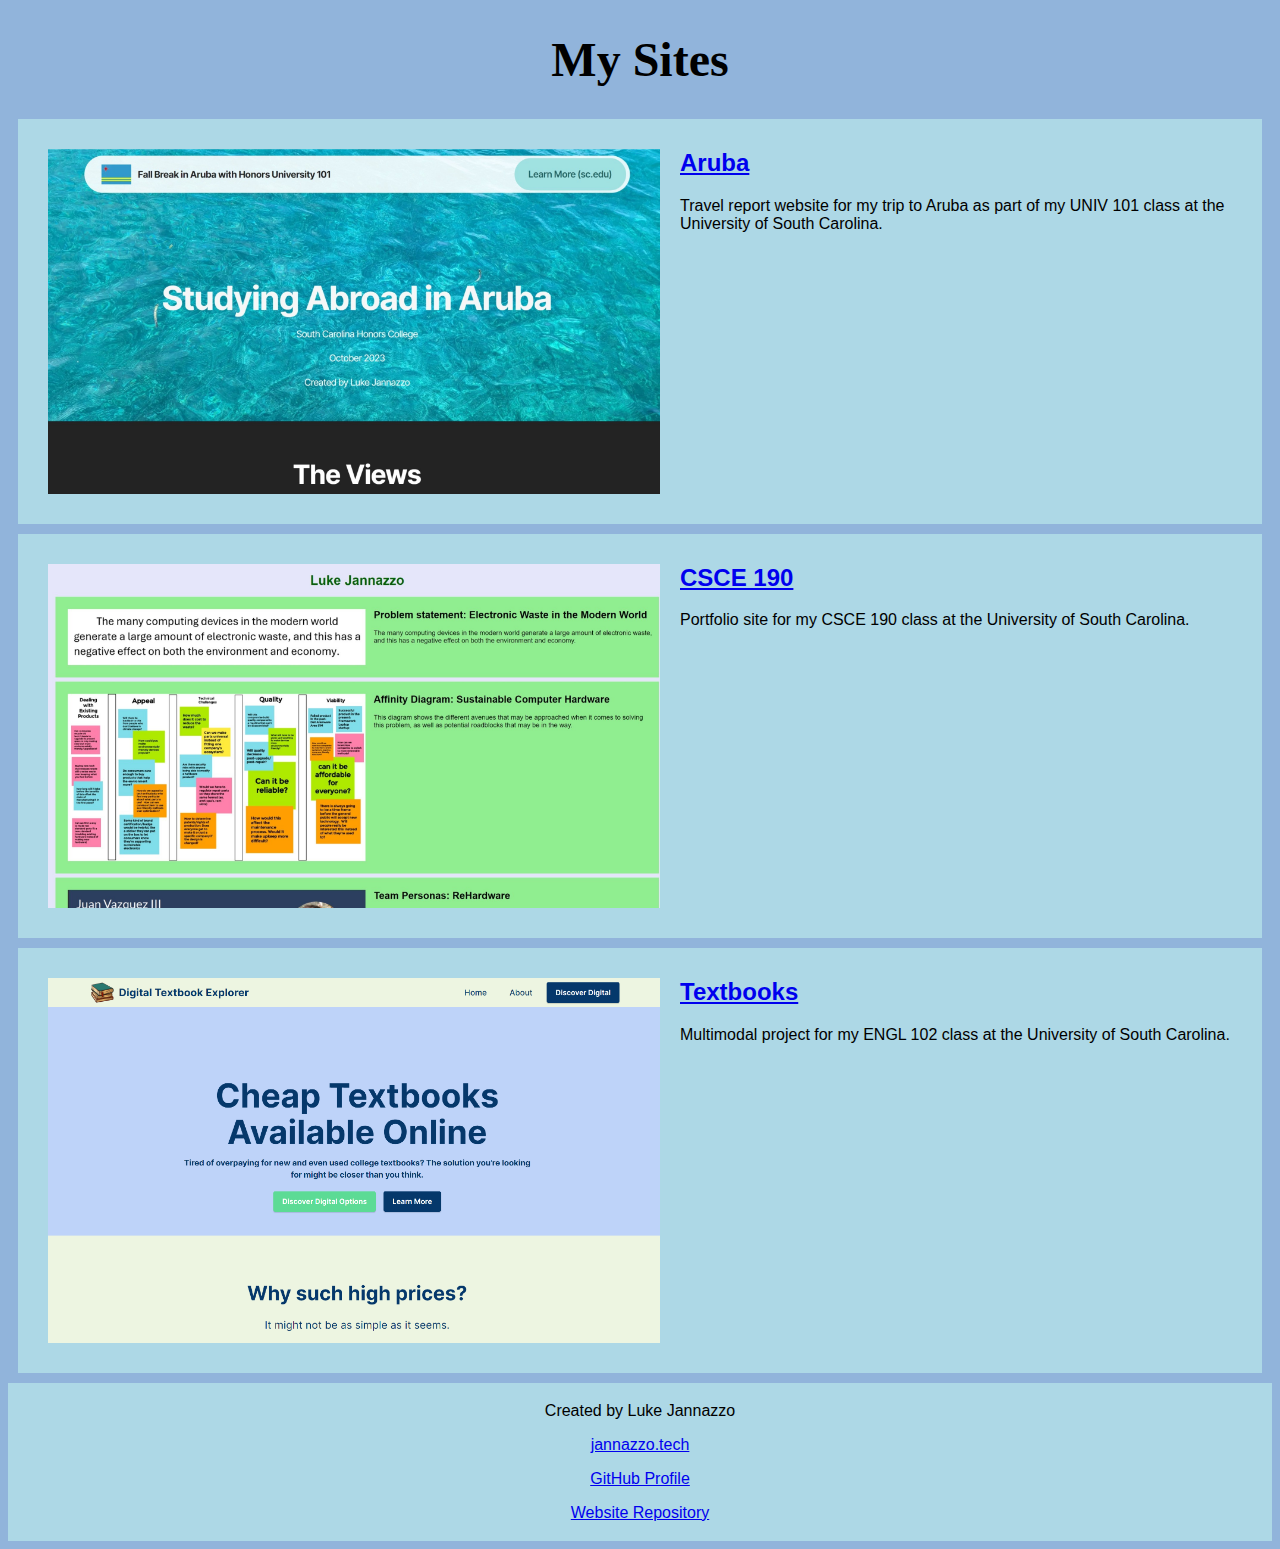
<file: index.html>
<!DOCTYPE html>
<html>
  <head>
    <title>Luke Jannazzo's Sites</title>
    <link rel="stylesheet" href="style.css">
  </head>
  <body>
    <h1>My Sites</h1>

    <!-- Aruba -->
    <section class="site">
      <img src="assets/webcap-aruba.jpeg" height="100%">
      <section>
        <a href="./aruba"><h2>Aruba</h2></a>
        <p>Travel report website for my trip to Aruba as part of my UNIV 101 class at the University of South Carolina.</p>
      </section>
    </section>

    <!-- CSCE 190 -->
    <section class="site">
      <img src="assets/webcap-csce190.jpeg" height="100%">
      <section>
        <a href="./csce190"><h2>CSCE 190</h2></a>
        <p>Portfolio site for my CSCE 190 class at the University of South Carolina.</p>
      </section>
    </section>
    
    <!-- Textbooks -->
    <section class="site">
      <img src="assets/webcap-textbooks.png" height="100%">
      <section>
        <a href="./textbooks"><h2>Textbooks</h2></a>
        <p>Multimodal project for my ENGL 102 class at the University of South Carolina.</p>
      </section>
    </section>

  </body>
  <footer>
    <p>Created by Luke Jannazzo</p>
    <p><a href="https://jannazzo.tech/">jannazzo.tech</a></p>
    <p><a href="https://github.com/jannazzo">GitHub Profile</a></p>
    <p><a href="https://github.com/jannazzo/sites">Website Repository</a></p>
  </footer>
</html>
</file>
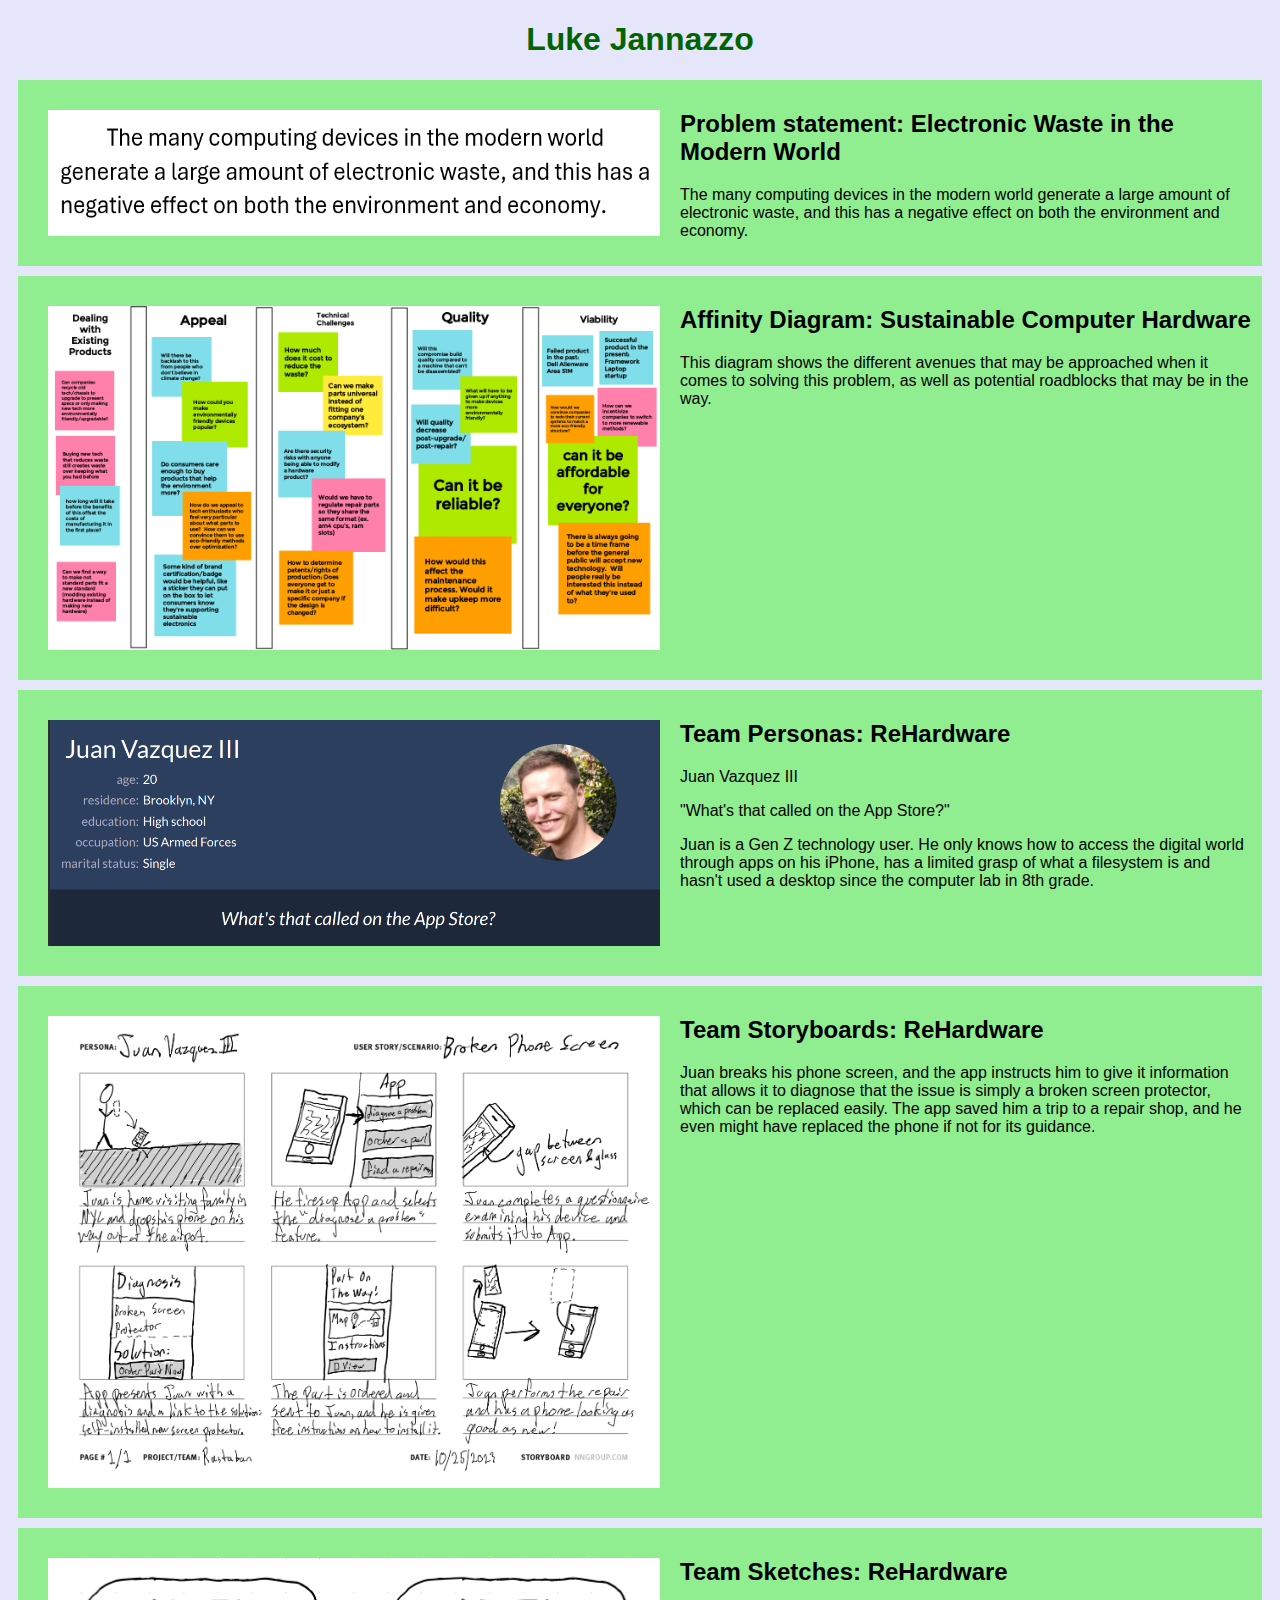
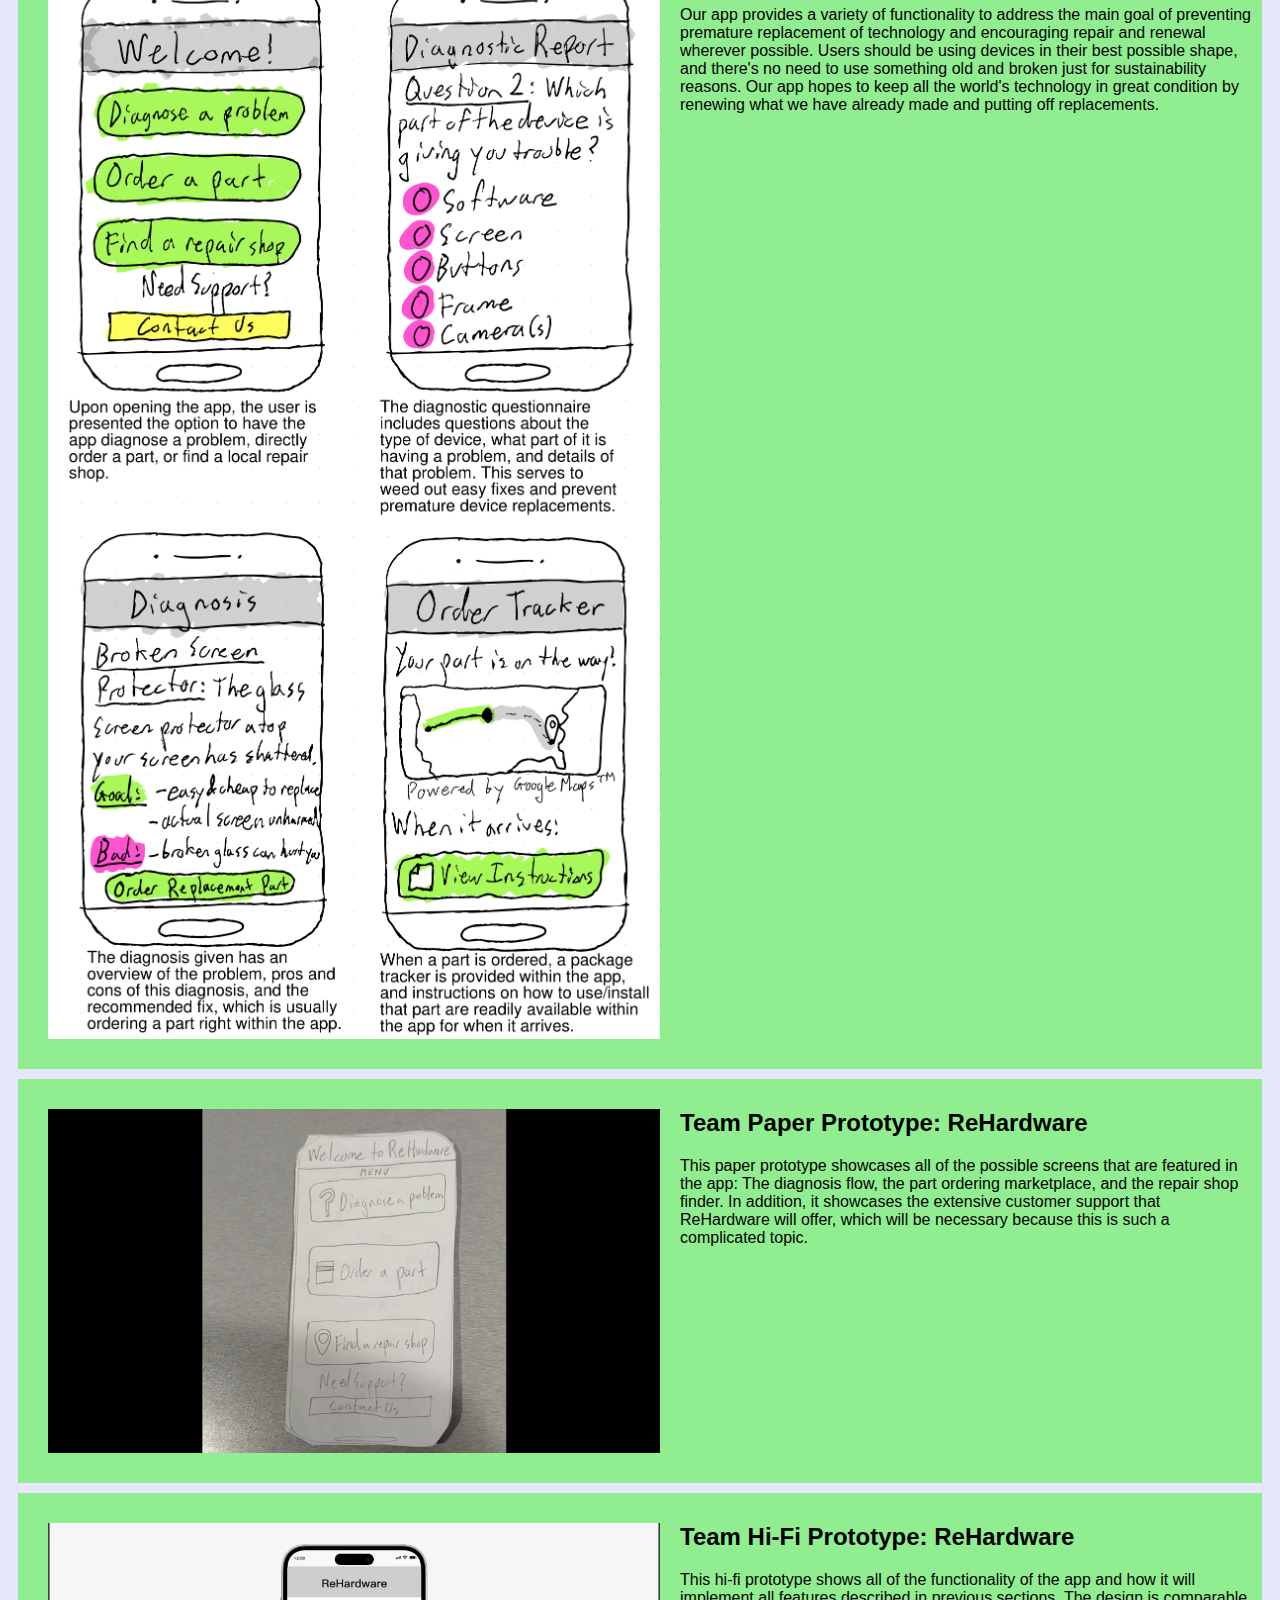
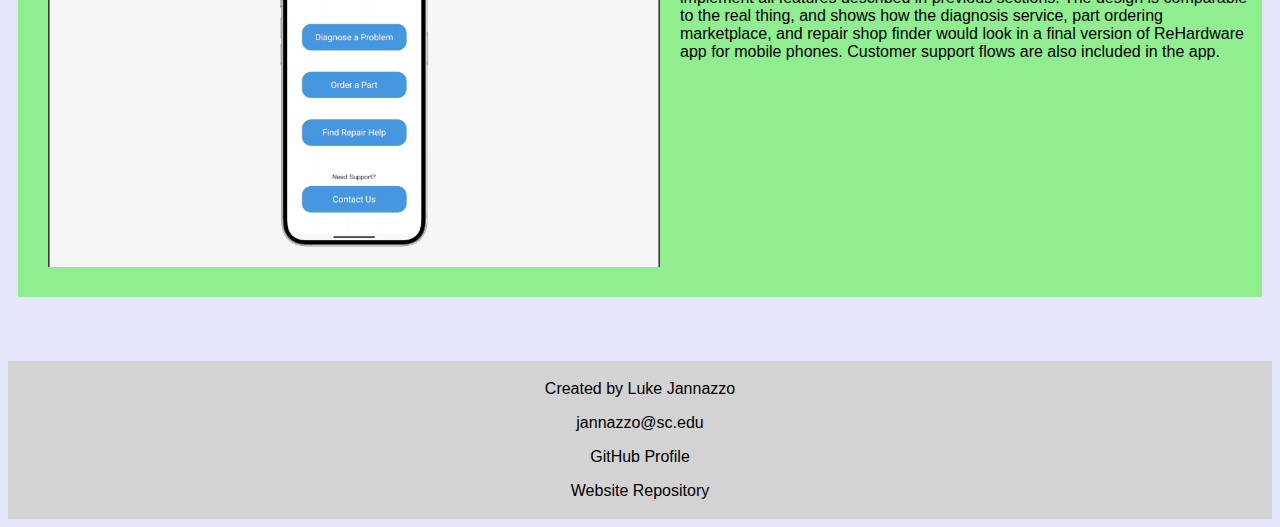
<file: csce190/index.html>
<!DOCTYPE html>
<html>
  <head>
    <title>CSCE 190: Luke Jannazzo</title>
    <link rel="stylesheet" href="style.css">
  </head>
  <body>
    <h1>Luke Jannazzo</h1>

    <!-- Problem Statement -->
    <section class="assign">
      <img src="images/problem-statement.png">
      <section class="assign-det">
        <h2>Problem statement: Electronic Waste in the Modern World</h2>
        <p>The many computing devices in the modern world generate a large amount of electronic waste,
        and this has a negative effect on both the environment and economy.</p>
      </section>
    </section>

    <!-- Affinity Diagram -->
    <section class="assign">
      <img src="images/affinity-diagram.png">
      <section class="assign-det">
        <a href="files/affinity-diagram.pdf"><h2>Affinity Diagram: Sustainable Computer Hardware</h2></a>
        <p>This diagram shows the different avenues that may be approached when it comes to solving this problem,
           as well as potential roadblocks that may be in the way.</p>
      </section>
    </section>

    <!-- Personas -->
    <section class="assign">
      <img src="images/my-persona.png">
      <section class="assign-det">
        <a href="files/all-personas.pdf"><h2>Team Personas: ReHardware</h2></a>
        <p>Juan Vazquez III</p>
        <p>"What's that called on the App Store?"</p>
        <p>Juan is a Gen Z technology user. He only knows how to access the digital world through apps on his iPhone, has a
          limited grasp of what a filesystem is and hasn't used a desktop since the computer lab in 8th grade.</p>
      </section>
    </section>

    <!-- Storyboard -->
    <section class="assign">
      <img src="images/my-storyboard.png">
      <section class="assign-det">
        <a href="files/all-storyboards.pdf"><h2>Team Storyboards: ReHardware</h2></a>
        <p>Juan breaks his phone screen, and the app instructs him to give it information that allows it to 
          diagnose that the issue is simply a broken screen protector, which can be replaced easily. The app 
          saved him a trip to a repair shop, and he even might have replaced the phone if not for its guidance.</p>
      </section>
    </section>

    <!-- Sketch -->
    <section class="assign">
      <img src="images/my-sketch.png">
      <section class="assign-det">
        <a href="files/all-sketches.pdf"><h2>Team Sketches: ReHardware</h2></a>
        <p>Our app provides a variety of functionality to address the main goal of preventing premature replacement
          of technology and encouraging repair and renewal wherever possible. Users should be using devices in their
          best possible shape, and there's no need to use something old and broken just for sustainability reasons.
          Our app hopes to keep all the world's technology in great condition by renewing what we have already made
          and putting off replacements.</p>
      </section>
    </section>

    <!-- Paper Prototype -->
    <section class="assign">
      <img src="images/team-prototype.png">
      <section class="assign-det">
        <a href="https://youtu.be/4w-PTzYE8Tw"><h2>Team Paper Prototype: ReHardware</h2></a>
        <p>This paper prototype showcases all of the possible screens that are featured in the app:
          The diagnosis flow, the part ordering marketplace, and the repair shop finder. In addition,
          it showcases the extensive customer support that ReHardware will offer, which will be necessary
          because this is such a complicated topic.</p>
      </section>
    </section>

    <!-- Hi-Fi Prototype -->
    <section class="assign">
      <img src="images/team-hifi.png">
      <section class="assign-det">
        <a href="https://youtu.be/XD2W1RT-nlg"><h2>Team Hi-Fi Prototype: ReHardware</h2></a>
        <p>This hi-fi prototype shows all of the functionality of the app and how it will implement all
          features described in previous sections. The design is comparable to the real thing, and shows how the
          diagnosis service, part ordering marketplace, and repair shop finder would look in a final version of
          ReHardware app for mobile phones. Customer support flows are also included in the app.</p>
      </section>
    </section>

  </body>
  <footer>
    <p>Created by Luke Jannazzo</p>
    <p><a href="mailto:jannazzo@sc.edu">jannazzo@sc.edu</a></p>
    <p><a href="https://github.com/jannazzo">GitHub Profile</a></p>
    <p><a href="https://github.com/jannazzo/jannazzo.github.io">Website Repository</a></p>
  </footer>
</html>
</file>
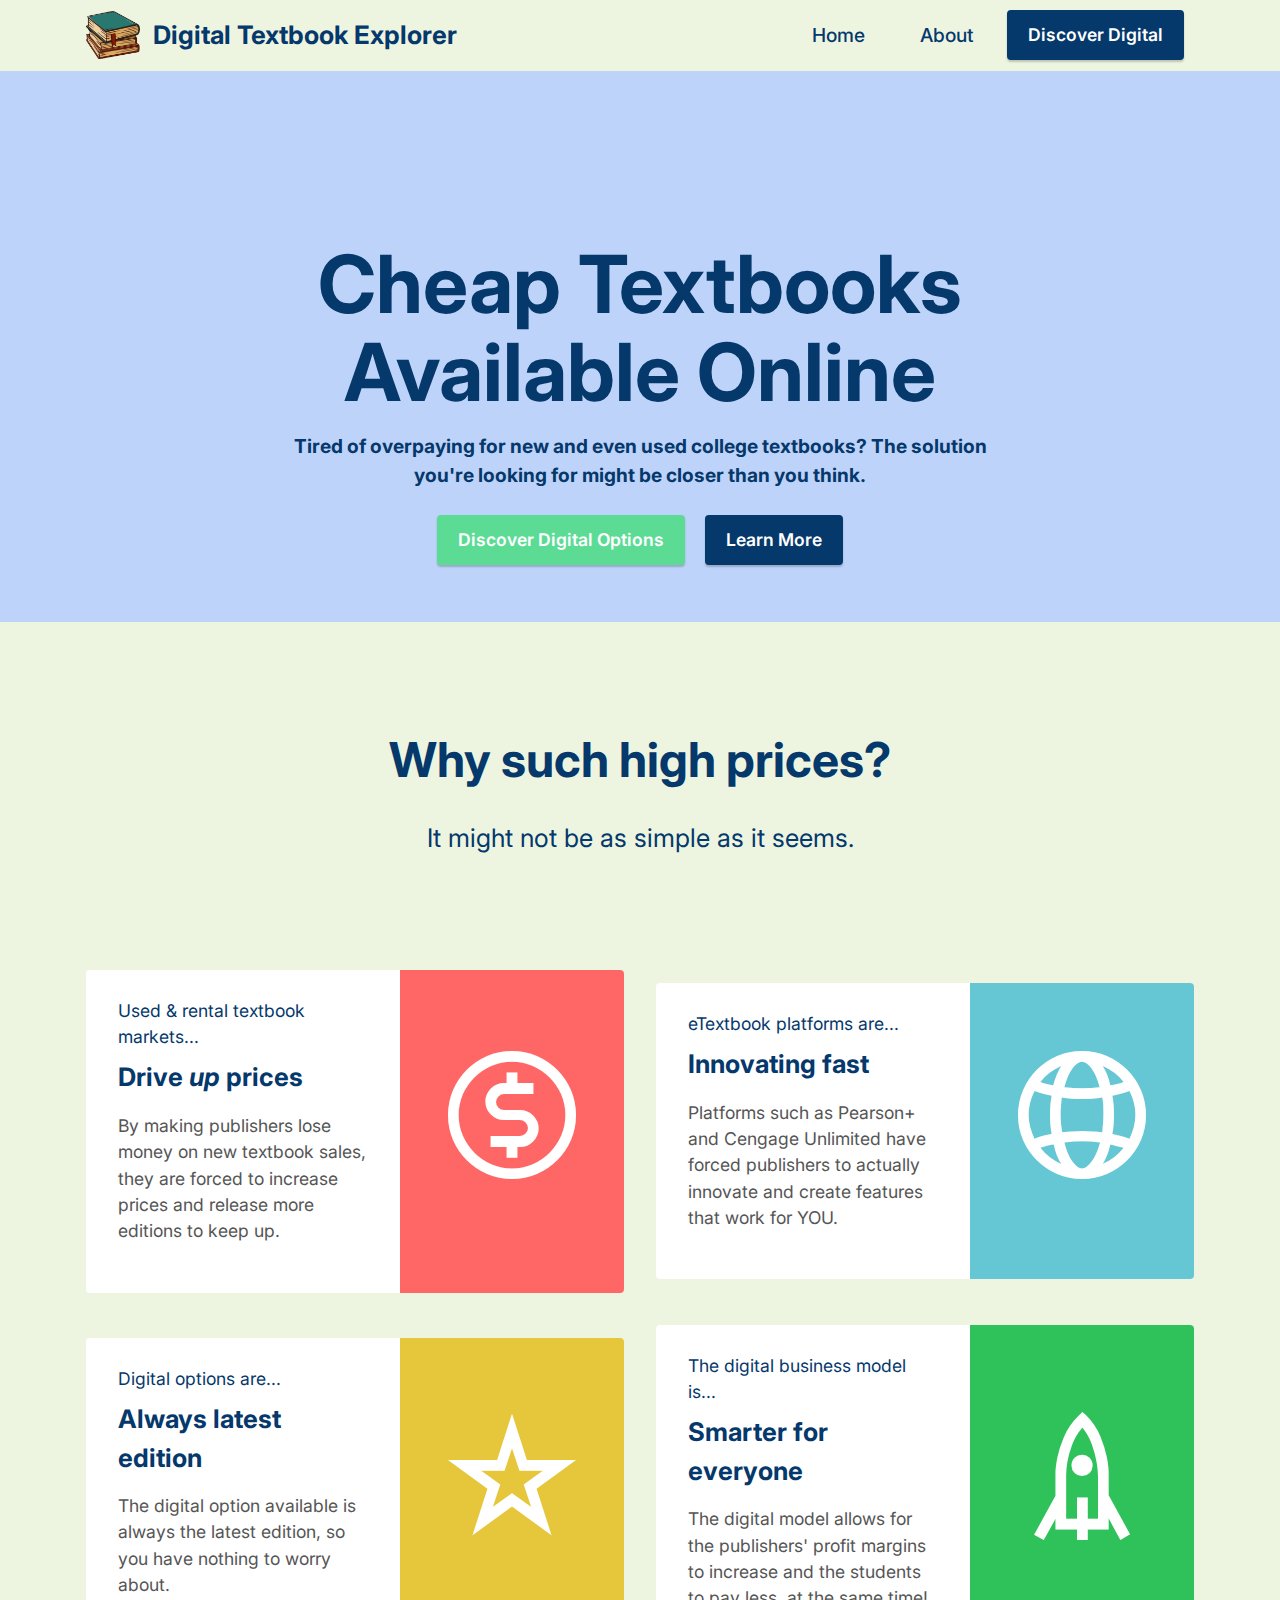
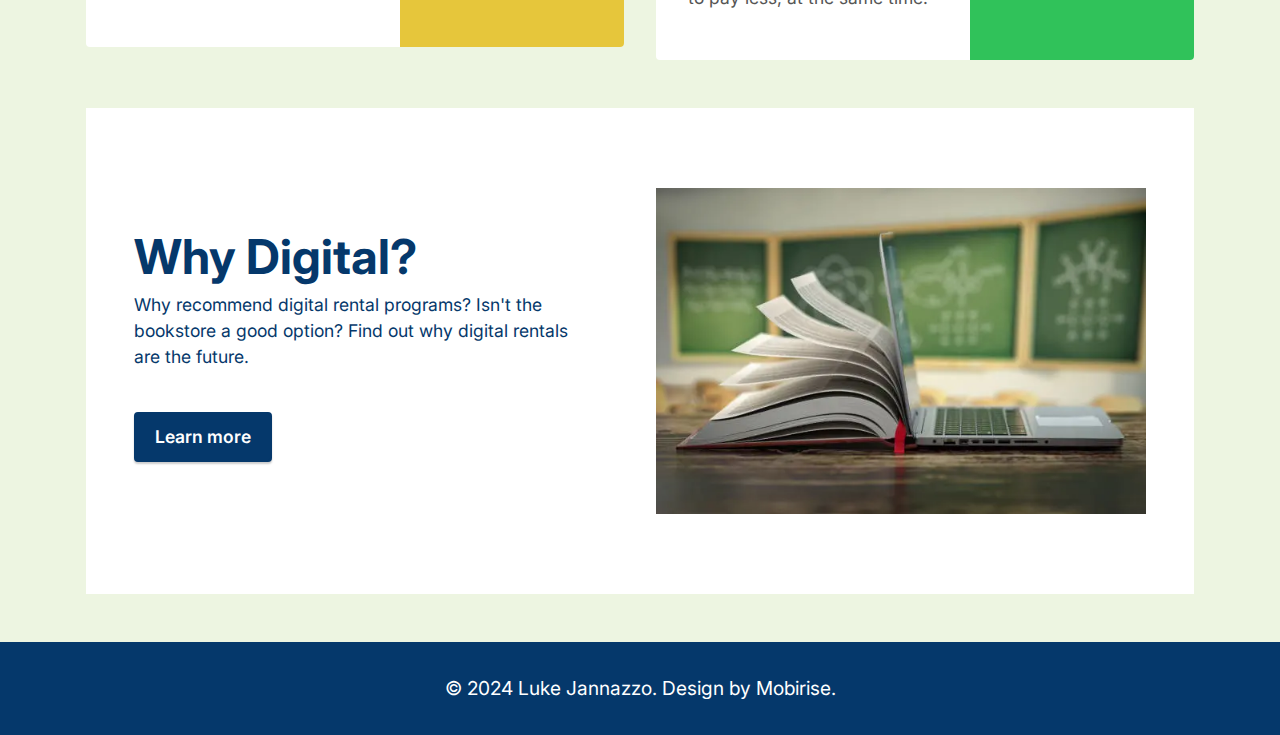
<file: textbooks/index.html>
<!DOCTYPE html>
<html  >
<head>
  <meta charset="UTF-8">
  <meta http-equiv="X-UA-Compatible" content="IE=edge">
  <meta name="viewport" content="width=device-width, initial-scale=1, minimum-scale=1">
  <link rel="shortcut icon" href="assets/favicon.ico" type="image/x-icon">
  <meta name="description" content="">
  
  
  <title>Home</title>
  <link rel="stylesheet" href="assets/web/assets/mobirise-icons2/mobirise2.css">
  <link rel="stylesheet" href="assets/bootstrap/css/bootstrap.min.css">
  <link rel="stylesheet" href="assets/bootstrap/css/bootstrap-grid.min.css">
  <link rel="stylesheet" href="assets/bootstrap/css/bootstrap-reboot.min.css">
  <link rel="stylesheet" href="assets/dropdown/css/style.css">
  <link rel="stylesheet" href="assets/socicon/css/styles.css">
  <link rel="stylesheet" href="assets/theme/css/style.css">
  <link rel="preload" href="https://fonts.googleapis.com/css?family=Inter:100,200,300,400,500,600,700,800,900&display=swap" as="style" onload="this.onload=null;this.rel='stylesheet'">
  <noscript><link rel="stylesheet" href="https://fonts.googleapis.com/css?family=Inter:100,200,300,400,500,600,700,800,900&display=swap"></noscript>
  <link rel="preload" as="style" href="assets/mobirise/css/mbr-additional.css"><link rel="stylesheet" href="assets/mobirise/css/mbr-additional.css" type="text/css">

  
  
  
</head>
<body>
  
  <section data-bs-version="5.1" class="menu menu3 cid-sFAA5oUu2Y" once="menu" id="menu3-1">
    
    <nav class="navbar navbar-dropdown navbar-expand-lg">
        <div class="container">
            <div class="navbar-brand">
                <span class="navbar-logo">
                    <a href="index.html">
                        <img src="assets/images/pngtree-book-clipart-vector-png-image-6653536.webp" alt="Textbook Icon" style="height: 3rem;">
                    </a>
                </span>
                <span class="navbar-caption-wrap"><a class="navbar-caption text-primary display-5" href="index.html">Digital Textbook Explorer</a></span>
            </div>
            <button class="navbar-toggler" type="button" data-toggle="collapse" data-bs-toggle="collapse" data-target="#navbarSupportedContent" data-bs-target="#navbarSupportedContent" aria-controls="navbarNavAltMarkup" aria-expanded="false" aria-label="Toggle navigation">
                <div class="hamburger">
                    <span></span>
                    <span></span>
                    <span></span>
                    <span></span>
                </div>
            </button>
            <div class="collapse navbar-collapse" id="navbarSupportedContent">
                <ul class="navbar-nav nav-dropdown" data-app-modern-menu="true"><li class="nav-item"><a class="nav-link link text-primary display-7" href="index.html">Home&nbsp;</a></li>
                    
                    <li class="nav-item"><a class="nav-link link text-primary display-7" href="about.html">About</a></li></ul>
                
                <div class="navbar-buttons mbr-section-btn"><a class="btn btn-primary display-4" href="discover.html">Discover Digital</a></div>
            </div>
        </div>
    </nav>
</section>

<section data-bs-version="5.1" class="header1 cid-sFCAOqBTxa" id="header1-i">

    

    

    <div class="container">
        <div class="row justify-content-center">
            <div class="col-12 col-lg-8">
                <h1 class="mbr-section-title mbr-fonts-style mb-3 display-1"><strong>Cheap Textbooks Available Online</strong></h1>
                
                <p class="mbr-text mbr-fonts-style display-7"><strong>
                    Tired of overpaying for new and even used college textbooks? The solution you're looking for might be closer than you think.</strong></p>
                <div class="mbr-section-btn mt-3"><a class="btn btn-secondary display-4" href="discover.html">Discover Digital Options</a> <a class="btn btn-primary display-4" href="about.html">Learn More</a></div>
            </div>
        </div>
    </div>
</section>

<section data-bs-version="5.1" class="content4 cid-sFADQxFnEn" id="content4-5">
    
    
    <div class="container">
        <div class="row justify-content-center">
            <div class="title col-md-12 col-lg-10">
                <h3 class="mbr-section-title mbr-fonts-style align-center mb-4 display-2">
                    <strong>Why such high prices?</strong></h3>
                <h4 class="mbr-section-subtitle align-center mbr-fonts-style mb-4 display-5">It might not be as simple as it seems.</h4>
                
            </div>
        </div>
    </div>
</section>

<section data-bs-version="5.1" class="features5 cid-sFACYYm0AQ" id="features6-3">

    

    
    <div class="container">
        <div class="row justify-content-center">
            <div class="card col-12 col-lg-6">
                <div class="card-wrapper mbr-flex">
                    <div class="card-box align-left">
                        <h6 class="card-subtitle mbr-fonts-style align-left mb-2 display-4">Used &amp; rental textbook markets...</h6>
                        <h5 class="card-title mbr-fonts-style align-left mb-3 display-5"><strong>Drive <em>up</em> prices</strong></h5>
                        <p class="mbr-text mbr-fonts-style mb-3 display-4">
                            By making publishers lose money on new textbook sales, they are forced to increase prices and release more editions to keep up.</p>
                        
                    </div>
                    <div class="img-wrapper img1 align-center">
                        <span class="mbr-iconfont mobi-mbri-cash mobi-mbri"></span>
                    </div>
                </div>
            </div>

            <div class="card col-12 col-lg-6">
                <div class="card-wrapper mbr-flex">
                    <div class="card-box align-left">
                        <h6 class="card-subtitle mbr-fonts-style align-left mb-2 display-4">eTextbook platforms are...</h6>
                        <h5 class="card-title mbr-fonts-style align-left mb-3 display-5"><strong>Innovating fast</strong></h5>
                        <p class="mbr-text mbr-fonts-style mb-3 display-4">
                            Platforms such as Pearson+ and Cengage Unlimited have forced publishers to actually innovate and create features that work for YOU.</p>
                        
                    </div>
                    <div class="img-wrapper img2 align-center">
                        <span class="mbr-iconfont mobi-mbri-globe-2 mobi-mbri"></span>
                    </div>
                </div>
            </div>
        </div>
    </div>
</section>

<section data-bs-version="5.1" class="features5 cid-u9Xpvsx7vg" id="features6-2">

    

    
    <div class="container">
        <div class="row justify-content-center">
            <div class="card col-12 col-lg-6">
                <div class="card-wrapper mbr-flex">
                    <div class="card-box align-left">
                        <h6 class="card-subtitle mbr-fonts-style align-left mb-2 display-4">Digital options are...</h6>
                        <h5 class="card-title mbr-fonts-style align-left mb-3 display-5"><strong>Always latest edition</strong></h5>
                        <p class="mbr-text mbr-fonts-style mb-3 display-4">
                            The digital option available is always the latest edition, so you have nothing to worry about.</p>
                        
                    </div>
                    <div class="img-wrapper img1 align-center">
                        <span class="mbr-iconfont mobi-mbri-star mobi-mbri"></span>
                    </div>
                </div>
            </div>

            <div class="card col-12 col-lg-6">
                <div class="card-wrapper mbr-flex">
                    <div class="card-box align-left">
                        <h6 class="card-subtitle mbr-fonts-style align-left mb-2 display-4">The digital business model is...</h6>
                        <h5 class="card-title mbr-fonts-style align-left mb-3 display-5"><strong>Smarter for everyone</strong></h5>
                        <p class="mbr-text mbr-fonts-style mb-3 display-4">The digital model allows for the publishers' profit margins to increase and the students to pay less, at the same time!</p>
                        
                    </div>
                    <div class="img-wrapper img2 align-center">
                        <span class="mbr-iconfont mobi-mbri-rocket mobi-mbri"></span>
                    </div>
                </div>
            </div>
        </div>
    </div>
</section>

<section data-bs-version="5.1" class="features15 cid-sFANq99njx" id="features16-9">

    

    
    <div class="container">
        <div class="content-wrapper">
            <div class="row align-items-center">
                <div class="col-12 col-lg">
                    <div class="text-wrapper">
                        <h6 class="card-title mbr-fonts-style display-2"><strong>Why Digital?</strong></h6>
                        <p class="mbr-text mbr-fonts-style mb-4 display-4">Why recommend digital rental programs? Isn't the bookstore a good option? Find out why digital rentals are the future.</p>
                        <div class="mbr-section-btn mt-3"><a class="btn btn-primary display-4" href="about.html">Learn more</a></div>
                    </div>
                </div>
                <div class="col-12 col-lg-6">
                    <div class="image-wrapper">
                        <img src="assets/images/computertextbooks.webp" alt="computer with a textbook">
                    </div>
                </div>
            </div>
        </div>
    </div>
</section>

<section data-bs-version="5.1" class="footer3 cid-sFAOjz8nX7" once="footers" id="footer3-d">

    

    

    <div class="container">
        <div class="media-container-row align-center mbr-white">
            
            
            <div class="row row-copirayt">
                <p class="mbr-text mb-0 mbr-fonts-style mbr-white align-center display-7">
                    © 2024 Luke Jannazzo. Design by Mobirise.</p>
            </div>
        </div>
    </div>
</section>
  
</body>
</html>
</file>
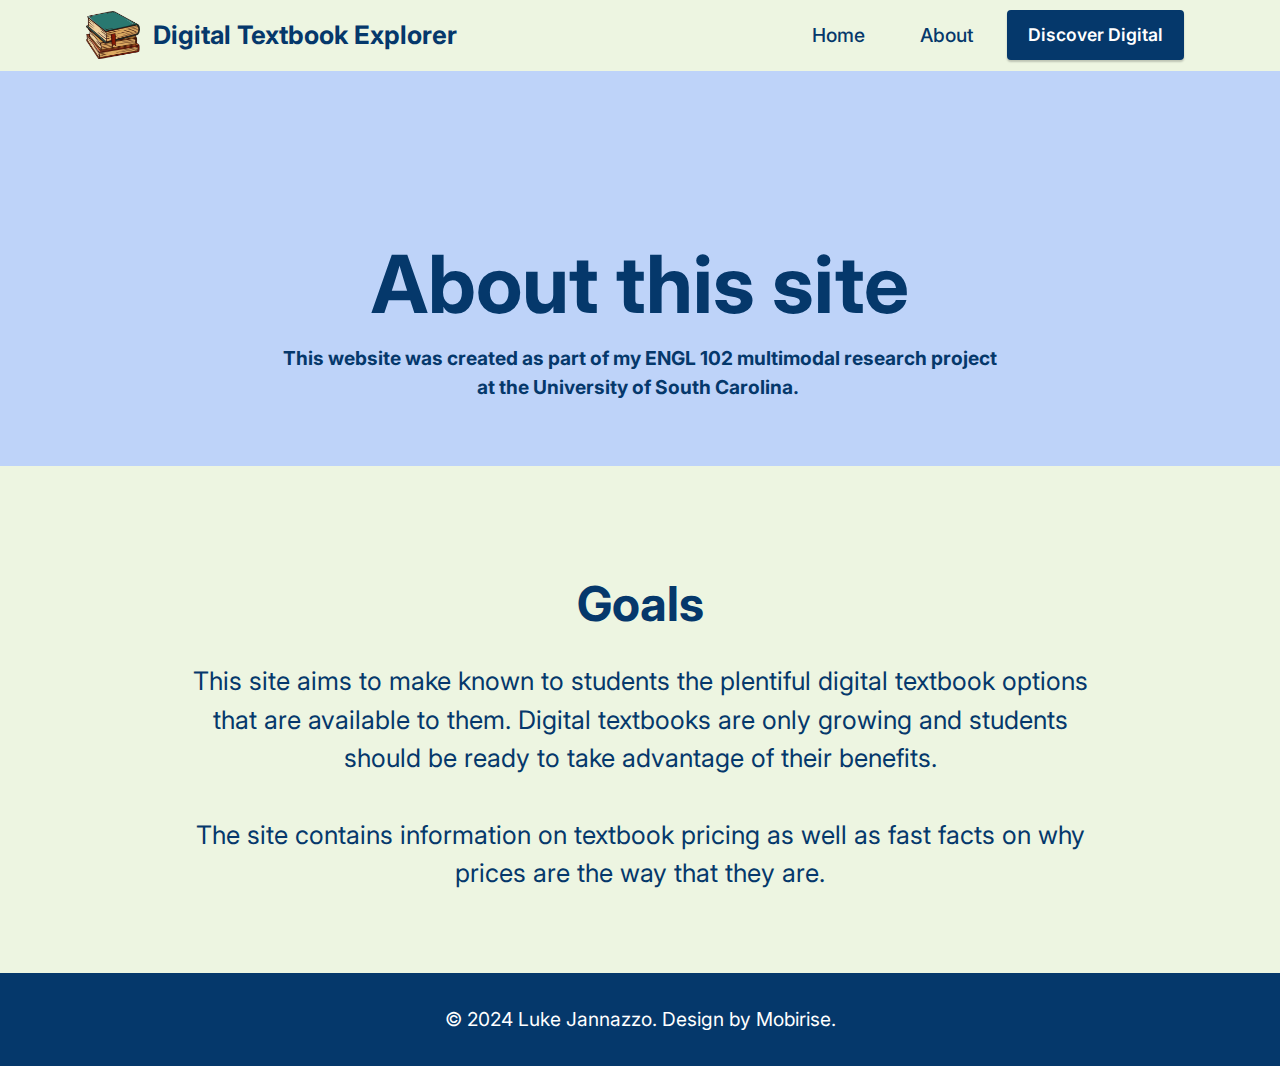
<file: textbooks/about.html>
<!DOCTYPE html>
<html  >
<head>
  <meta charset="UTF-8">
  <meta http-equiv="X-UA-Compatible" content="IE=edge">
  <meta name="viewport" content="width=device-width, initial-scale=1, minimum-scale=1">
  <link rel="shortcut icon" href="assets/favicon.ico" type="image/x-icon">
  <meta name="description" content="">
  
  
  <title>About</title>
  <link rel="stylesheet" href="assets/bootstrap/css/bootstrap.min.css">
  <link rel="stylesheet" href="assets/bootstrap/css/bootstrap-grid.min.css">
  <link rel="stylesheet" href="assets/bootstrap/css/bootstrap-reboot.min.css">
  <link rel="stylesheet" href="assets/dropdown/css/style.css">
  <link rel="stylesheet" href="assets/socicon/css/styles.css">
  <link rel="stylesheet" href="assets/theme/css/style.css">
  <link rel="preload" href="https://fonts.googleapis.com/css?family=Inter:100,200,300,400,500,600,700,800,900&display=swap" as="style" onload="this.onload=null;this.rel='stylesheet'">
  <noscript><link rel="stylesheet" href="https://fonts.googleapis.com/css?family=Inter:100,200,300,400,500,600,700,800,900&display=swap"></noscript>
  <link rel="preload" as="style" href="assets/mobirise/css/mbr-additional.css"><link rel="stylesheet" href="assets/mobirise/css/mbr-additional.css" type="text/css">

  
  
  
</head>
<body>
  
  <section data-bs-version="5.1" class="menu menu3 cid-sFAA5oUu2Y" once="menu" id="menu3-1">
    
    <nav class="navbar navbar-dropdown navbar-expand-lg">
        <div class="container">
            <div class="navbar-brand">
                <span class="navbar-logo">
                    <a href="index.html">
                        <img src="assets/images/pngtree-book-clipart-vector-png-image-6653536.webp" alt="Textbook Icon" style="height: 3rem;">
                    </a>
                </span>
                <span class="navbar-caption-wrap"><a class="navbar-caption text-primary display-5" href="index.html">Digital Textbook Explorer</a></span>
            </div>
            <button class="navbar-toggler" type="button" data-toggle="collapse" data-bs-toggle="collapse" data-target="#navbarSupportedContent" data-bs-target="#navbarSupportedContent" aria-controls="navbarNavAltMarkup" aria-expanded="false" aria-label="Toggle navigation">
                <div class="hamburger">
                    <span></span>
                    <span></span>
                    <span></span>
                    <span></span>
                </div>
            </button>
            <div class="collapse navbar-collapse" id="navbarSupportedContent">
                <ul class="navbar-nav nav-dropdown" data-app-modern-menu="true"><li class="nav-item"><a class="nav-link link text-primary display-7" href="index.html">Home&nbsp;</a></li>
                    
                    <li class="nav-item"><a class="nav-link link text-primary display-7" href="about.html">About</a></li></ul>
                
                <div class="navbar-buttons mbr-section-btn"><a class="btn btn-primary display-4" href="discover.html">Discover Digital</a></div>
            </div>
        </div>
    </nav>
</section>

<section data-bs-version="5.1" class="header1 cid-sFCAOqBTxa" id="header1-i">

    

    

    <div class="container">
        <div class="row justify-content-center">
            <div class="col-12 col-lg-8">
                <h1 class="mbr-section-title mbr-fonts-style mb-3 display-1"><strong>About this site</strong></h1>
                
                <p class="mbr-text mbr-fonts-style display-7"><strong>This website was created as part of my ENGL 102 multimodal research project at the University of South Carolina.&nbsp;</strong></p>
                
            </div>
        </div>
    </div>
</section>

<section data-bs-version="5.1" class="content4 cid-sFADQxFnEn" id="content4-5">
    
    
    <div class="container">
        <div class="row justify-content-center">
            <div class="title col-md-12 col-lg-10">
                <h3 class="mbr-section-title mbr-fonts-style align-center mb-4 display-2">
                    <strong>Goals</strong></h3>
                <h4 class="mbr-section-subtitle align-center mbr-fonts-style mb-4 display-5">This site aims to make known to students the plentiful digital textbook options that are available to them. Digital textbooks are only growing and students should be ready to take advantage of their benefits.<br><br>The site contains information on textbook pricing as well as fast facts on why prices are the way that they are.</h4>
                
            </div>
        </div>
    </div>
</section>

<section data-bs-version="5.1" class="footer3 cid-sFAOjz8nX7" once="footers" id="footer3-d">

    

    

    <div class="container">
        <div class="media-container-row align-center mbr-white">
            
            
            <div class="row row-copirayt">
                <p class="mbr-text mb-0 mbr-fonts-style mbr-white align-center display-7">
                    © 2024 Luke Jannazzo. Design by Mobirise.</p>
            </div>
        </div>
    </div>
</section>
  
</body>
</html>
</file>
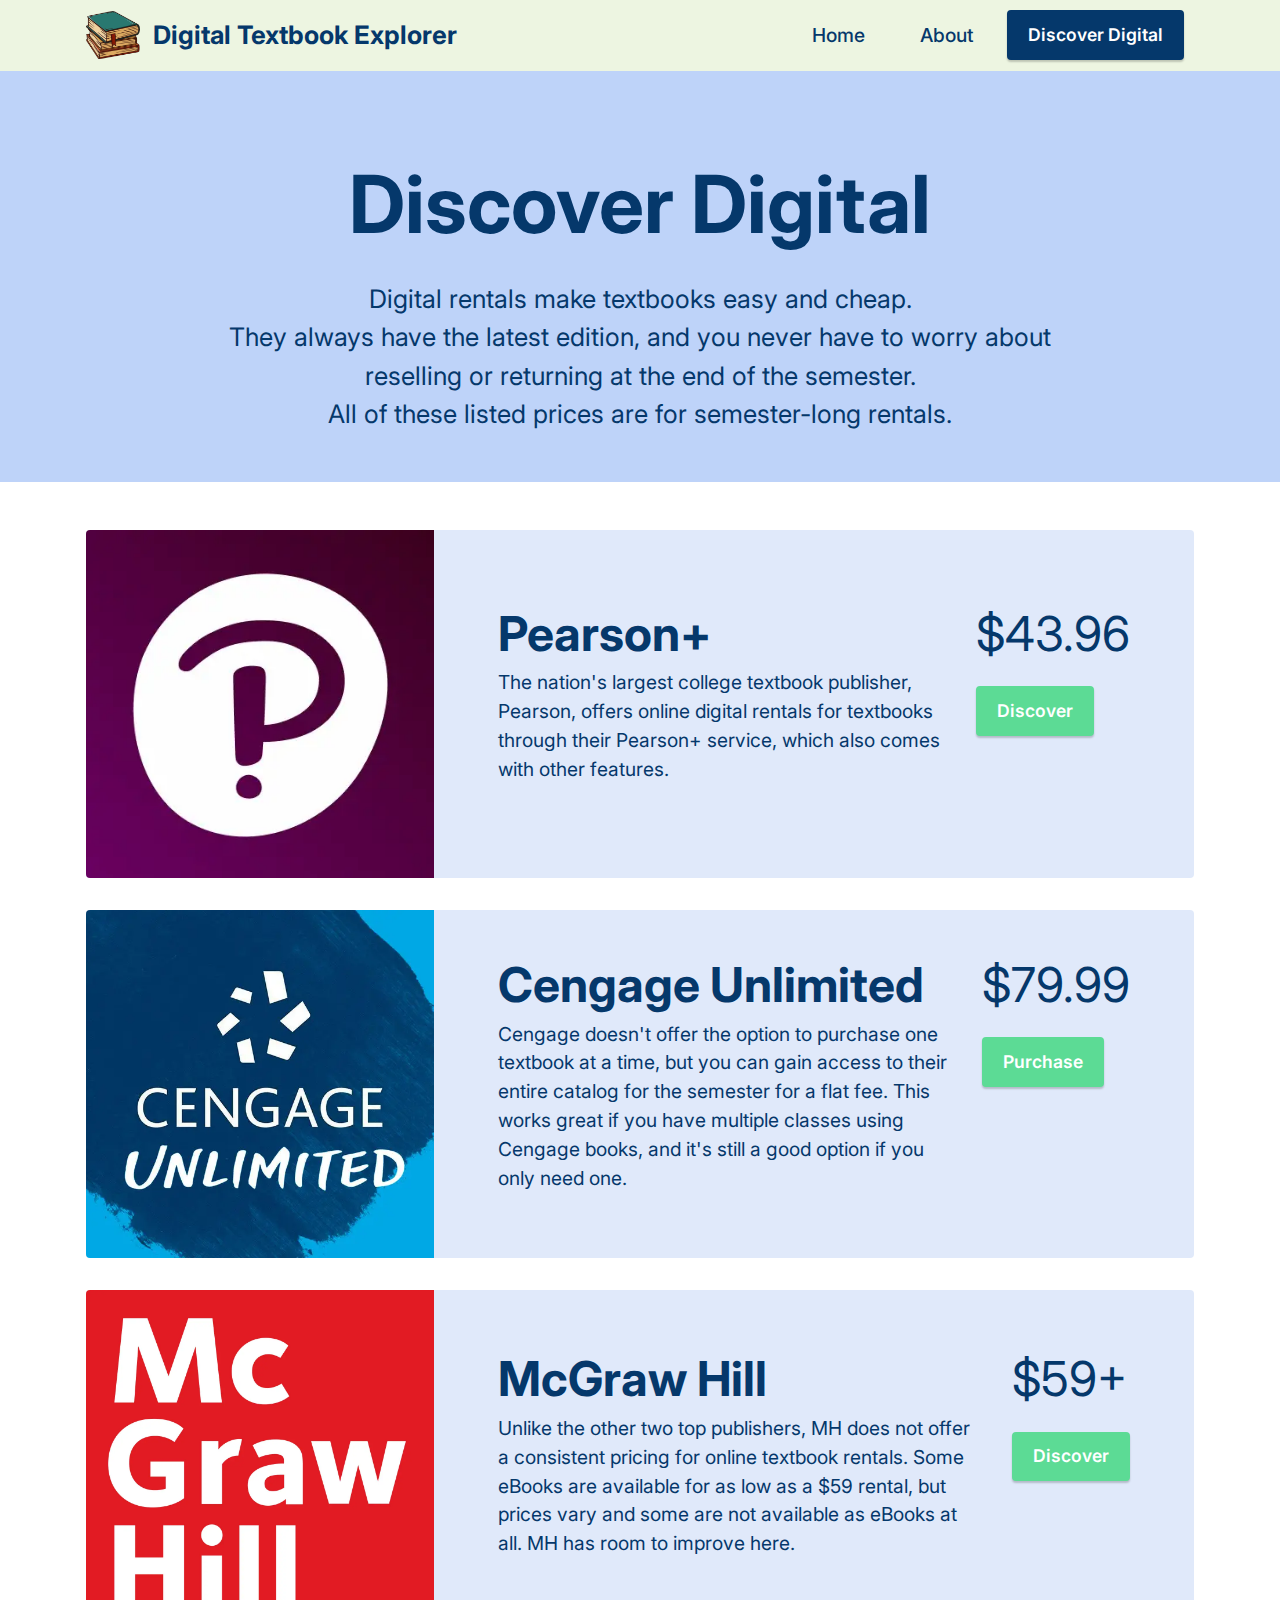
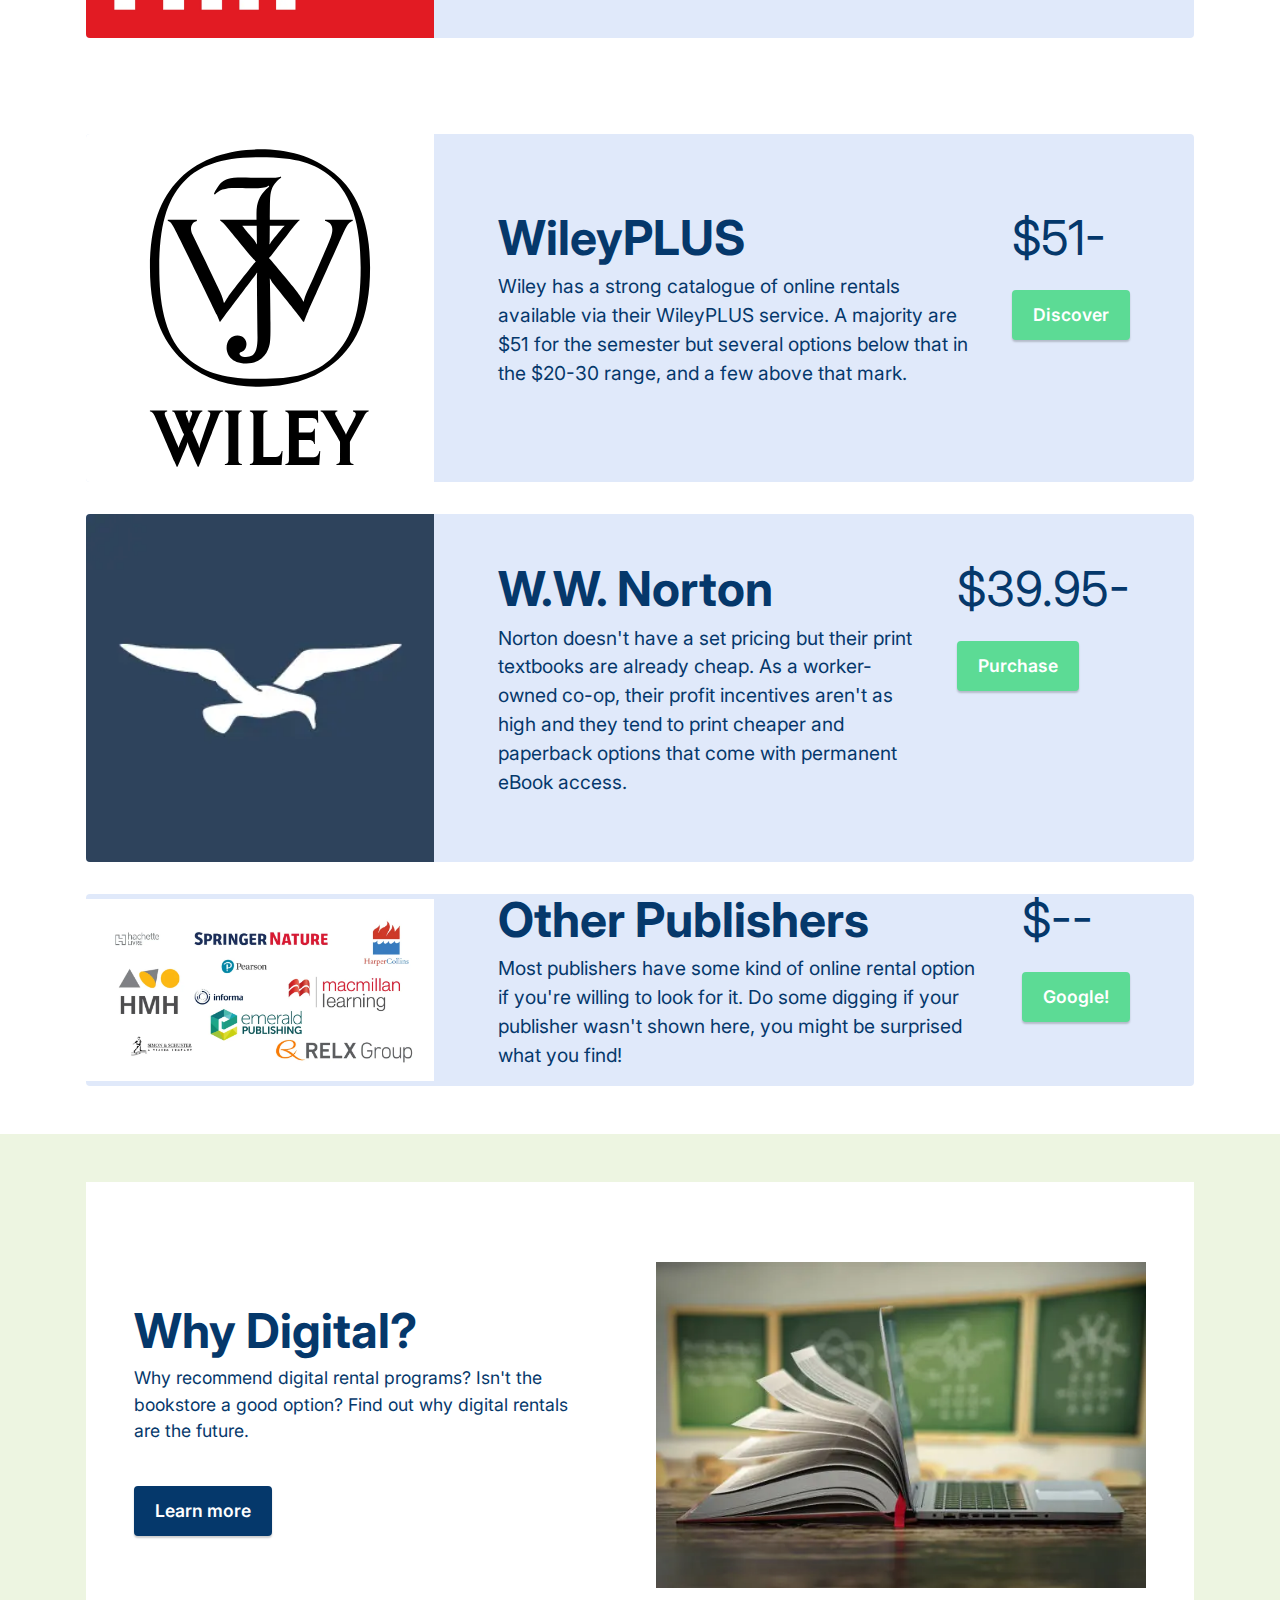
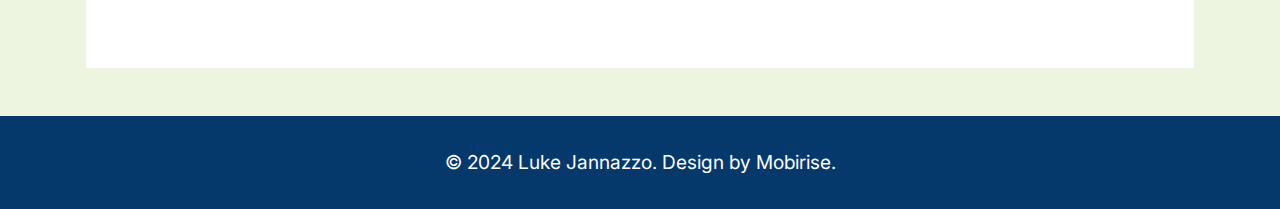
<file: textbooks/discover.html>
<!DOCTYPE html>
<html  >
<head>
  <meta charset="UTF-8">
  <meta http-equiv="X-UA-Compatible" content="IE=edge">
  <meta name="viewport" content="width=device-width, initial-scale=1, minimum-scale=1">
  <link rel="shortcut icon" href="assets/favicon.ico" type="image/x-icon">
  <meta name="description" content="">
  
  
  <title>Discover</title>
  <link rel="stylesheet" href="assets/bootstrap/css/bootstrap.min.css">
  <link rel="stylesheet" href="assets/bootstrap/css/bootstrap-grid.min.css">
  <link rel="stylesheet" href="assets/bootstrap/css/bootstrap-reboot.min.css">
  <link rel="stylesheet" href="assets/dropdown/css/style.css">
  <link rel="stylesheet" href="assets/socicon/css/styles.css">
  <link rel="stylesheet" href="assets/theme/css/style.css">
  <link rel="preload" href="https://fonts.googleapis.com/css?family=Inter:100,200,300,400,500,600,700,800,900&display=swap" as="style" onload="this.onload=null;this.rel='stylesheet'">
  <noscript><link rel="stylesheet" href="https://fonts.googleapis.com/css?family=Inter:100,200,300,400,500,600,700,800,900&display=swap"></noscript>
  <link rel="preload" as="style" href="assets/mobirise/css/mbr-additional.css"><link rel="stylesheet" href="assets/mobirise/css/mbr-additional.css" type="text/css">

  
  
  
</head>
<body>
  
  <section data-bs-version="5.1" class="menu menu3 cid-sFAA5oUu2Y" once="menu" id="menu3-1">
    
    <nav class="navbar navbar-dropdown navbar-expand-lg">
        <div class="container">
            <div class="navbar-brand">
                <span class="navbar-logo">
                    <a href="index.html">
                        <img src="assets/images/pngtree-book-clipart-vector-png-image-6653536.webp" alt="Textbook Icon" style="height: 3rem;">
                    </a>
                </span>
                <span class="navbar-caption-wrap"><a class="navbar-caption text-primary display-5" href="index.html">Digital Textbook Explorer</a></span>
            </div>
            <button class="navbar-toggler" type="button" data-toggle="collapse" data-bs-toggle="collapse" data-target="#navbarSupportedContent" data-bs-target="#navbarSupportedContent" aria-controls="navbarNavAltMarkup" aria-expanded="false" aria-label="Toggle navigation">
                <div class="hamburger">
                    <span></span>
                    <span></span>
                    <span></span>
                    <span></span>
                </div>
            </button>
            <div class="collapse navbar-collapse" id="navbarSupportedContent">
                <ul class="navbar-nav nav-dropdown" data-app-modern-menu="true"><li class="nav-item"><a class="nav-link link text-primary display-7" href="index.html">Home&nbsp;</a></li>
                    
                    <li class="nav-item"><a class="nav-link link text-primary display-7" href="about.html">About</a></li></ul>
                
                <div class="navbar-buttons mbr-section-btn"><a class="btn btn-primary display-4" href="discover.html">Discover Digital</a></div>
            </div>
        </div>
    </nav>
</section>

<section data-bs-version="5.1" class="content4 cid-sFADQQfNeA" id="content4-6">
    
    
    <div class="container">
        <div class="row justify-content-center">
            <div class="title col-md-12 col-lg-10">
                <h3 class="mbr-section-title mbr-fonts-style align-center mb-4 display-1"><strong>Discover Digital</strong></h3>
                <h4 class="mbr-section-subtitle align-center mbr-fonts-style mb-4 display-5">Digital rentals make textbooks easy and cheap.
<div>
</div><div>They always have the latest edition, and you never have to worry about reselling or returning at the end of the semester.
</div><div>All of these listed prices are for semester-long rentals.</div><div>
</div></h4>
                
            </div>
        </div>
    </div>
</section>

<section data-bs-version="5.1" class="features8 cid-sFADMOwrhN" xmlns="http://www.w3.org/1999/html" id="features9-4">
    
    

    

    <div class="container">
        <div class="card">
            <div class="card-wrapper">
                <div class="row align-items-center">
                    <div class="col-12 col-md-4">
                        <div class="image-wrapper">
                            <img src="assets/images/pearson.webp" alt="Pearson Plus Logo">
                        </div>
                    </div>
                    <div class="col-12 col-md">
                        <div class="card-box">
                            <div class="row">
                                <div class="col-md">
                                    <h6 class="card-title mbr-fonts-style display-2"><strong>Pearson+&nbsp;</strong></h6>
                                    <p class="mbr-text mbr-fonts-style display-7">The nation's largest college textbook publisher, Pearson, offers online digital rentals for textbooks through their Pearson+ service, which also comes with other features.<br></p>
                                </div>
                                <div class="col-md-auto">
                                    <p class="price mbr-fonts-style display-2">$43.96</p>
                                    <div class="mbr-section-btn"><a href="https://www.pearson.com/en-us/pearsonplus/search.html" class="btn btn-secondary display-4" target="_blank">Discover</a></div>
                                </div>
                                <div></div>
                            </div>
                        </div>
                    </div>
                </div>
            </div>
        </div>
        <div class="card">
            <div class="card-wrapper">
                <div class="row align-items-center">
                    <div class="col-12 col-md-4">
                        <div class="image-wrapper">
                            <img src="assets/images/cengage.webp" alt="Cengage Unlimited Logo">
                        </div>
                    </div>
                    <div class="col-12 col-md">
                        <div class="card-box">
                            <div class="row">
                                <div class="col-md">
                                    <h6 class="card-title mbr-fonts-style display-2"><strong>Cengage Unlimited</strong></h6>
                                    <p class="mbr-text mbr-fonts-style display-7">Cengage doesn't offer the option to purchase one textbook at a time, but you can gain access to their entire catalog for the semester for a flat fee. This works great if you have multiple classes using Cengage books, and it's still a good option if you only need one.</p>
                                </div>
                                <div class="col-md-auto">
                                    <p class="price mbr-fonts-style display-2">$79.99</p>
                                    <div class="mbr-section-btn"><a href="https://www.cengage.com/unlimited/" class="btn btn-secondary display-4" target="_blank">Purchase</a></div>
                                </div>
                                <div></div>
                            </div>
                        </div>
                    </div>
                </div>
            </div>
        </div>
        <div class="card">
            <div class="card-wrapper">
                <div class="row align-items-center">
                    <div class="col-12 col-md-4">
                        <div class="image-wrapper">
                            <img src="assets/images/mgh.webp" alt="Mobirise Website Builder">
                        </div>
                    </div>
                    <div class="col-12 col-md">
                        <div class="card-box">
                            <div class="row">
                                <div class="col-md">
                                    <h6 class="card-title mbr-fonts-style display-2"><strong>McGraw Hill</strong></h6>
                                    <p class="mbr-text mbr-fonts-style display-7">Unlike the other two top publishers, MH does not offer a consistent pricing for online textbook rentals. Some eBooks are available for as low as a $59 rental, but prices vary and some are not available as eBooks at all. MH has room to improve here.</p>
                                </div>
                                <div class="col-md-auto">
                                    <p class="price mbr-fonts-style display-2">$59+</p>
                                    <div class="mbr-section-btn"><a href="https://www.mheducation.com/highered/student-search.html" class="btn btn-secondary display-4" target="_blank">Discover</a></div>
                                </div>
                                <div></div>
                            </div>
                        </div>
                    </div>
                </div>
            </div>
        </div>
    </div>
</section>

<section data-bs-version="5.1" class="features8 cid-u9Wwoke8Ua" xmlns="http://www.w3.org/1999/html" id="features9-1">
    
    

    

    <div class="container">
        <div class="card">
            <div class="card-wrapper">
                <div class="row align-items-center">
                    <div class="col-12 col-md-4">
                        <div class="image-wrapper">
                            <img src="assets/images/wiley.svg" alt="Pearson Plus Logo">
                        </div>
                    </div>
                    <div class="col-12 col-md">
                        <div class="card-box">
                            <div class="row">
                                <div class="col-md">
                                    <h6 class="card-title mbr-fonts-style display-2"><strong>WileyPLUS</strong></h6>
                                    <p class="mbr-text mbr-fonts-style display-7">Wiley has a strong catalogue of online rentals available via their WileyPLUS service. A majority are $51 for the semester but several options below that in the $20-30 range, and a few above that mark.<br></p>
                                </div>
                                <div class="col-md-auto">
                                    <p class="price mbr-fonts-style display-2">$51-</p>
                                    <div class="mbr-section-btn"><a href="https://www.wiley.com/textbook-rental/" class="btn btn-secondary display-4" target="_blank">Discover</a></div>
                                </div>
                                <div></div>
                            </div>
                        </div>
                    </div>
                </div>
            </div>
        </div>
        <div class="card">
            <div class="card-wrapper">
                <div class="row align-items-center">
                    <div class="col-12 col-md-4">
                        <div class="image-wrapper">
                            <img src="assets/images/wwnorton.webp" alt="WW Norton Logo">
                        </div>
                    </div>
                    <div class="col-12 col-md">
                        <div class="card-box">
                            <div class="row">
                                <div class="col-md">
                                    <h6 class="card-title mbr-fonts-style display-2"><strong>W.W. Norton</strong></h6>
                                    <p class="mbr-text mbr-fonts-style display-7">Norton doesn't have a set pricing but their print textbooks are already cheap. As a worker-owned co-op, their profit incentives aren't as high and they tend to print cheaper and paperback options that come with permanent eBook access.</p>
                                </div>
                                <div class="col-md-auto">
                                    <p class="price mbr-fonts-style display-2">$39.95-</p>
                                    <div class="mbr-section-btn"><a href="https://wwnorton.com/catalog/textbooks" class="btn btn-secondary display-4" target="_blank">Purchase</a></div>
                                </div>
                                <div></div>
                            </div>
                        </div>
                    </div>
                </div>
            </div>
        </div>
        <div class="card">
            <div class="card-wrapper">
                <div class="row align-items-center">
                    <div class="col-12 col-md-4">
                        <div class="image-wrapper">
                            <img src="assets/images/the-biggest-educational-publishers.webp" alt="Other Publishers">
                        </div>
                    </div>
                    <div class="col-12 col-md">
                        <div class="card-box">
                            <div class="row">
                                <div class="col-md">
                                    <h6 class="card-title mbr-fonts-style display-2"><strong>Other Publishers</strong></h6>
                                    <p class="mbr-text mbr-fonts-style display-7">Most publishers have some kind of online rental option if you're willing to look for it. Do some digging if your publisher wasn't shown here, you might be surprised what you find!</p>
                                </div>
                                <div class="col-md-auto">
                                    <p class="price mbr-fonts-style display-2">$--</p>
                                    <div class="mbr-section-btn"><a href="https://google.com/" class="btn btn-secondary display-4" target="_blank">Google!</a></div>
                                </div>
                                <div></div>
                            </div>
                        </div>
                    </div>
                </div>
            </div>
        </div>
    </div>
</section>

<section data-bs-version="5.1" class="features15 cid-sFANq99njx" id="features16-9">

    

    
    <div class="container">
        <div class="content-wrapper">
            <div class="row align-items-center">
                <div class="col-12 col-lg">
                    <div class="text-wrapper">
                        <h6 class="card-title mbr-fonts-style display-2"><strong>Why Digital?</strong></h6>
                        <p class="mbr-text mbr-fonts-style mb-4 display-4">Why recommend digital rental programs? Isn't the bookstore a good option? Find out why digital rentals are the future.</p>
                        <div class="mbr-section-btn mt-3"><a class="btn btn-primary display-4" href="about.html">Learn more</a></div>
                    </div>
                </div>
                <div class="col-12 col-lg-6">
                    <div class="image-wrapper">
                        <img src="assets/images/computertextbooks.webp" alt="Computer and a textbook">
                    </div>
                </div>
            </div>
        </div>
    </div>
</section>

<section data-bs-version="5.1" class="footer3 cid-sFAOjz8nX7" once="footers" id="footer3-d">

    

    

    <div class="container">
        <div class="media-container-row align-center mbr-white">
            
            
            <div class="row row-copirayt">
                <p class="mbr-text mb-0 mbr-fonts-style mbr-white align-center display-7">
                    © 2024 Luke Jannazzo. Design by Mobirise.</p>
            </div>
        </div>
    </div>
</section>
  
</body>
</html>
</file>
<file: style.css>
body {
    background-color: #91b4db;
    font-family: Helvetica, Arial, sans-serif;
}

h1 {
    color: black;
    text-align: center;
    font-family: Cambria, Georgia, Times, 'Times New Roman', serif;
    font-size: 3em;
}

footer {
    text-align: center;
    background-color: lightblue;
    padding: 3px;
}

a:hover {
    text-decoration: none;
}

.site {
    display: flex;
    margin: 10px;
    padding: 10px;
    background-color: lightblue;
}
.site img {
    padding: 20px;
    width: 50%;
}
</file>
<file: csce190/style.css>
body {
    background-color: lavender;
    font-family: Helvetica, Arial, sans-serif;
}

h1 {
    color: darkgreen;
    text-align: center;
}

footer {
    text-align: center;
    background-color: lightgrey;
    padding: 3px;
    margin-top: 5%;
}

a {
    text-decoration: none;
    color: black;
}

a:hover {
    color: blue;
}

.assign {
    display: flex;
    margin: 10px;
    padding: 10px;
    background-color: lightgreen;
    /*border-radius: 20px;
    width: 20%;
    box-shadow: 8px 8px green; */
}
.assign img {
    padding: 20px;
    width: 50%;
}
</file>
<file: textbooks/assets/web/assets/mobirise-icons2/mobirise2.css>
@font-face {
  font-family: 'Moririse2';
  font-display: swap;
  src:  url('mobirise2.eot?f2bix4');
  src:  url('mobirise2.eot?f2bix4#iefix') format('embedded-opentype'),
    url('mobirise2.ttf?f2bix4') format('truetype'),
    url('mobirise2.woff?f2bix4') format('woff'),
    url('mobirise2.svg?f2bix4#mobirise2') format('svg');
  font-weight: normal;
  font-style: normal;
}

[class^="mobi-"], [class*=" mobi-"] {
  /* use !important to prevent issues with browser extensions that change fonts */
  font-family: 'Moririse2' !important;
  speak: none;
  font-style: normal;
  font-weight: normal;
  font-variant: normal;
  text-transform: none;
  line-height: 1;

  /* Better Font Rendering =========== */
  -webkit-font-smoothing: antialiased;
  -moz-osx-font-smoothing: grayscale;
}

.mobi-mbri-add-submenu:before {
  content: "\e900";
}
.mobi-mbri-alert:before {
  content: "\e901";
}
.mobi-mbri-align-center:before {
  content: "\e902";
}
.mobi-mbri-align-justify:before {
  content: "\e903";
}
.mobi-mbri-align-left:before {
  content: "\e904";
}
.mobi-mbri-align-right:before {
  content: "\e905";
}
.mobi-mbri-android:before {
  content: "\e906";
}
.mobi-mbri-apple:before {
  content: "\e907";
}
.mobi-mbri-arrow-down:before {
  content: "\e908";
}
.mobi-mbri-arrow-next:before {
  content: "\e909";
}
.mobi-mbri-arrow-prev:before {
  content: "\e90a";
}
.mobi-mbri-arrow-up:before {
  content: "\e90b";
}
.mobi-mbri-bold:before {
  content: "\e90c";
}
.mobi-mbri-bookmark:before {
  content: "\e90d";
}
.mobi-mbri-bootstrap:before {
  content: "\e90e";
}
.mobi-mbri-briefcase:before {
  content: "\e90f";
}
.mobi-mbri-browse:before {
  content: "\e910";
}
.mobi-mbri-bulleted-list:before {
  content: "\e911";
}
.mobi-mbri-calendar:before {
  content: "\e912";
}
.mobi-mbri-camera:before {
  content: "\e913";
}
.mobi-mbri-cart-add:before {
  content: "\e914";
}
.mobi-mbri-cart-full:before {
  content: "\e915";
}
.mobi-mbri-cash:before {
  content: "\e916";
}
.mobi-mbri-change-style:before {
  content: "\e917";
}
.mobi-mbri-chat:before {
  content: "\e918";
}
.mobi-mbri-clock:before {
  content: "\e919";
}
.mobi-mbri-close:before {
  content: "\e91a";
}
.mobi-mbri-cloud:before {
  content: "\e91b";
}
.mobi-mbri-code:before {
  content: "\e91c";
}
.mobi-mbri-contact-form:before {
  content: "\e91d";
}
.mobi-mbri-credit-card:before {
  content: "\e91e";
}
.mobi-mbri-cursor-click:before {
  content: "\e91f";
}
.mobi-mbri-cust-feedback:before {
  content: "\e920";
}
.mobi-mbri-database:before {
  content: "\e921";
}
.mobi-mbri-delivery:before {
  content: "\e922";
}
.mobi-mbri-desktop:before {
  content: "\e923";
}
.mobi-mbri-devices:before {
  content: "\e924";
}
.mobi-mbri-down:before {
  content: "\e925";
}
.mobi-mbri-download-2:before {
  content: "\e926";
}
.mobi-mbri-download:before {
  content: "\e927";
}
.mobi-mbri-drag-n-drop-2:before {
  content: "\e928";
}
.mobi-mbri-drag-n-drop:before {
  content: "\e929";
}
.mobi-mbri-edit-2:before {
  content: "\e92a";
}
.mobi-mbri-edit:before {
  content: "\e92b";
}
.mobi-mbri-error:before {
  content: "\e92c";
}
.mobi-mbri-extension:before {
  content: "\e92d";
}
.mobi-mbri-features:before {
  content: "\e92e";
}
.mobi-mbri-file:before {
  content: "\e92f";
}
.mobi-mbri-flag:before {
  content: "\e930";
}
.mobi-mbri-folder:before {
  content: "\e931";
}
.mobi-mbri-gift:before {
  content: "\e932";
}
.mobi-mbri-github:before {
  content: "\e933";
}
.mobi-mbri-globe-2:before {
  content: "\e934";
}
.mobi-mbri-globe:before {
  content: "\e935";
}
.mobi-mbri-growing-chart:before {
  content: "\e936";
}
.mobi-mbri-hearth:before {
  content: "\e937";
}
.mobi-mbri-help:before {
  content: "\e938";
}
.mobi-mbri-home:before {
  content: "\e939";
}
.mobi-mbri-hot-cup:before {
  content: "\e93a";
}
.mobi-mbri-idea:before {
  content: "\e93b";
}
.mobi-mbri-image-gallery:before {
  content: "\e93c";
}
.mobi-mbri-image-slider:before {
  content: "\e93d";
}
.mobi-mbri-info:before {
  content: "\e93e";
}
.mobi-mbri-italic:before {
  content: "\e93f";
}
.mobi-mbri-key:before {
  content: "\e940";
}
.mobi-mbri-laptop:before {
  content: "\e941";
}
.mobi-mbri-layers:before {
  content: "\e942";
}
.mobi-mbri-left-right:before {
  content: "\e943";
}
.mobi-mbri-left:before {
  content: "\e944";
}
.mobi-mbri-letter:before {
  content: "\e945";
}
.mobi-mbri-like:before {
  content: "\e946";
}
.mobi-mbri-link:before {
  content: "\e947";
}
.mobi-mbri-lock:before {
  content: "\e948";
}
.mobi-mbri-login:before {
  content: "\e949";
}
.mobi-mbri-logout:before {
  content: "\e94a";
}
.mobi-mbri-magic-stick:before {
  content: "\e94b";
}
.mobi-mbri-map-pin:before {
  content: "\e94c";
}
.mobi-mbri-menu:before {
  content: "\e94d";
}
.mobi-mbri-mobile-2:before {
  content: "\e94e";
}
.mobi-mbri-mobile-horizontal:before {
  content: "\e94f";
}
.mobi-mbri-mobile:before {
  content: "\e950";
}
.mobi-mbri-mobirise:before {
  content: "\e951";
}
.mobi-mbri-more-horizontal:before {
  content: "\e952";
}
.mobi-mbri-more-vertical:before {
  content: "\e953";
}
.mobi-mbri-music:before {
  content: "\e954";
}
.mobi-mbri-new-file:before {
  content: "\e955";
}
.mobi-mbri-numbered-list:before {
  content: "\e956";
}
.mobi-mbri-opened-folder:before {
  content: "\e957";
}
.mobi-mbri-pages:before {
  content: "\e958";
}
.mobi-mbri-paper-plane:before {
  content: "\e959";
}
.mobi-mbri-paperclip:before {
  content: "\e95a";
}
.mobi-mbri-phone:before {
  content: "\e95b";
}
.mobi-mbri-photo:before {
  content: "\e95c";
}
.mobi-mbri-photos:before {
  content: "\e95d";
}
.mobi-mbri-pin:before {
  content: "\e95e";
}
.mobi-mbri-play:before {
  content: "\e95f";
}
.mobi-mbri-plus:before {
  content: "\e960";
}
.mobi-mbri-preview:before {
  content: "\e961";
}
.mobi-mbri-print:before {
  content: "\e962";
}
.mobi-mbri-protect:before {
  content: "\e963";
}
.mobi-mbri-question:before {
  content: "\e964";
}
.mobi-mbri-quote-left:before {
  content: "\e965";
}
.mobi-mbri-quote-right:before {
  content: "\e966";
}
.mobi-mbri-redo:before {
  content: "\e967";
}
.mobi-mbri-refresh:before {
  content: "\e968";
}
.mobi-mbri-responsive-2:before {
  content: "\e969";
}
.mobi-mbri-responsive:before {
  content: "\e96a";
}
.mobi-mbri-right:before {
  content: "\e96b";
}
.mobi-mbri-rocket:before {
  content: "\e96c";
}
.mobi-mbri-sad-face:before {
  content: "\e96d";
}
.mobi-mbri-sale:before {
  content: "\e96e";
}
.mobi-mbri-save:before {
  content: "\e96f";
}
.mobi-mbri-search:before {
  content: "\e970";
}
.mobi-mbri-setting-2:before {
  content: "\e971";
}
.mobi-mbri-setting-3:before {
  content: "\e972";
}
.mobi-mbri-setting:before {
  content: "\e973";
}
.mobi-mbri-share:before {
  content: "\e974";
}
.mobi-mbri-shopping-bag:before {
  content: "\e975";
}
.mobi-mbri-shopping-basket:before {
  content: "\e976";
}
.mobi-mbri-shopping-cart:before {
  content: "\e977";
}
.mobi-mbri-sites:before {
  content: "\e978";
}
.mobi-mbri-smile-face:before {
  content: "\e979";
}
.mobi-mbri-speed:before {
  content: "\e97a";
}
.mobi-mbri-star:before {
  content: "\e97b";
}
.mobi-mbri-success:before {
  content: "\e97c";
}
.mobi-mbri-sun:before {
  content: "\e97d";
}
.mobi-mbri-sun2:before {
  content: "\e97e";
}
.mobi-mbri-tablet-vertical:before {
  content: "\e97f";
}
.mobi-mbri-tablet:before {
  content: "\e980";
}
.mobi-mbri-target:before {
  content: "\e981";
}
.mobi-mbri-timer:before {
  content: "\e982";
}
.mobi-mbri-to-ftp:before {
  content: "\e983";
}
.mobi-mbri-to-local-drive:before {
  content: "\e984";
}
.mobi-mbri-touch-swipe:before {
  content: "\e985";
}
.mobi-mbri-touch:before {
  content: "\e986";
}
.mobi-mbri-trash:before {
  content: "\e987";
}
.mobi-mbri-underline:before {
  content: "\e988";
}
.mobi-mbri-undo:before {
  content: "\e989";
}
.mobi-mbri-unlink:before {
  content: "\e98a";
}
.mobi-mbri-unlock:before {
  content: "\e98b";
}
.mobi-mbri-up-down:before {
  content: "\e98c";
}
.mobi-mbri-up:before {
  content: "\e98d";
}
.mobi-mbri-update:before {
  content: "\e98e";
}
.mobi-mbri-upload-2:before {
  content: "\e98f";
}
.mobi-mbri-upload:before {
  content: "\e990";
}
.mobi-mbri-user-2:before {
  content: "\e991";
}
.mobi-mbri-user:before {
  content: "\e992";
}
.mobi-mbri-users:before {
  content: "\e993";
}
.mobi-mbri-video-play:before {
  content: "\e994";
}
.mobi-mbri-video:before {
  content: "\e995";
}
.mobi-mbri-watch:before {
  content: "\e996";
}
.mobi-mbri-website-theme-2:before {
  content: "\e997";
}
.mobi-mbri-website-theme:before {
  content: "\e998";
}
.mobi-mbri-wifi:before {
  content: "\e999";
}
.mobi-mbri-windows:before {
  content: "\e99a";
}
.mobi-mbri-zoom-in:before {
  content: "\e99b";
}
.mobi-mbri-zoom-out:before {
  content: "\e99c";
}
</file>
<file: textbooks/assets/dropdown/css/style.css>
.navbar-dropdown {
  left: 0;
  padding: 0;
  position: absolute;
  right: 0;
  top: 0;
  transition: all 0.45s ease;
  z-index: 1030;
  background: #282828; }
  .navbar-dropdown .navbar-logo {
    margin-right: 0.8rem;
    transition: margin 0.3s ease-in-out;
    vertical-align: middle; }
    .navbar-dropdown .navbar-logo img {
      height: 3.125rem;
      transition: all 0.3s ease-in-out; }
    .navbar-dropdown .navbar-logo.mbr-iconfont {
      font-size: 3.125rem;
      line-height: 3.125rem; }
  .navbar-dropdown .navbar-caption {
    font-weight: 700;
    white-space: normal;
    vertical-align: -4px;
    line-height: 3.125rem !important; }
    .navbar-dropdown .navbar-caption, .navbar-dropdown .navbar-caption:hover {
      color: inherit;
      text-decoration: none; }
  .navbar-dropdown .mbr-iconfont + .navbar-caption {
    vertical-align: -1px; }
  .navbar-dropdown.navbar-fixed-top {
    position: fixed; }
  .navbar-dropdown .navbar-brand span {
    vertical-align: -4px; }
  .navbar-dropdown.bg-color.transparent {
    background: none; }
  .navbar-dropdown.navbar-short .navbar-brand {
    padding: 0.625rem 0; }
    .navbar-dropdown.navbar-short .navbar-brand span {
      vertical-align: -1px; }
  .navbar-dropdown.navbar-short .navbar-caption {
    line-height: 2.375rem !important;
    vertical-align: -2px; }
  .navbar-dropdown.navbar-short .navbar-logo {
    margin-right: 0.5rem; }
    .navbar-dropdown.navbar-short .navbar-logo img {
      height: 2.375rem; }
    .navbar-dropdown.navbar-short .navbar-logo.mbr-iconfont {
      font-size: 2.375rem;
      line-height: 2.375rem; }
  .navbar-dropdown.navbar-short .mbr-table-cell {
    height: 3.625rem; }
  .navbar-dropdown .navbar-close {
    left: 0.6875rem;
    position: fixed;
    top: 0.75rem;
    z-index: 1000; }
  .navbar-dropdown .hamburger-icon {
    content: "";
    display: inline-block;
    vertical-align: middle;
    width: 16px;
    -webkit-box-shadow: 0 -6px 0 1px #282828,0 0 0 1px #282828,0 6px 0 1px #282828;
    -moz-box-shadow: 0 -6px 0 1px #282828,0 0 0 1px #282828,0 6px 0 1px #282828;
    box-shadow: 0 -6px 0 1px #282828,0 0 0 1px #282828,0 6px 0 1px #282828; }

.dropdown-menu .dropdown-toggle[data-toggle="dropdown-submenu"]::after {
  border-bottom: 0.35em solid transparent;
  border-left: 0.35em solid;
  border-right: 0;
  border-top: 0.35em solid transparent;
  margin-left: 0.3rem; }

.dropdown-menu .dropdown-item:focus {
  outline: 0; }

.nav-dropdown {
  font-size: 0.75rem;
  font-weight: 500;
  height: auto !important; }
  .nav-dropdown .nav-btn {
    padding-left: 1rem; }
  .nav-dropdown .link {
    margin: .667em 1.667em;
    font-weight: 500;
    padding: 0;
    transition: color .2s ease-in-out; }
    .nav-dropdown .link.dropdown-toggle {
      margin-right: 2.583em; }
      .nav-dropdown .link.dropdown-toggle::after {
        margin-left: .25rem;
        border-top: 0.35em solid;
        border-right: 0.35em solid transparent;
        border-left: 0.35em solid transparent;
        border-bottom: 0; }
      .nav-dropdown .link.dropdown-toggle[aria-expanded="true"] {
        margin: 0;
        padding: 0.667em 3.263em  0.667em 1.667em; }
  .nav-dropdown .link::after,
  .nav-dropdown .dropdown-item::after {
    color: inherit; }
  .nav-dropdown .btn {
    font-size: 0.75rem;
    font-weight: 700;
    letter-spacing: 0;
    margin-bottom: 0;
    padding-left: 1.25rem;
    padding-right: 1.25rem; }
  .nav-dropdown .dropdown-menu {
    border-radius: 0;
    border: 0;
    left: 0;
    margin: 0;
    padding-bottom: 1.25rem;
    padding-top: 1.25rem;
    position: relative; }
  .nav-dropdown .dropdown-submenu {
    margin-left: 0.125rem;
    top: 0; }
  .nav-dropdown .dropdown-item {
    font-weight: 500;
    line-height: 2;
    padding: 0.3846em 4.615em 0.3846em 1.5385em;
    position: relative;
    transition: color .2s ease-in-out, background-color .2s ease-in-out; }
    .nav-dropdown .dropdown-item::after {
      margin-top: -0.3077em;
      position: absolute;
      right: 1.1538em;
      top: 50%; }
    .nav-dropdown .dropdown-item:focus, .nav-dropdown .dropdown-item:hover {
      background: none; }

@media (max-width: 767px) {
  .nav-dropdown.navbar-toggleable-sm {
    bottom: 0;
    display: none;
    left: 0;
    overflow-x: hidden;
    position: fixed;
    top: 0;
    transform: translateX(-100%);
    -ms-transform: translateX(-100%);
    -webkit-transform: translateX(-100%);
    width: 18.75rem;
    z-index: 999; } }
.nav-dropdown.navbar-toggleable-xl {
  bottom: 0;
  display: none;
  left: 0;
  overflow-x: hidden;
  position: fixed;
  top: 0;
  transform: translateX(-100%);
  -ms-transform: translateX(-100%);
  -webkit-transform: translateX(-100%);
  width: 18.75rem;
  z-index: 999; }

.nav-dropdown-sm {
  display: block !important;
  overflow-x: hidden;
  overflow: auto;
  padding-top: 3.875rem; }
  .nav-dropdown-sm::after {
    content: "";
    display: block;
    height: 3rem;
    width: 100%; }
  .nav-dropdown-sm.collapse.in ~ .navbar-close {
    display: block !important; }
  .nav-dropdown-sm.collapsing, .nav-dropdown-sm.collapse.in {
    transform: translateX(0);
    -ms-transform: translateX(0);
    -webkit-transform: translateX(0);
    transition: all 0.25s ease-out;
    -webkit-transition: all 0.25s ease-out;
    background: #282828; }
  .nav-dropdown-sm.collapsing[aria-expanded="false"] {
    transform: translateX(-100%);
    -ms-transform: translateX(-100%);
    -webkit-transform: translateX(-100%); }
  .nav-dropdown-sm .nav-item {
    display: block;
    margin-left: 0 !important;
    padding-left: 0; }
  .nav-dropdown-sm .link,
  .nav-dropdown-sm .dropdown-item {
    border-top: 1px dotted rgba(255, 255, 255, 0.1);
    font-size: 0.8125rem;
    line-height: 1.6;
    margin: 0 !important;
    padding: 0.875rem 2.4rem 0.875rem 1.5625rem !important;
    position: relative;
    white-space: normal; }
    .nav-dropdown-sm .link:focus, .nav-dropdown-sm .link:hover,
    .nav-dropdown-sm .dropdown-item:focus,
    .nav-dropdown-sm .dropdown-item:hover {
      background: rgba(0, 0, 0, 0.2) !important;
      color: #c0a375; }
  .nav-dropdown-sm .nav-btn {
    position: relative;
    padding: 1.5625rem 1.5625rem 0 1.5625rem; }
    .nav-dropdown-sm .nav-btn::before {
      border-top: 1px dotted rgba(255, 255, 255, 0.1);
      content: "";
      left: 0;
      position: absolute;
      top: 0;
      width: 100%; }
    .nav-dropdown-sm .nav-btn + .nav-btn {
      padding-top: 0.625rem; }
      .nav-dropdown-sm .nav-btn + .nav-btn::before {
        display: none; }
  .nav-dropdown-sm .btn {
    padding: 0.625rem 0; }
  .nav-dropdown-sm .dropdown-toggle[data-toggle="dropdown-submenu"]::after {
    margin-left: .25rem;
    border-top: 0.35em solid;
    border-right: 0.35em solid transparent;
    border-left: 0.35em solid transparent;
    border-bottom: 0; }
  .nav-dropdown-sm .dropdown-toggle[data-toggle="dropdown-submenu"][aria-expanded="true"]::after {
    border-top: 0;
    border-right: 0.35em solid transparent;
    border-left: 0.35em solid transparent;
    border-bottom: 0.35em solid; }
  .nav-dropdown-sm .dropdown-menu {
    margin: 0;
    padding: 0;
    position: relative;
    top: 0;
    left: 0;
    width: 100%;
    border: 0;
    float: none;
    border-radius: 0;
    background: none; }
  .nav-dropdown-sm .dropdown-submenu {
    left: 100%;
    margin-left: 0.125rem;
    margin-top: -1.25rem;
    top: 0; }

.navbar-toggleable-sm .nav-dropdown .dropdown-menu {
  position: absolute; }

.navbar-toggleable-sm .nav-dropdown .dropdown-submenu {
  left: 100%;
  margin-left: 0.125rem;
  margin-top: -1.25rem;
  top: 0; }

.navbar-toggleable-sm.opened .nav-dropdown .dropdown-menu {
  position: relative; }

.navbar-toggleable-sm.opened .nav-dropdown .dropdown-submenu {
  left: 0;
  margin-left: 00rem;
  margin-top: 0rem;
  top: 0; }

.is-builder .nav-dropdown.collapsing {
  transition: none !important; }
</file>
<file: textbooks/assets/socicon/css/styles.css>
@charset "UTF-8";

@font-face {
  font-family: 'Socicon';
  src:  url('../fonts/socicon.eot');
  src:  url('../fonts/socicon.eot?#iefix') format('embedded-opentype'),
    url('../fonts/socicon.woff2') format('woff2'),
    url('../fonts/socicon.ttf') format('truetype'),
    url('../fonts/socicon.woff') format('woff'),
    url('../fonts/socicon.svg#socicon') format('svg');
  font-weight: normal;
  font-style: normal;
  font-display: swap;
}

[data-icon]:before {
  font-family: "socicon" !important;
  content: attr(data-icon);
  font-style: normal !important;
  font-weight: normal !important;
  font-variant: normal !important;
  text-transform: none !important;
  speak: none;
  line-height: 1;
  -webkit-font-smoothing: antialiased;
  -moz-osx-font-smoothing: grayscale;
}

[class^="socicon-"], [class*=" socicon-"] {
  /* use !important to prevent issues with browser extensions that change fonts */
  font-family: 'Socicon' !important;
  speak: none;
  font-style: normal;
  font-weight: normal;
  font-variant: normal;
  text-transform: none;
  line-height: 1;

  /* Better Font Rendering =========== */
  -webkit-font-smoothing: antialiased;
  -moz-osx-font-smoothing: grayscale;
}

.socicon-eitaa:before {
  content: "\e97c";
}
.socicon-soroush:before {
  content: "\e97d";
}
.socicon-bale:before {
  content: "\e97e";
}
.socicon-zazzle:before {
  content: "\e97b";
}
.socicon-society6:before {
  content: "\e97a";
}
.socicon-redbubble:before {
  content: "\e979";
}
.socicon-avvo:before {
  content: "\e978";
}
.socicon-stitcher:before {
  content: "\e977";
}
.socicon-googlehangouts:before {
  content: "\e974";
}
.socicon-dlive:before {
  content: "\e975";
}
.socicon-vsco:before {
  content: "\e976";
}
.socicon-flipboard:before {
  content: "\e973";
}
.socicon-ubuntu:before {
  content: "\e958";
}
.socicon-artstation:before {
  content: "\e959";
}
.socicon-invision:before {
  content: "\e95a";
}
.socicon-torial:before {
  content: "\e95b";
}
.socicon-collectorz:before {
  content: "\e95c";
}
.socicon-seenthis:before {
  content: "\e95d";
}
.socicon-googleplaymusic:before {
  content: "\e95e";
}
.socicon-debian:before {
  content: "\e95f";
}
.socicon-filmfreeway:before {
  content: "\e960";
}
.socicon-gnome:before {
  content: "\e961";
}
.socicon-itchio:before {
  content: "\e962";
}
.socicon-jamendo:before {
  content: "\e963";
}
.socicon-mix:before {
  content: "\e964";
}
.socicon-sharepoint:before {
  content: "\e965";
}
.socicon-tinder:before {
  content: "\e966";
}
.socicon-windguru:before {
  content: "\e967";
}
.socicon-cdbaby:before {
  content: "\e968";
}
.socicon-elementaryos:before {
  content: "\e969";
}
.socicon-stage32:before {
  content: "\e96a";
}
.socicon-tiktok:before {
  content: "\e96b";
}
.socicon-gitter:before {
  content: "\e96c";
}
.socicon-letterboxd:before {
  content: "\e96d";
}
.socicon-threema:before {
  content: "\e96e";
}
.socicon-splice:before {
  content: "\e96f";
}
.socicon-metapop:before {
  content: "\e970";
}
.socicon-naver:before {
  content: "\e971";
}
.socicon-remote:before {
  content: "\e972";
}
.socicon-internet:before {
  content: "\e957";
}
.socicon-moddb:before {
  content: "\e94b";
}
.socicon-indiedb:before {
  content: "\e94c";
}
.socicon-traxsource:before {
  content: "\e94d";
}
.socicon-gamefor:before {
  content: "\e94e";
}
.socicon-pixiv:before {
  content: "\e94f";
}
.socicon-myanimelist:before {
  content: "\e950";
}
.socicon-blackberry:before {
  content: "\e951";
}
.socicon-wickr:before {
  content: "\e952";
}
.socicon-spip:before {
  content: "\e953";
}
.socicon-napster:before {
  content: "\e954";
}
.socicon-beatport:before {
  content: "\e955";
}
.socicon-hackerone:before {
  content: "\e956";
}
.socicon-hackernews:before {
  content: "\e946";
}
.socicon-smashwords:before {
  content: "\e947";
}
.socicon-kobo:before {
  content: "\e948";
}
.socicon-bookbub:before {
  content: "\e949";
}
.socicon-mailru:before {
  content: "\e94a";
}
.socicon-gitlab:before {
  content: "\e945";
}
.socicon-instructables:before {
  content: "\e944";
}
.socicon-portfolio:before {
  content: "\e943";
}
.socicon-codered:before {
  content: "\e940";
}
.socicon-origin:before {
  content: "\e941";
}
.socicon-nextdoor:before {
  content: "\e942";
}
.socicon-udemy:before {
  content: "\e93f";
}
.socicon-livemaster:before {
  content: "\e93e";
}
.socicon-crunchbase:before {
  content: "\e93b";
}
.socicon-homefy:before {
  content: "\e93c";
}
.socicon-calendly:before {
  content: "\e93d";
}
.socicon-realtor:before {
  content: "\e90f";
}
.socicon-tidal:before {
  content: "\e910";
}
.socicon-qobuz:before {
  content: "\e911";
}
.socicon-natgeo:before {
  content: "\e912";
}
.socicon-mastodon:before {
  content: "\e913";
}
.socicon-unsplash:before {
  content: "\e914";
}
.socicon-homeadvisor:before {
  content: "\e915";
}
.socicon-angieslist:before {
  content: "\e916";
}
.socicon-codepen:before {
  content: "\e917";
}
.socicon-slack:before {
  content: "\e918";
}
.socicon-openaigym:before {
  content: "\e919";
}
.socicon-logmein:before {
  content: "\e91a";
}
.socicon-fiverr:before {
  content: "\e91b";
}
.socicon-gotomeeting:before {
  content: "\e91c";
}
.socicon-aliexpress:before {
  content: "\e91d";
}
.socicon-guru:before {
  content: "\e91e";
}
.socicon-appstore:before {
  content: "\e91f";
}
.socicon-homes:before {
  content: "\e920";
}
.socicon-zoom:before {
  content: "\e921";
}
.socicon-alibaba:before {
  content: "\e922";
}
.socicon-craigslist:before {
  content: "\e923";
}
.socicon-wix:before {
  content: "\e924";
}
.socicon-redfin:before {
  content: "\e925";
}
.socicon-googlecalendar:before {
  content: "\e926";
}
.socicon-shopify:before {
  content: "\e927";
}
.socicon-freelancer:before {
  content: "\e928";
}
.socicon-seedrs:before {
  content: "\e929";
}
.socicon-bing:before {
  content: "\e92a";
}
.socicon-doodle:before {
  content: "\e92b";
}
.socicon-bonanza:before {
  content: "\e92c";
}
.socicon-squarespace:before {
  content: "\e92d";
}
.socicon-toptal:before {
  content: "\e92e";
}
.socicon-gust:before {
  content: "\e92f";
}
.socicon-ask:before {
  content: "\e930";
}
.socicon-trulia:before {
  content: "\e931";
}
.socicon-loomly:before {
  content: "\e932";
}
.socicon-ghost:before {
  content: "\e933";
}
.socicon-upwork:before {
  content: "\e934";
}
.socicon-fundable:before {
  content: "\e935";
}
.socicon-booking:before {
  content: "\e936";
}
.socicon-googlemaps:before {
  content: "\e937";
}
.socicon-zillow:before {
  content: "\e938";
}
.socicon-niconico:before {
  content: "\e939";
}
.socicon-toneden:before {
  content: "\e93a";
}
.socicon-augment:before {
  content: "\e908";
}
.socicon-bitbucket:before {
  content: "\e909";
}
.socicon-fyuse:before {
  content: "\e90a";
}
.socicon-yt-gaming:before {
  content: "\e90b";
}
.socicon-sketchfab:before {
  content: "\e90c";
}
.socicon-mobcrush:before {
  content: "\e90d";
}
.socicon-microsoft:before {
  content: "\e90e";
}
.socicon-pandora:before {
  content: "\e907";
}
.socicon-messenger:before {
  content: "\e906";
}
.socicon-gamewisp:before {
  content: "\e905";
}
.socicon-bloglovin:before {
  content: "\e904";
}
.socicon-tunein:before {
  content: "\e903";
}
.socicon-gamejolt:before {
  content: "\e901";
}
.socicon-trello:before {
  content: "\e902";
}
.socicon-spreadshirt:before {
  content: "\e900";
}
.socicon-500px:before {
  content: "\e000";
}
.socicon-8tracks:before {
  content: "\e001";
}
.socicon-airbnb:before {
  content: "\e002";
}
.socicon-alliance:before {
  content: "\e003";
}
.socicon-amazon:before {
  content: "\e004";
}
.socicon-amplement:before {
  content: "\e005";
}
.socicon-android:before {
  content: "\e006";
}
.socicon-angellist:before {
  content: "\e007";
}
.socicon-apple:before {
  content: "\e008";
}
.socicon-appnet:before {
  content: "\e009";
}
.socicon-baidu:before {
  content: "\e00a";
}
.socicon-bandcamp:before {
  content: "\e00b";
}
.socicon-battlenet:before {
  content: "\e00c";
}
.socicon-mixer:before {
  content: "\e00d";
}
.socicon-bebee:before {
  content: "\e00e";
}
.socicon-bebo:before {
  content: "\e00f";
}
.socicon-behance:before {
  content: "\e010";
}
.socicon-blizzard:before {
  content: "\e011";
}
.socicon-blogger:before {
  content: "\e012";
}
.socicon-buffer:before {
  content: "\e013";
}
.socicon-chrome:before {
  content: "\e014";
}
.socicon-coderwall:before {
  content: "\e015";
}
.socicon-curse:before {
  content: "\e016";
}
.socicon-dailymotion:before {
  content: "\e017";
}
.socicon-deezer:before {
  content: "\e018";
}
.socicon-delicious:before {
  content: "\e019";
}
.socicon-deviantart:before {
  content: "\e01a";
}
.socicon-diablo:before {
  content: "\e01b";
}
.socicon-digg:before {
  content: "\e01c";
}
.socicon-discord:before {
  content: "\e01d";
}
.socicon-disqus:before {
  content: "\e01e";
}
.socicon-douban:before {
  content: "\e01f";
}
.socicon-draugiem:before {
  content: "\e020";
}
.socicon-dribbble:before {
  content: "\e021";
}
.socicon-drupal:before {
  content: "\e022";
}
.socicon-ebay:before {
  content: "\e023";
}
.socicon-ello:before {
  content: "\e024";
}
.socicon-endomodo:before {
  content: "\e025";
}
.socicon-envato:before {
  content: "\e026";
}
.socicon-etsy:before {
  content: "\e027";
}
.socicon-facebook:before {
  content: "\e028";
}
.socicon-feedburner:before {
  content: "\e029";
}
.socicon-filmweb:before {
  content: "\e02a";
}
.socicon-firefox:before {
  content: "\e02b";
}
.socicon-flattr:before {
  content: "\e02c";
}
.socicon-flickr:before {
  content: "\e02d";
}
.socicon-formulr:before {
  content: "\e02e";
}
.socicon-forrst:before {
  content: "\e02f";
}
.socicon-foursquare:before {
  content: "\e030";
}
.socicon-friendfeed:before {
  content: "\e031";
}
.socicon-github:before {
  content: "\e032";
}
.socicon-goodreads:before {
  content: "\e033";
}
.socicon-google:before {
  content: "\e034";
}
.socicon-googlescholar:before {
  content: "\e035";
}
.socicon-googlegroups:before {
  content: "\e036";
}
.socicon-googlephotos:before {
  content: "\e037";
}
.socicon-googleplus:before {
  content: "\e038";
}
.socicon-grooveshark:before {
  content: "\e039";
}
.socicon-hackerrank:before {
  content: "\e03a";
}
.socicon-hearthstone:before {
  content: "\e03b";
}
.socicon-hellocoton:before {
  content: "\e03c";
}
.socicon-heroes:before {
  content: "\e03d";
}
.socicon-smashcast:before {
  content: "\e03e";
}
.socicon-horde:before {
  content: "\e03f";
}
.socicon-houzz:before {
  content: "\e040";
}
.socicon-icq:before {
  content: "\e041";
}
.socicon-identica:before {
  content: "\e042";
}
.socicon-imdb:before {
  content: "\e043";
}
.socicon-instagram:before {
  content: "\e044";
}
.socicon-issuu:before {
  content: "\e045";
}
.socicon-istock:before {
  content: "\e046";
}
.socicon-itunes:before {
  content: "\e047";
}
.socicon-keybase:before {
  content: "\e048";
}
.socicon-lanyrd:before {
  content: "\e049";
}
.socicon-lastfm:before {
  content: "\e04a";
}
.socicon-line:before {
  content: "\e04b";
}
.socicon-linkedin:before {
  content: "\e04c";
}
.socicon-livejournal:before {
  content: "\e04d";
}
.socicon-lyft:before {
  content: "\e04e";
}
.socicon-macos:before {
  content: "\e04f";
}
.socicon-mail:before {
  content: "\e050";
}
.socicon-medium:before {
  content: "\e051";
}
.socicon-meetup:before {
  content: "\e052";
}
.socicon-mixcloud:before {
  content: "\e053";
}
.socicon-modelmayhem:before {
  content: "\e054";
}
.socicon-mumble:before {
  content: "\e055";
}
.socicon-myspace:before {
  content: "\e056";
}
.socicon-newsvine:before {
  content: "\e057";
}
.socicon-nintendo:before {
  content: "\e058";
}
.socicon-npm:before {
  content: "\e059";
}
.socicon-odnoklassniki:before {
  content: "\e05a";
}
.socicon-openid:before {
  content: "\e05b";
}
.socicon-opera:before {
  content: "\e05c";
}
.socicon-outlook:before {
  content: "\e05d";
}
.socicon-overwatch:before {
  content: "\e05e";
}
.socicon-patreon:before {
  content: "\e05f";
}
.socicon-paypal:before {
  content: "\e060";
}
.socicon-periscope:before {
  content: "\e061";
}
.socicon-persona:before {
  content: "\e062";
}
.socicon-pinterest:before {
  content: "\e063";
}
.socicon-play:before {
  content: "\e064";
}
.socicon-player:before {
  content: "\e065";
}
.socicon-playstation:before {
  content: "\e066";
}
.socicon-pocket:before {
  content: "\e067";
}
.socicon-qq:before {
  content: "\e068";
}
.socicon-quora:before {
  content: "\e069";
}
.socicon-raidcall:before {
  content: "\e06a";
}
.socicon-ravelry:before {
  content: "\e06b";
}
.socicon-reddit:before {
  content: "\e06c";
}
.socicon-renren:before {
  content: "\e06d";
}
.socicon-researchgate:before {
  content: "\e06e";
}
.socicon-residentadvisor:before {
  content: "\e06f";
}
.socicon-reverbnation:before {
  content: "\e070";
}
.socicon-rss:before {
  content: "\e071";
}
.socicon-sharethis:before {
  content: "\e072";
}
.socicon-skype:before {
  content: "\e073";
}
.socicon-slideshare:before {
  content: "\e074";
}
.socicon-smugmug:before {
  content: "\e075";
}
.socicon-snapchat:before {
  content: "\e076";
}
.socicon-songkick:before {
  content: "\e077";
}
.socicon-soundcloud:before {
  content: "\e078";
}
.socicon-spotify:before {
  content: "\e079";
}
.socicon-stackexchange:before {
  content: "\e07a";
}
.socicon-stackoverflow:before {
  content: "\e07b";
}
.socicon-starcraft:before {
  content: "\e07c";
}
.socicon-stayfriends:before {
  content: "\e07d";
}
.socicon-steam:before {
  content: "\e07e";
}
.socicon-storehouse:before {
  content: "\e07f";
}
.socicon-strava:before {
  content: "\e080";
}
.socicon-streamjar:before {
  content: "\e081";
}
.socicon-stumbleupon:before {
  content: "\e082";
}
.socicon-swarm:before {
  content: "\e083";
}
.socicon-teamspeak:before {
  content: "\e084";
}
.socicon-teamviewer:before {
  content: "\e085";
}
.socicon-technorati:before {
  content: "\e086";
}
.socicon-telegram:before {
  content: "\e087";
}
.socicon-tripadvisor:before {
  content: "\e088";
}
.socicon-tripit:before {
  content: "\e089";
}
.socicon-triplej:before {
  content: "\e08a";
}
.socicon-tumblr:before {
  content: "\e08b";
}
.socicon-twitch:before {
  content: "\e08c";
}
.socicon-twitter:before {
  content: "\e08d";
}
.socicon-uber:before {
  content: "\e08e";
}
.socicon-ventrilo:before {
  content: "\e08f";
}
.socicon-viadeo:before {
  content: "\e090";
}
.socicon-viber:before {
  content: "\e091";
}
.socicon-viewbug:before {
  content: "\e092";
}
.socicon-vimeo:before {
  content: "\e093";
}
.socicon-vine:before {
  content: "\e094";
}
.socicon-vkontakte:before {
  content: "\e095";
}
.socicon-warcraft:before {
  content: "\e096";
}
.socicon-wechat:before {
  content: "\e097";
}
.socicon-weibo:before {
  content: "\e098";
}
.socicon-whatsapp:before {
  content: "\e099";
}
.socicon-wikipedia:before {
  content: "\e09a";
}
.socicon-windows:before {
  content: "\e09b";
}
.socicon-wordpress:before {
  content: "\e09c";
}
.socicon-wykop:before {
  content: "\e09d";
}
.socicon-xbox:before {
  content: "\e09e";
}
.socicon-xing:before {
  content: "\e09f";
}
.socicon-yahoo:before {
  content: "\e0a0";
}
.socicon-yammer:before {
  content: "\e0a1";
}
.socicon-yandex:before {
  content: "\e0a2";
}
.socicon-yelp:before {
  content: "\e0a3";
}
.socicon-younow:before {
  content: "\e0a4";
}
.socicon-youtube:before {
  content: "\e0a5";
}
.socicon-zapier:before {
  content: "\e0a6";
}
.socicon-zerply:before {
  content: "\e0a7";
}
.socicon-zomato:before {
  content: "\e0a8";
}
.socicon-zynga:before {
  content: "\e0a9";
}
</file>
<file: textbooks/assets/theme/css/style.css>
@charset "UTF-8";
section {
  background-color: #ffffff;
}

body {
  font-style: normal;
  line-height: 1.5;
  font-weight: 400;
  color: #232323;
  position: relative;
}

button {
  background-color: transparent;
  border-color: transparent;
}

section,
.container,
.container-fluid {
  position: relative;
  word-wrap: break-word;
}

a.mbr-iconfont:hover {
  text-decoration: none;
}

.article .lead p,
.article .lead ul,
.article .lead ol,
.article .lead pre,
.article .lead blockquote {
  margin-bottom: 0;
}

a {
  font-style: normal;
  font-weight: 400;
  cursor: pointer;
}
a, a:hover {
  text-decoration: none;
}

.mbr-section-title {
  font-style: normal;
  line-height: 1.3;
}

.mbr-section-subtitle {
  line-height: 1.3;
}

.mbr-text {
  font-style: normal;
  line-height: 1.7;
}

h1,
h2,
h3,
h4,
h5,
h6,
.display-1,
.display-2,
.display-4,
.display-5,
.display-7,
span,
p,
a {
  line-height: 1;
  word-break: break-word;
  word-wrap: break-word;
  font-weight: 400;
}

b,
strong {
  font-weight: bold;
}

input:-webkit-autofill, input:-webkit-autofill:hover, input:-webkit-autofill:focus, input:-webkit-autofill:active {
  transition-delay: 9999s;
  -webkit-transition-property: background-color, color;
  transition-property: background-color, color;
}

textarea[type=hidden] {
  display: none;
}

section {
  background-position: 50% 50%;
  background-repeat: no-repeat;
  background-size: cover;
}
section .mbr-background-video,
section .mbr-background-video-preview {
  position: absolute;
  bottom: 0;
  left: 0;
  right: 0;
  top: 0;
}

.hidden {
  visibility: hidden;
}

.mbr-z-index20 {
  z-index: 20;
}

/*! Base colors */
.mbr-white {
  color: #ffffff;
}

.mbr-black {
  color: #111111;
}

.mbr-bg-white {
  background-color: #ffffff;
}

.mbr-bg-black {
  background-color: #000000;
}

/*! Text-aligns */
.align-left {
  text-align: left;
}

.align-center {
  text-align: center;
}

.align-right {
  text-align: right;
}

/*! Font-weight  */
.mbr-light {
  font-weight: 300;
}

.mbr-regular {
  font-weight: 400;
}

.mbr-semibold {
  font-weight: 500;
}

.mbr-bold {
  font-weight: 700;
}

/*! Media  */
.media-content {
  flex-basis: 100%;
}

.media-container-row {
  display: flex;
  flex-direction: row;
  flex-wrap: wrap;
  justify-content: center;
  align-content: center;
  align-items: start;
}
.media-container-row .media-size-item {
  width: 400px;
}

.media-container-column {
  display: flex;
  flex-direction: column;
  flex-wrap: wrap;
  justify-content: center;
  align-content: center;
  align-items: stretch;
}
.media-container-column > * {
  width: 100%;
}

@media (min-width: 992px) {
  .media-container-row {
    flex-wrap: nowrap;
  }
}
figure {
  margin-bottom: 0;
  overflow: hidden;
}

figure[mbr-media-size] {
  transition: width 0.1s;
}

img,
iframe {
  display: block;
  width: 100%;
}

.card {
  background-color: transparent;
  border: none;
}

.card-box {
  width: 100%;
}

.card-img {
  text-align: center;
  flex-shrink: 0;
  -webkit-flex-shrink: 0;
}

.media {
  max-width: 100%;
  margin: 0 auto;
}

.mbr-figure {
  align-self: center;
}

.media-container > div {
  max-width: 100%;
}

.mbr-figure img,
.card-img img {
  width: 100%;
}

@media (max-width: 991px) {
  .media-size-item {
    width: auto !important;
  }

  .media {
    width: auto;
  }

  .mbr-figure {
    width: 100% !important;
  }
}
/*! Buttons */
.mbr-section-btn {
  margin-left: -0.6rem;
  margin-right: -0.6rem;
  font-size: 0;
}

.btn {
  font-weight: 600;
  border-width: 1px;
  font-style: normal;
  margin: 0.6rem 0.6rem;
  white-space: normal;
  transition: all 0.2s ease-in-out;
  display: inline-flex;
  align-items: center;
  justify-content: center;
  word-break: break-word;
}

.btn-sm {
  font-weight: 600;
  letter-spacing: 0px;
  transition: all 0.3s ease-in-out;
}

.btn-md {
  font-weight: 600;
  letter-spacing: 0px;
  transition: all 0.3s ease-in-out;
}

.btn-lg {
  font-weight: 600;
  letter-spacing: 0px;
  transition: all 0.3s ease-in-out;
}

.btn-form {
  margin: 0;
}
.btn-form:hover {
  cursor: pointer;
}

nav .mbr-section-btn {
  margin-left: 0rem;
  margin-right: 0rem;
}

/*! Btn icon margin */
.btn .mbr-iconfont,
.btn.btn-sm .mbr-iconfont {
  order: 1;
  cursor: pointer;
  margin-left: 0.5rem;
  vertical-align: sub;
}

.btn.btn-md .mbr-iconfont,
.btn.btn-md .mbr-iconfont {
  margin-left: 0.8rem;
}

.mbr-regular {
  font-weight: 400;
}

.mbr-semibold {
  font-weight: 500;
}

.mbr-bold {
  font-weight: 700;
}

[type=submit] {
  -webkit-appearance: none;
}

/*! Full-screen */
.mbr-fullscreen .mbr-overlay {
  min-height: 100vh;
}

.mbr-fullscreen {
  display: flex;
  display: -moz-flex;
  display: -ms-flex;
  display: -o-flex;
  align-items: center;
  min-height: 100vh;
  padding-top: 3rem;
  padding-bottom: 3rem;
}

/*! Map */
.map {
  height: 25rem;
  position: relative;
}
.map iframe {
  width: 100%;
  height: 100%;
}

/*! Scroll to top arrow */
.mbr-arrow-up {
  bottom: 25px;
  right: 90px;
  position: fixed;
  text-align: right;
  z-index: 5000;
  color: #ffffff;
  font-size: 22px;
}

.mbr-arrow-up a {
  background: rgba(0, 0, 0, 0.2);
  border-radius: 50%;
  color: #fff;
  display: inline-block;
  height: 60px;
  width: 60px;
  border: 2px solid #fff;
  outline-style: none !important;
  position: relative;
  text-decoration: none;
  transition: all 0.3s ease-in-out;
  cursor: pointer;
  text-align: center;
}
.mbr-arrow-up a:hover {
  background-color: rgba(0, 0, 0, 0.4);
}
.mbr-arrow-up a i {
  line-height: 60px;
}

.mbr-arrow-up-icon {
  display: block;
  color: #fff;
}

.mbr-arrow-up-icon::before {
  content: "›";
  display: inline-block;
  font-family: serif;
  font-size: 22px;
  line-height: 1;
  font-style: normal;
  position: relative;
  top: 6px;
  left: -4px;
  transform: rotate(-90deg);
}

/*! Arrow Down */
.mbr-arrow {
  position: absolute;
  bottom: 45px;
  left: 50%;
  width: 60px;
  height: 60px;
  cursor: pointer;
  background-color: rgba(80, 80, 80, 0.5);
  border-radius: 50%;
  transform: translateX(-50%);
}
@media (max-width: 767px) {
  .mbr-arrow {
    display: none;
  }
}
.mbr-arrow > a {
  display: inline-block;
  text-decoration: none;
  outline-style: none;
  -webkit-animation: arrowdown 1.7s ease-in-out infinite;
          animation: arrowdown 1.7s ease-in-out infinite;
  color: #ffffff;
}
.mbr-arrow > a > i {
  position: absolute;
  top: -2px;
  left: 15px;
  font-size: 2rem;
}

#scrollToTop a i::before {
  content: "";
  position: absolute;
  display: block;
  border-bottom: 2.5px solid #fff;
  border-left: 2.5px solid #fff;
  width: 27.8%;
  height: 27.8%;
  left: 50%;
  top: 51%;
  transform: translateY(-30%) translateX(-50%) rotate(135deg);
}

@keyframes arrowdown {
  0% {
    transform: translateY(0px);
  }
  50% {
    transform: translateY(-5px);
  }
  100% {
    transform: translateY(0px);
  }
}
@-webkit-keyframes arrowdown {
  0% {
    transform: translateY(0px);
  }
  50% {
    transform: translateY(-5px);
  }
  100% {
    transform: translateY(0px);
  }
}
@media (max-width: 500px) {
  .mbr-arrow-up {
    left: 0;
    right: 0;
    text-align: center;
  }
}
/*Gradients animation*/
@keyframes gradient-animation {
  from {
    background-position: 0% 100%;
    -webkit-animation-timing-function: ease-in-out;
            animation-timing-function: ease-in-out;
  }
  to {
    background-position: 100% 0%;
    -webkit-animation-timing-function: ease-in-out;
            animation-timing-function: ease-in-out;
  }
}
@-webkit-keyframes gradient-animation {
  from {
    background-position: 0% 100%;
    -webkit-animation-timing-function: ease-in-out;
            animation-timing-function: ease-in-out;
  }
  to {
    background-position: 100% 0%;
    -webkit-animation-timing-function: ease-in-out;
            animation-timing-function: ease-in-out;
  }
}
.bg-gradient {
  background-size: 200% 200%;
  animation: gradient-animation 5s infinite alternate;
  -webkit-animation: gradient-animation 5s infinite alternate;
}

.menu .navbar-brand {
  display: -webkit-flex;
}
.menu .navbar-brand span {
  display: flex;
  display: -webkit-flex;
}
.menu .navbar-brand .navbar-caption-wrap {
  display: -webkit-flex;
}
.menu .navbar-brand .navbar-logo img {
  display: -webkit-flex;
  width: auto;
}
@media (min-width: 768px) and (max-width: 991px) {
  .menu .navbar-toggleable-sm .navbar-nav {
    display: -ms-flexbox;
  }
}
@media (max-width: 991px) {
  .menu .navbar-collapse {
    max-height: 93.5vh;
  }
  .menu .navbar-collapse.show {
    overflow: auto;
  }
}
@media (min-width: 992px) {
  .menu .navbar-nav.nav-dropdown {
    display: -webkit-flex;
  }
  .menu .navbar-toggleable-sm .navbar-collapse {
    display: -webkit-flex !important;
  }
  .menu .collapsed .navbar-collapse {
    max-height: 93.5vh;
  }
  .menu .collapsed .navbar-collapse.show {
    overflow: auto;
  }
}
@media (max-width: 767px) {
  .menu .navbar-collapse {
    max-height: 80vh;
  }
}

.nav-link .mbr-iconfont {
  margin-right: 0.5rem;
}

.navbar {
  display: -webkit-flex;
  -webkit-flex-wrap: wrap;
  -webkit-align-items: center;
  -webkit-justify-content: space-between;
}

.navbar-collapse {
  -webkit-flex-basis: 100%;
  -webkit-flex-grow: 1;
  -webkit-align-items: center;
}

.nav-dropdown .link {
  padding: 0.667em 1.667em !important;
  margin: 0 !important;
}

.nav {
  display: -webkit-flex;
  -webkit-flex-wrap: wrap;
}

.row {
  display: -webkit-flex;
  -webkit-flex-wrap: wrap;
}

.justify-content-center {
  -webkit-justify-content: center;
}

.form-inline {
  display: -webkit-flex;
}

.card-wrapper {
  -webkit-flex: 1;
}

.carousel-control {
  z-index: 10;
  display: -webkit-flex;
}

.carousel-controls {
  display: -webkit-flex;
}

.media {
  display: -webkit-flex;
}

.form-group:focus {
  outline: none;
}

.jq-selectbox__select {
  padding: 7px 0;
  position: relative;
}

.jq-selectbox__dropdown {
  overflow: hidden;
  border-radius: 10px;
  position: absolute;
  top: 100%;
  left: 0 !important;
  width: 100% !important;
}

.jq-selectbox__trigger-arrow {
  right: 0;
  transform: translateY(-50%);
}

.jq-selectbox li {
  padding: 1.07em 0.5em;
}

input[type=range] {
  padding-left: 0 !important;
  padding-right: 0 !important;
}

.modal-dialog,
.modal-content {
  height: 100%;
}

.modal-dialog .carousel-inner {
  height: calc(100vh - 1.75rem);
}
@media (max-width: 575px) {
  .modal-dialog .carousel-inner {
    height: calc(100vh - 1rem);
  }
}

.carousel-item {
  text-align: center;
}

.carousel-item img {
  margin: auto;
}

.navbar-toggler {
  align-self: flex-start;
  padding: 0.25rem 0.75rem;
  font-size: 1.25rem;
  line-height: 1;
  background: transparent;
  border: 1px solid transparent;
  border-radius: 0.25rem;
}

.navbar-toggler:focus,
.navbar-toggler:hover {
  text-decoration: none;
  box-shadow: none;
}

.navbar-toggler-icon {
  display: inline-block;
  width: 1.5em;
  height: 1.5em;
  vertical-align: middle;
  content: "";
  background: no-repeat center center;
  background-size: 100% 100%;
}

.navbar-toggler-left {
  position: absolute;
  left: 1rem;
}

.navbar-toggler-right {
  position: absolute;
  right: 1rem;
}

.card-img {
  width: auto;
}

.menu .navbar.collapsed:not(.beta-menu) {
  flex-direction: column;
}

.carousel-item.active,
.carousel-item-next,
.carousel-item-prev {
  display: flex;
}

.note-air-layout .dropup .dropdown-menu,
.note-air-layout .navbar-fixed-bottom .dropdown .dropdown-menu {
  bottom: initial !important;
}

html,
body {
  height: auto;
  min-height: 100vh;
}

.dropup .dropdown-toggle::after {
  display: none;
}

.form-asterisk {
  font-family: initial;
  position: absolute;
  top: -2px;
  font-weight: normal;
}

.form-control-label {
  position: relative;
  cursor: pointer;
  margin-bottom: 0.357em;
  padding: 0;
}

.alert {
  color: #ffffff;
  border-radius: 0;
  border: 0;
  font-size: 1.1rem;
  line-height: 1.5;
  margin-bottom: 1.875rem;
  padding: 1.25rem;
  position: relative;
  text-align: center;
}
.alert.alert-form::after {
  background-color: inherit;
  bottom: -7px;
  content: "";
  display: block;
  height: 14px;
  left: 50%;
  margin-left: -7px;
  position: absolute;
  transform: rotate(45deg);
  width: 14px;
}

.form-control {
  background-color: #ffffff;
  background-clip: border-box;
  color: #232323;
  line-height: 1rem !important;
  height: auto;
  padding: 0.6rem 1.2rem;
  transition: border-color 0.25s ease 0s;
  border: 1px solid transparent !important;
  border-radius: 4px;
  box-shadow: rgba(0, 0, 0, 0.07) 0px 1px 1px 0px, rgba(0, 0, 0, 0.07) 0px 1px 3px 0px, rgba(0, 0, 0, 0.03) 0px 0px 0px 1px;
}
.form-active .form-control:invalid {
  border-color: red;
}

form .row {
  margin-left: -0.6rem;
  margin-right: -0.6rem;
}
form .row [class*=col] {
  padding-left: 0.6rem;
  padding-right: 0.6rem;
}

form .mbr-section-btn {
  margin: 0;
  padding-left: 0.6rem;
  padding-right: 0.6rem;
}

form .btn {
  display: flex;
  padding: 0.6rem 1.2rem;
  margin: 0;
}

form .form-check-input {
  margin-top: 0.5;
}

textarea.form-control {
  line-height: 1.5rem !important;
}

.form-group {
  margin-bottom: 1.2rem;
}

.form-control,
form .btn {
  min-height: 48px;
}

.gdpr-block label span.textGDPR input[name=gdpr] {
  top: 7px;
}

.form-control:focus {
  box-shadow: none;
}

:focus {
  outline: none;
}

.mbr-overlay {
  background-color: #000;
  bottom: 0;
  left: 0;
  opacity: 0.5;
  position: absolute;
  right: 0;
  top: 0;
  z-index: 0;
  pointer-events: none;
}

blockquote {
  font-style: italic;
  padding: 3rem;
  font-size: 1.09rem;
  position: relative;
  border-left: 3px solid;
}

ul,
ol,
pre,
blockquote {
  margin-bottom: 2.3125rem;
}

.mt-4 {
  margin-top: 2rem !important;
}

.mb-4 {
  margin-bottom: 2rem !important;
}

@media (min-width: 992px) {
  .container {
    padding-left: 16px;
    padding-right: 16px;
  }

  .row {
    margin-left: -16px;
    margin-right: -16px;
  }
  .row > [class*=col] {
    padding-left: 16px;
    padding-right: 16px;
  }
}
@media (min-width: 768px) {
  .container-fluid {
    padding-left: 32px;
    padding-right: 32px;
  }
}
@media (min-width: 768px) and (max-width: 991px) {
  .mbr-container {
    padding-left: 32px;
    padding-right: 32px;
  }
}
@media (max-width: 767px) {
  .mbr-container {
    padding-left: 16px;
    padding-right: 16px;
  }
}
.card-wrapper,
.item-wrapper {
  overflow: hidden;
}

.app-video-wrapper > img {
  opacity: 1;
}

.item {
  position: relative;
}

.dropdown-menu .dropdown-menu {
  left: 100%;
}

.dropdown-item + .dropdown-menu {
  display: none;
}

.dropdown-item:hover + .dropdown-menu,
.dropdown-menu:hover {
  display: block;
}

@media (min-aspect-ratio: 16/9) {
  .mbr-video-foreground {
    height: 300% !important;
    top: -100% !important;
  }
}
@media (max-aspect-ratio: 16/9) {
  .mbr-video-foreground {
    width: 300% !important;
    left: -100% !important;
  }
}.engine {
	position: absolute;
	text-indent: -2400px;
	text-align: center;
	padding: 0;
	top: 0;
	left: -2400px;
}
</file>
<file: textbooks/assets/mobirise/css/mbr-additional.css>
.btn {
  border-width: 2px;
}
body {
  font-family: Jost;
}
.display-1 {
  font-family: 'Inter', sans-serif;
  font-size: 5rem;
  line-height: 1.1;
}
.display-1 > .mbr-iconfont {
  font-size: 6.25rem;
}
.display-2 {
  font-family: 'Inter', sans-serif;
  font-size: 3rem;
  line-height: 1.1;
}
.display-2 > .mbr-iconfont {
  font-size: 3.75rem;
}
.display-4 {
  font-family: 'Inter', sans-serif;
  font-size: 1.1rem;
  line-height: 1.5;
}
.display-4 > .mbr-iconfont {
  font-size: 1.375rem;
}
.display-5 {
  font-family: 'Inter', sans-serif;
  font-size: 1.6rem;
  line-height: 1.5;
}
.display-5 > .mbr-iconfont {
  font-size: 2rem;
}
.display-7 {
  font-family: 'Inter', sans-serif;
  font-size: 1.2rem;
  line-height: 1.5;
}
.display-7 > .mbr-iconfont {
  font-size: 1.5rem;
}
/* ---- Fluid typography for mobile devices ---- */
/* 1.4 - font scale ratio ( bootstrap == 1.42857 ) */
/* 100vw - current viewport width */
/* (48 - 20)  48 == 48rem == 768px, 20 == 20rem == 320px(minimal supported viewport) */
/* 0.65 - min scale variable, may vary */
@media (max-width: 992px) {
  .display-1 {
    font-size: 4rem;
  }
}
@media (max-width: 768px) {
  .display-1 {
    font-size: 3.5rem;
    font-size: calc( 2.4rem + (5 - 2.4) * ((100vw - 20rem) / (48 - 20)));
    line-height: calc( 1.1 * (2.4rem + (5 - 2.4) * ((100vw - 20rem) / (48 - 20))));
  }
  .display-2 {
    font-size: 2.4rem;
    font-size: calc( 1.7rem + (3 - 1.7) * ((100vw - 20rem) / (48 - 20)));
    line-height: calc( 1.3 * (1.7rem + (3 - 1.7) * ((100vw - 20rem) / (48 - 20))));
  }
  .display-4 {
    font-size: 0.88rem;
    font-size: calc( 1.0350000000000001rem + (1.1 - 1.0350000000000001) * ((100vw - 20rem) / (48 - 20)));
    line-height: calc( 1.4 * (1.0350000000000001rem + (1.1 - 1.0350000000000001) * ((100vw - 20rem) / (48 - 20))));
  }
  .display-5 {
    font-size: 1.28rem;
    font-size: calc( 1.21rem + (1.6 - 1.21) * ((100vw - 20rem) / (48 - 20)));
    line-height: calc( 1.4 * (1.21rem + (1.6 - 1.21) * ((100vw - 20rem) / (48 - 20))));
  }
  .display-7 {
    font-size: 0.96rem;
    font-size: calc( 1.07rem + (1.2 - 1.07) * ((100vw - 20rem) / (48 - 20)));
    line-height: calc( 1.4 * (1.07rem + (1.2 - 1.07) * ((100vw - 20rem) / (48 - 20))));
  }
}
/* Buttons */
.btn {
  padding: 0.6rem 1.2rem;
  border-radius: 4px;
}
.btn-sm {
  padding: 0.6rem 1.2rem;
  border-radius: 4px;
}
.btn-md {
  padding: 0.6rem 1.2rem;
  border-radius: 4px;
}
.btn-lg {
  padding: 1rem 2.6rem;
  border-radius: 4px;
}
.bg-primary {
  background-color: #05386b !important;
}
.bg-success {
  background-color: #40b0bf !important;
}
.bg-info {
  background-color: #47b5ed !important;
}
.bg-warning {
  background-color: #ffe161 !important;
}
.bg-danger {
  background-color: #ff9966 !important;
}
.btn-primary,
.btn-primary:active {
  background-color: #05386b !important;
  border-color: #05386b !important;
  color: #ffffff !important;
  box-shadow: 0 2px 2px 0 rgba(0, 0, 0, 0.2);
}
.btn-primary:hover,
.btn-primary:focus,
.btn-primary.focus,
.btn-primary.active {
  color: #ffffff !important;
  background-color: #010d18 !important;
  border-color: #010d18 !important;
  box-shadow: 0 2px 5px 0 rgba(0, 0, 0, 0.2);
}
.btn-primary.disabled,
.btn-primary:disabled {
  color: #ffffff !important;
  background-color: #010d18 !important;
  border-color: #010d18 !important;
}
.btn-secondary,
.btn-secondary:active {
  background-color: #5cdb95 !important;
  border-color: #5cdb95 !important;
  color: #ffffff !important;
  box-shadow: 0 2px 2px 0 rgba(0, 0, 0, 0.2);
}
.btn-secondary:hover,
.btn-secondary:focus,
.btn-secondary.focus,
.btn-secondary.active {
  color: #ffffff !important;
  background-color: #29b869 !important;
  border-color: #29b869 !important;
  box-shadow: 0 2px 5px 0 rgba(0, 0, 0, 0.2);
}
.btn-secondary.disabled,
.btn-secondary:disabled {
  color: #ffffff !important;
  background-color: #29b869 !important;
  border-color: #29b869 !important;
}
.btn-info,
.btn-info:active {
  background-color: #47b5ed !important;
  border-color: #47b5ed !important;
  color: #ffffff !important;
  box-shadow: 0 2px 2px 0 rgba(0, 0, 0, 0.2);
}
.btn-info:hover,
.btn-info:focus,
.btn-info.focus,
.btn-info.active {
  color: #ffffff !important;
  background-color: #148cca !important;
  border-color: #148cca !important;
  box-shadow: 0 2px 5px 0 rgba(0, 0, 0, 0.2);
}
.btn-info.disabled,
.btn-info:disabled {
  color: #ffffff !important;
  background-color: #148cca !important;
  border-color: #148cca !important;
}
.btn-success,
.btn-success:active {
  background-color: #40b0bf !important;
  border-color: #40b0bf !important;
  color: #ffffff !important;
  box-shadow: 0 2px 2px 0 rgba(0, 0, 0, 0.2);
}
.btn-success:hover,
.btn-success:focus,
.btn-success.focus,
.btn-success.active {
  color: #ffffff !important;
  background-color: #2a747e !important;
  border-color: #2a747e !important;
  box-shadow: 0 2px 5px 0 rgba(0, 0, 0, 0.2);
}
.btn-success.disabled,
.btn-success:disabled {
  color: #ffffff !important;
  background-color: #2a747e !important;
  border-color: #2a747e !important;
}
.btn-warning,
.btn-warning:active {
  background-color: #ffe161 !important;
  border-color: #ffe161 !important;
  color: #614f00 !important;
  box-shadow: 0 2px 2px 0 rgba(0, 0, 0, 0.2);
}
.btn-warning:hover,
.btn-warning:focus,
.btn-warning.focus,
.btn-warning.active {
  color: #0a0800 !important;
  background-color: #ffd10a !important;
  border-color: #ffd10a !important;
  box-shadow: 0 2px 5px 0 rgba(0, 0, 0, 0.2);
}
.btn-warning.disabled,
.btn-warning:disabled {
  color: #614f00 !important;
  background-color: #ffd10a !important;
  border-color: #ffd10a !important;
}
.btn-danger,
.btn-danger:active {
  background-color: #ff9966 !important;
  border-color: #ff9966 !important;
  color: #ffffff !important;
  box-shadow: 0 2px 2px 0 rgba(0, 0, 0, 0.2);
}
.btn-danger:hover,
.btn-danger:focus,
.btn-danger.focus,
.btn-danger.active {
  color: #ffffff !important;
  background-color: #ff5f0f !important;
  border-color: #ff5f0f !important;
  box-shadow: 0 2px 5px 0 rgba(0, 0, 0, 0.2);
}
.btn-danger.disabled,
.btn-danger:disabled {
  color: #ffffff !important;
  background-color: #ff5f0f !important;
  border-color: #ff5f0f !important;
}
.btn-white,
.btn-white:active {
  background-color: #fafafa !important;
  border-color: #fafafa !important;
  color: #7a7a7a !important;
  box-shadow: 0 2px 2px 0 rgba(0, 0, 0, 0.2);
}
.btn-white:hover,
.btn-white:focus,
.btn-white.focus,
.btn-white.active {
  color: #4f4f4f !important;
  background-color: #cfcfcf !important;
  border-color: #cfcfcf !important;
  box-shadow: 0 2px 5px 0 rgba(0, 0, 0, 0.2);
}
.btn-white.disabled,
.btn-white:disabled {
  color: #7a7a7a !important;
  background-color: #cfcfcf !important;
  border-color: #cfcfcf !important;
}
.btn-black,
.btn-black:active {
  background-color: #232323 !important;
  border-color: #232323 !important;
  color: #ffffff !important;
  box-shadow: 0 2px 2px 0 rgba(0, 0, 0, 0.2);
}
.btn-black:hover,
.btn-black:focus,
.btn-black.focus,
.btn-black.active {
  color: #ffffff !important;
  background-color: #000000 !important;
  border-color: #000000 !important;
  box-shadow: 0 2px 5px 0 rgba(0, 0, 0, 0.2);
}
.btn-black.disabled,
.btn-black:disabled {
  color: #ffffff !important;
  background-color: #000000 !important;
  border-color: #000000 !important;
}
.btn-primary-outline,
.btn-primary-outline:active {
  background-color: transparent !important;
  border-color: #05386b;
  color: #05386b;
}
.btn-primary-outline:hover,
.btn-primary-outline:focus,
.btn-primary-outline.focus,
.btn-primary-outline.active {
  color: #010d18 !important;
  background-color: transparent!important;
  border-color: #010d18 !important;
  box-shadow: none!important;
}
.btn-primary-outline.disabled,
.btn-primary-outline:disabled {
  color: #ffffff !important;
  background-color: #05386b !important;
  border-color: #05386b !important;
}
.btn-secondary-outline,
.btn-secondary-outline:active {
  background-color: transparent !important;
  border-color: #5cdb95;
  color: #5cdb95;
}
.btn-secondary-outline:hover,
.btn-secondary-outline:focus,
.btn-secondary-outline.focus,
.btn-secondary-outline.active {
  color: #29b869 !important;
  background-color: transparent!important;
  border-color: #29b869 !important;
  box-shadow: none!important;
}
.btn-secondary-outline.disabled,
.btn-secondary-outline:disabled {
  color: #ffffff !important;
  background-color: #5cdb95 !important;
  border-color: #5cdb95 !important;
}
.btn-info-outline,
.btn-info-outline:active {
  background-color: transparent !important;
  border-color: #47b5ed;
  color: #47b5ed;
}
.btn-info-outline:hover,
.btn-info-outline:focus,
.btn-info-outline.focus,
.btn-info-outline.active {
  color: #148cca !important;
  background-color: transparent!important;
  border-color: #148cca !important;
  box-shadow: none!important;
}
.btn-info-outline.disabled,
.btn-info-outline:disabled {
  color: #ffffff !important;
  background-color: #47b5ed !important;
  border-color: #47b5ed !important;
}
.btn-success-outline,
.btn-success-outline:active {
  background-color: transparent !important;
  border-color: #40b0bf;
  color: #40b0bf;
}
.btn-success-outline:hover,
.btn-success-outline:focus,
.btn-success-outline.focus,
.btn-success-outline.active {
  color: #2a747e !important;
  background-color: transparent!important;
  border-color: #2a747e !important;
  box-shadow: none!important;
}
.btn-success-outline.disabled,
.btn-success-outline:disabled {
  color: #ffffff !important;
  background-color: #40b0bf !important;
  border-color: #40b0bf !important;
}
.btn-warning-outline,
.btn-warning-outline:active {
  background-color: transparent !important;
  border-color: #ffe161;
  color: #ffe161;
}
.btn-warning-outline:hover,
.btn-warning-outline:focus,
.btn-warning-outline.focus,
.btn-warning-outline.active {
  color: #ffd10a !important;
  background-color: transparent!important;
  border-color: #ffd10a !important;
  box-shadow: none!important;
}
.btn-warning-outline.disabled,
.btn-warning-outline:disabled {
  color: #614f00 !important;
  background-color: #ffe161 !important;
  border-color: #ffe161 !important;
}
.btn-danger-outline,
.btn-danger-outline:active {
  background-color: transparent !important;
  border-color: #ff9966;
  color: #ff9966;
}
.btn-danger-outline:hover,
.btn-danger-outline:focus,
.btn-danger-outline.focus,
.btn-danger-outline.active {
  color: #ff5f0f !important;
  background-color: transparent!important;
  border-color: #ff5f0f !important;
  box-shadow: none!important;
}
.btn-danger-outline.disabled,
.btn-danger-outline:disabled {
  color: #ffffff !important;
  background-color: #ff9966 !important;
  border-color: #ff9966 !important;
}
.btn-black-outline,
.btn-black-outline:active {
  background-color: transparent !important;
  border-color: #232323;
  color: #232323;
}
.btn-black-outline:hover,
.btn-black-outline:focus,
.btn-black-outline.focus,
.btn-black-outline.active {
  color: #000000 !important;
  background-color: transparent!important;
  border-color: #000000 !important;
  box-shadow: none!important;
}
.btn-black-outline.disabled,
.btn-black-outline:disabled {
  color: #ffffff !important;
  background-color: #232323 !important;
  border-color: #232323 !important;
}
.btn-white-outline,
.btn-white-outline:active {
  background-color: transparent !important;
  border-color: #fafafa;
  color: #fafafa;
}
.btn-white-outline:hover,
.btn-white-outline:focus,
.btn-white-outline.focus,
.btn-white-outline.active {
  color: #cfcfcf !important;
  background-color: transparent!important;
  border-color: #cfcfcf !important;
  box-shadow: none!important;
}
.btn-white-outline.disabled,
.btn-white-outline:disabled {
  color: #7a7a7a !important;
  background-color: #fafafa !important;
  border-color: #fafafa !important;
}
.text-primary {
  color: #05386b !important;
}
.text-secondary {
  color: #5cdb95 !important;
}
.text-success {
  color: #40b0bf !important;
}
.text-info {
  color: #47b5ed !important;
}
.text-warning {
  color: #ffe161 !important;
}
.text-danger {
  color: #ff9966 !important;
}
.text-white {
  color: #fafafa !important;
}
.text-black {
  color: #232323 !important;
}
a.text-primary:hover,
a.text-primary:focus,
a.text-primary.active {
  color: #00050a !important;
}
a.text-secondary:hover,
a.text-secondary:focus,
a.text-secondary.active {
  color: #26ab62 !important;
}
a.text-success:hover,
a.text-success:focus,
a.text-success.active {
  color: #266a73 !important;
}
a.text-info:hover,
a.text-info:focus,
a.text-info.active {
  color: #1283bc !important;
}
a.text-warning:hover,
a.text-warning:focus,
a.text-warning.active {
  color: #facb00 !important;
}
a.text-danger:hover,
a.text-danger:focus,
a.text-danger.active {
  color: #ff5500 !important;
}
a.text-white:hover,
a.text-white:focus,
a.text-white.active {
  color: #c7c7c7 !important;
}
a.text-black:hover,
a.text-black:focus,
a.text-black.active {
  color: #000000 !important;
}
a[class*="text-"]:not(.nav-link):not(.dropdown-item):not([role]):not(.navbar-caption) {
  position: relative;
  background-image: transparent;
  background-size: 10000px 2px;
  background-repeat: no-repeat;
  background-position: 0px 1.2em;
  background-position: -10000px 1.2em;
}
a[class*="text-"]:not(.nav-link):not(.dropdown-item):not([role]):not(.navbar-caption):hover {
  transition: background-position 2s ease-in-out;
  background-image: linear-gradient(currentColor 50%, currentColor 50%);
  background-position: 0px 1.2em;
}
.nav-tabs .nav-link.active {
  color: #05386b;
}
.nav-tabs .nav-link:not(.active) {
  color: #232323;
}
.alert-success {
  background-color: #70c770;
}
.alert-info {
  background-color: #47b5ed;
}
.alert-warning {
  background-color: #ffe161;
}
.alert-danger {
  background-color: #ff9966;
}
.mbr-gallery-filter li.active .btn {
  background-color: #05386b;
  border-color: #05386b;
  color: #ffffff;
}
.mbr-gallery-filter li.active .btn:focus {
  box-shadow: none;
}
a,
a:hover {
  color: #05386b;
}
.mbr-plan-header.bg-primary .mbr-plan-subtitle,
.mbr-plan-header.bg-primary .mbr-plan-price-desc {
  color: #0b78e5;
}
.mbr-plan-header.bg-success .mbr-plan-subtitle,
.mbr-plan-header.bg-success .mbr-plan-price-desc {
  color: #a0d8df;
}
.mbr-plan-header.bg-info .mbr-plan-subtitle,
.mbr-plan-header.bg-info .mbr-plan-price-desc {
  color: #ffffff;
}
.mbr-plan-header.bg-warning .mbr-plan-subtitle,
.mbr-plan-header.bg-warning .mbr-plan-price-desc {
  color: #ffffff;
}
.mbr-plan-header.bg-danger .mbr-plan-subtitle,
.mbr-plan-header.bg-danger .mbr-plan-price-desc {
  color: #ffffff;
}
/* Scroll to top button*/
.scrollToTop_wraper {
  display: none;
}
.form-control {
  font-family: 'Inter', sans-serif;
  font-size: 1.1rem;
  line-height: 1.5;
  font-weight: 400;
}
.form-control > .mbr-iconfont {
  font-size: 1.375rem;
}
.form-control:hover,
.form-control:focus {
  box-shadow: rgba(0, 0, 0, 0.07) 0px 1px 1px 0px, rgba(0, 0, 0, 0.07) 0px 1px 3px 0px, rgba(0, 0, 0, 0.03) 0px 0px 0px 1px;
  border-color: #05386b !important;
}
.form-control:-webkit-input-placeholder {
  font-family: 'Inter', sans-serif;
  font-size: 1.1rem;
  line-height: 1.5;
  font-weight: 400;
}
.form-control:-webkit-input-placeholder > .mbr-iconfont {
  font-size: 1.375rem;
}
blockquote {
  border-color: #05386b;
}
/* Forms */
.jq-selectbox li:hover,
.jq-selectbox li.selected {
  background-color: #05386b;
  color: #ffffff;
}
.jq-number__spin {
  transition: 0.25s ease;
}
.jq-number__spin:hover {
  border-color: #05386b;
}
.jq-selectbox .jq-selectbox__trigger-arrow,
.jq-number__spin.minus:after,
.jq-number__spin.plus:after {
  transition: 0.4s;
  border-top-color: #353535;
  border-bottom-color: #353535;
}
.jq-selectbox:hover .jq-selectbox__trigger-arrow,
.jq-number__spin.minus:hover:after,
.jq-number__spin.plus:hover:after {
  border-top-color: #05386b;
  border-bottom-color: #05386b;
}
.xdsoft_datetimepicker .xdsoft_calendar td.xdsoft_default,
.xdsoft_datetimepicker .xdsoft_calendar td.xdsoft_current,
.xdsoft_datetimepicker .xdsoft_timepicker .xdsoft_time_box > div > div.xdsoft_current {
  color: #ffffff !important;
  background-color: #05386b !important;
  box-shadow: none !important;
}
.xdsoft_datetimepicker .xdsoft_calendar td:hover,
.xdsoft_datetimepicker .xdsoft_timepicker .xdsoft_time_box > div > div:hover {
  color: #000000 !important;
  background: #5cdb95 !important;
  box-shadow: none !important;
}
.lazy-bg {
  background-image: none !important;
}
.lazy-placeholder:not(section),
.lazy-none {
  display: block;
  position: relative;
  padding-bottom: 56.25%;
  width: 100%;
  height: auto;
}
iframe.lazy-placeholder,
.lazy-placeholder:after {
  content: '';
  position: absolute;
  width: 200px;
  height: 200px;
  background: transparent no-repeat center;
  background-size: contain;
  top: 50%;
  left: 50%;
  transform: translateX(-50%) translateY(-50%);
  background-image: url("data:image/svg+xml;charset=UTF-8,%3csvg width='32' height='32' viewBox='0 0 64 64' xmlns='http://www.w3.org/2000/svg' stroke='%2305386b' %3e%3cg fill='none' fill-rule='evenodd'%3e%3cg transform='translate(16 16)' stroke-width='2'%3e%3ccircle stroke-opacity='.5' cx='16' cy='16' r='16'/%3e%3cpath d='M32 16c0-9.94-8.06-16-16-16'%3e%3canimateTransform attributeName='transform' type='rotate' from='0 16 16' to='360 16 16' dur='1s' repeatCount='indefinite'/%3e%3c/path%3e%3c/g%3e%3c/g%3e%3c/svg%3e");
}
section.lazy-placeholder:after {
  opacity: 0.5;
}
body {
  overflow-x: hidden;
}
a {
  transition: color 0.6s;
}
.cid-sFAA5oUu2Y .navbar-dropdown {
  position: relative !important;
}
.cid-sFAA5oUu2Y .navbar-dropdown {
  position: absolute !important;
}
.cid-sFAA5oUu2Y .dropdown-item:before {
  font-family: Moririse2 !important;
  content: "\e966";
  display: inline-block;
  width: 0;
  position: absolute;
  left: 1rem;
  top: 0.5rem;
  margin-right: 0.5rem;
  line-height: 1;
  font-size: inherit;
  vertical-align: middle;
  text-align: center;
  overflow: hidden;
  transform: scale(0, 1);
  transition: all 0.25s ease-in-out;
}
.cid-sFAA5oUu2Y .dropdown-menu {
  padding: 0;
  border-radius: 4px;
  box-shadow: 0 1px 3px 0 rgba(0, 0, 0, 0.1);
}
.cid-sFAA5oUu2Y .dropdown-item {
  border-bottom: 1px solid #e6e6e6;
}
.cid-sFAA5oUu2Y .dropdown-item:hover,
.cid-sFAA5oUu2Y .dropdown-item:focus {
  background: #05386b !important;
  color: white !important;
}
.cid-sFAA5oUu2Y .dropdown-item:first-child {
  border-top-left-radius: 4px;
  border-top-right-radius: 4px;
}
.cid-sFAA5oUu2Y .dropdown-item:last-child {
  border-bottom: none;
  border-bottom-left-radius: 4px;
  border-bottom-right-radius: 4px;
}
.cid-sFAA5oUu2Y .nav-dropdown .link {
  padding: 0 0.3em !important;
  margin: 0.667em 1em !important;
}
.cid-sFAA5oUu2Y .nav-dropdown .link.dropdown-toggle::after {
  margin-left: 0.5rem;
  margin-top: 0.2rem;
}
.cid-sFAA5oUu2Y .nav-link {
  position: relative;
}
.cid-sFAA5oUu2Y .container {
  display: flex;
  margin: auto;
}
.cid-sFAA5oUu2Y .iconfont-wrapper {
  color: #05386b !important;
  font-size: 1.5rem;
  padding-right: 0.5rem;
}
.cid-sFAA5oUu2Y .dropdown-menu,
.cid-sFAA5oUu2Y .navbar.opened {
  background: #edf5e1 !important;
}
.cid-sFAA5oUu2Y .nav-item:focus,
.cid-sFAA5oUu2Y .nav-link:focus {
  outline: none;
}
.cid-sFAA5oUu2Y .dropdown .dropdown-menu .dropdown-item {
  width: auto;
  transition: all 0.25s ease-in-out;
}
.cid-sFAA5oUu2Y .dropdown .dropdown-menu .dropdown-item::after {
  right: 0.5rem;
}
.cid-sFAA5oUu2Y .dropdown .dropdown-menu .dropdown-item .mbr-iconfont {
  margin-right: 0.5rem;
  vertical-align: sub;
}
.cid-sFAA5oUu2Y .dropdown .dropdown-menu .dropdown-item .mbr-iconfont:before {
  display: inline-block;
  transform: scale(1, 1);
  transition: all 0.25s ease-in-out;
}
.cid-sFAA5oUu2Y .collapsed .dropdown-menu .dropdown-item:before {
  display: none;
}
.cid-sFAA5oUu2Y .collapsed .dropdown .dropdown-menu .dropdown-item {
  padding: 0.235em 1.5em 0.235em 1.5em !important;
  transition: none;
  margin: 0 !important;
}
.cid-sFAA5oUu2Y .navbar {
  min-height: 70px;
  transition: all 0.3s;
  border-bottom: 1px solid transparent;
  background: #edf5e1;
}
.cid-sFAA5oUu2Y .navbar.opened {
  transition: all 0.3s;
}
.cid-sFAA5oUu2Y .navbar .dropdown-item {
  padding: 0.5rem 1.8rem;
}
.cid-sFAA5oUu2Y .navbar .navbar-logo img {
  width: auto;
}
.cid-sFAA5oUu2Y .navbar .navbar-collapse {
  justify-content: flex-end;
  z-index: 1;
}
.cid-sFAA5oUu2Y .navbar.collapsed {
  justify-content: center;
}
.cid-sFAA5oUu2Y .navbar.collapsed .nav-item .nav-link::before {
  display: none;
}
.cid-sFAA5oUu2Y .navbar.collapsed.opened .dropdown-menu {
  top: 0;
}
@media (min-width: 992px) {
  .cid-sFAA5oUu2Y .navbar.collapsed.opened:not(.navbar-short) .navbar-collapse {
    max-height: calc(98.5vh - 3rem);
  }
}
.cid-sFAA5oUu2Y .navbar.collapsed .dropdown-menu .dropdown-submenu {
  left: 0 !important;
}
.cid-sFAA5oUu2Y .navbar.collapsed .dropdown-menu .dropdown-item:after {
  right: auto;
}
.cid-sFAA5oUu2Y .navbar.collapsed .dropdown-menu .dropdown-toggle[data-toggle="dropdown-submenu"]:after {
  margin-left: 0.5rem;
  margin-top: 0.2rem;
  border-top: 0.35em solid;
  border-right: 0.35em solid transparent;
  border-left: 0.35em solid transparent;
  border-bottom: 0;
  top: 41%;
}
.cid-sFAA5oUu2Y .navbar.collapsed ul.navbar-nav li {
  margin: auto;
}
.cid-sFAA5oUu2Y .navbar.collapsed .dropdown-menu .dropdown-item {
  padding: 0.25rem 1.5rem;
  text-align: center;
}
.cid-sFAA5oUu2Y .navbar.collapsed .icons-menu {
  padding-left: 0;
  padding-right: 0;
  padding-top: 0.5rem;
  padding-bottom: 0.5rem;
}
@media (max-width: 991px) {
  .cid-sFAA5oUu2Y .navbar .nav-item .nav-link::before {
    display: none;
  }
  .cid-sFAA5oUu2Y .navbar.opened .dropdown-menu {
    top: 0;
  }
  .cid-sFAA5oUu2Y .navbar .dropdown-menu .dropdown-submenu {
    left: 0 !important;
  }
  .cid-sFAA5oUu2Y .navbar .dropdown-menu .dropdown-item:after {
    right: auto;
  }
  .cid-sFAA5oUu2Y .navbar .dropdown-menu .dropdown-toggle[data-toggle="dropdown-submenu"]:after {
    margin-left: 0.5rem;
    margin-top: 0.2rem;
    border-top: 0.35em solid;
    border-right: 0.35em solid transparent;
    border-left: 0.35em solid transparent;
    border-bottom: 0;
    top: 40%;
  }
  .cid-sFAA5oUu2Y .navbar .navbar-logo img {
    height: 3rem !important;
  }
  .cid-sFAA5oUu2Y .navbar ul.navbar-nav li {
    margin: auto;
  }
  .cid-sFAA5oUu2Y .navbar .dropdown-menu .dropdown-item {
    padding: 0.25rem 1.5rem !important;
    text-align: center;
  }
  .cid-sFAA5oUu2Y .navbar .navbar-brand {
    flex-shrink: initial;
    flex-basis: auto;
    word-break: break-word;
    padding-right: 2rem;
  }
  .cid-sFAA5oUu2Y .navbar .navbar-toggler {
    flex-basis: auto;
  }
  .cid-sFAA5oUu2Y .navbar .icons-menu {
    padding-left: 0;
    padding-top: 0.5rem;
    padding-bottom: 0.5rem;
  }
}
.cid-sFAA5oUu2Y .navbar.navbar-short {
  min-height: 60px;
}
.cid-sFAA5oUu2Y .navbar.navbar-short .navbar-logo img {
  height: 2.5rem !important;
}
.cid-sFAA5oUu2Y .navbar.navbar-short .navbar-brand {
  min-height: 60px;
  padding: 0;
}
.cid-sFAA5oUu2Y .navbar-brand {
  min-height: 70px;
  flex-shrink: 0;
  align-items: center;
  margin-right: 0;
  padding: 10px 0;
  transition: all 0.3s;
  word-break: break-word;
  z-index: 1;
}
.cid-sFAA5oUu2Y .navbar-brand .navbar-caption {
  line-height: inherit !important;
}
.cid-sFAA5oUu2Y .navbar-brand .navbar-logo a {
  outline: none;
}
.cid-sFAA5oUu2Y .dropdown-item.active,
.cid-sFAA5oUu2Y .dropdown-item:active {
  background-color: transparent;
}
.cid-sFAA5oUu2Y .navbar-expand-lg .navbar-nav .nav-link {
  padding: 0;
}
.cid-sFAA5oUu2Y .nav-dropdown .link.dropdown-toggle {
  margin-right: 1.667em;
}
.cid-sFAA5oUu2Y .nav-dropdown .link.dropdown-toggle[aria-expanded="true"] {
  margin-right: 0;
  padding: 0.667em 1.667em;
}
.cid-sFAA5oUu2Y .navbar.navbar-expand-lg .dropdown .dropdown-menu {
  background: #edf5e1;
}
.cid-sFAA5oUu2Y .navbar.navbar-expand-lg .dropdown .dropdown-menu .dropdown-submenu {
  margin: 0;
  left: 100%;
}
.cid-sFAA5oUu2Y .navbar .dropdown.open > .dropdown-menu {
  display: block;
}
.cid-sFAA5oUu2Y ul.navbar-nav {
  flex-wrap: wrap;
}
.cid-sFAA5oUu2Y .navbar-buttons {
  text-align: center;
  min-width: 170px;
}
.cid-sFAA5oUu2Y button.navbar-toggler {
  outline: none;
  width: 31px;
  height: 20px;
  cursor: pointer;
  transition: all 0.2s;
  position: relative;
  align-self: center;
}
.cid-sFAA5oUu2Y button.navbar-toggler .hamburger span {
  position: absolute;
  right: 0;
  width: 30px;
  height: 2px;
  border-right: 5px;
  background-color: #05386b;
}
.cid-sFAA5oUu2Y button.navbar-toggler .hamburger span:nth-child(1) {
  top: 0;
  transition: all 0.2s;
}
.cid-sFAA5oUu2Y button.navbar-toggler .hamburger span:nth-child(2) {
  top: 8px;
  transition: all 0.15s;
}
.cid-sFAA5oUu2Y button.navbar-toggler .hamburger span:nth-child(3) {
  top: 8px;
  transition: all 0.15s;
}
.cid-sFAA5oUu2Y button.navbar-toggler .hamburger span:nth-child(4) {
  top: 16px;
  transition: all 0.2s;
}
.cid-sFAA5oUu2Y nav.opened .hamburger span:nth-child(1) {
  top: 8px;
  width: 0;
  opacity: 0;
  right: 50%;
  transition: all 0.2s;
}
.cid-sFAA5oUu2Y nav.opened .hamburger span:nth-child(2) {
  transform: rotate(45deg);
  transition: all 0.25s;
}
.cid-sFAA5oUu2Y nav.opened .hamburger span:nth-child(3) {
  transform: rotate(-45deg);
  transition: all 0.25s;
}
.cid-sFAA5oUu2Y nav.opened .hamburger span:nth-child(4) {
  top: 8px;
  width: 0;
  opacity: 0;
  right: 50%;
  transition: all 0.2s;
}
.cid-sFAA5oUu2Y .navbar-dropdown {
  padding: 0 1rem;
}
.cid-sFAA5oUu2Y a.nav-link {
  display: flex;
  align-items: center;
  justify-content: center;
}
.cid-sFAA5oUu2Y .icons-menu {
  flex-wrap: nowrap;
  display: flex;
  justify-content: center;
  padding-left: 1rem;
  padding-right: 1rem;
  padding-top: 0.3rem;
  text-align: center;
}
@media screen and (-ms-high-contrast: active), (-ms-high-contrast: none) {
  .cid-sFAA5oUu2Y .navbar {
    height: 70px;
  }
  .cid-sFAA5oUu2Y .navbar.opened {
    height: auto;
  }
  .cid-sFAA5oUu2Y .nav-item .nav-link:hover::before {
    width: 175%;
    max-width: calc(100% + 2rem);
    left: -1rem;
  }
}
.cid-sFCAOqBTxa {
  padding-top: 9rem;
  padding-bottom: 6rem;
  background-color: #bed3f9;
}
.cid-sFCAOqBTxa .mbr-section-title {
  color: #05386b;
  text-align: center;
}
.cid-sFCAOqBTxa .mbr-text,
.cid-sFCAOqBTxa .mbr-section-btn {
  color: #05386b;
  text-align: center;
}
.cid-sFADQxFnEn {
  padding-top: 2rem;
  padding-bottom: 0rem;
  background-color: #edf5e1;
}
.cid-sFADQxFnEn .mbr-section-title {
  color: #05386b;
}
.cid-sFADQxFnEn .mbr-section-subtitle {
  color: #05386b;
}
.cid-sFACYYm0AQ {
  padding-top: 2rem;
  padding-bottom: 0rem;
  background-color: #edf5e1;
}
.cid-sFACYYm0AQ .card-box {
  padding: 2rem;
  width: 58.33%;
}
.cid-sFACYYm0AQ .img-wrapper {
  width: 41.66%;
  display: flex;
  justify-content: center;
  align-items: center;
}
.cid-sFACYYm0AQ .img1 {
  background: #ff6666;
}
.cid-sFACYYm0AQ .img2 {
  background: #65c6d4;
}
.cid-sFACYYm0AQ .mbr-iconfont {
  display: block;
  font-size: 8rem;
  color: #ffffff;
  margin-bottom: 2rem;
}
.cid-sFACYYm0AQ .card {
  margin: auto;
  min-height: 280px;
  transition: all 0.3s;
}
.cid-sFACYYm0AQ .card-wrapper {
  background: #ffffff;
  border-radius: 4px;
  display: flex;
  overflow: hidden;
  justify-content: space-between;
}
@media (max-width: 992px) {
  .cid-sFACYYm0AQ .card-wrapper {
    margin-bottom: 2rem;
  }
}
@media (max-width: 767px) {
  .cid-sFACYYm0AQ .card-wrapper {
    flex-direction: column;
  }
  .cid-sFACYYm0AQ .card-box {
    padding: 1rem;
  }
  .cid-sFACYYm0AQ .card-box,
  .cid-sFACYYm0AQ .img-wrapper {
    width: 100%;
  }
  .cid-sFACYYm0AQ .img-wrapper {
    padding: 4rem 1rem;
  }
  .cid-sFACYYm0AQ .mbr-flex {
    flex-direction: column-reverse;
  }
}
.cid-sFACYYm0AQ .card-subtitle {
  color: #05386b;
}
.cid-sFACYYm0AQ .mbr-text,
.cid-sFACYYm0AQ .link-wrap {
  color: #555555;
}
.cid-sFACYYm0AQ .card-title,
.cid-sFACYYm0AQ .card-box {
  color: #05386b;
}
.cid-sFACYYm0AQ .mbr-text,
.cid-sFACYYm0AQ .mbr-section-btn {
  color: #555555;
}
.cid-u9Xpvsx7vg {
  padding-top: 2rem;
  padding-bottom: 0rem;
  background-color: #edf5e1;
}
.cid-u9Xpvsx7vg .card-box {
  padding: 2rem;
  width: 58.33%;
}
.cid-u9Xpvsx7vg .img-wrapper {
  width: 41.66%;
  display: flex;
  justify-content: center;
  align-items: center;
}
.cid-u9Xpvsx7vg .img1 {
  background: #e6c63b;
}
.cid-u9Xpvsx7vg .img2 {
  background: #30c25a;
}
.cid-u9Xpvsx7vg .mbr-iconfont {
  display: block;
  font-size: 8rem;
  color: #ffffff;
  margin-bottom: 2rem;
}
.cid-u9Xpvsx7vg .card {
  margin: auto;
  min-height: 280px;
  transition: all 0.3s;
}
.cid-u9Xpvsx7vg .card-wrapper {
  background: #ffffff;
  border-radius: 4px;
  display: flex;
  overflow: hidden;
  justify-content: space-between;
}
@media (max-width: 992px) {
  .cid-u9Xpvsx7vg .card-wrapper {
    margin-bottom: 2rem;
  }
}
@media (max-width: 767px) {
  .cid-u9Xpvsx7vg .card-wrapper {
    flex-direction: column;
  }
  .cid-u9Xpvsx7vg .card-box {
    padding: 1rem;
  }
  .cid-u9Xpvsx7vg .card-box,
  .cid-u9Xpvsx7vg .img-wrapper {
    width: 100%;
  }
  .cid-u9Xpvsx7vg .img-wrapper {
    padding: 4rem 1rem;
  }
  .cid-u9Xpvsx7vg .mbr-flex {
    flex-direction: column-reverse;
  }
}
.cid-u9Xpvsx7vg .card-subtitle {
  color: #05386b;
}
.cid-u9Xpvsx7vg .mbr-text,
.cid-u9Xpvsx7vg .link-wrap {
  color: #555555;
}
.cid-u9Xpvsx7vg .card-title,
.cid-u9Xpvsx7vg .card-box {
  color: #05386b;
}
.cid-u9Xpvsx7vg .mbr-text,
.cid-u9Xpvsx7vg .mbr-section-btn {
  color: #555555;
}
.cid-sFANq99njx {
  padding-top: 3rem;
  padding-bottom: 3rem;
  background-color: #edf5e1;
}
.cid-sFANq99njx .content-wrapper {
  background: #ffffff;
}
@media (max-width: 991px) {
  .cid-sFANq99njx .content-wrapper .row {
    flex-direction: column-reverse;
  }
  .cid-sFANq99njx .content-wrapper .image-wrapper {
    margin-bottom: 2rem;
  }
}
@media (max-width: 767px) {
  .cid-sFANq99njx .content-wrapper {
    padding: 1rem;
  }
}
@media (min-width: 768px) and (max-width: 991px) {
  .cid-sFANq99njx .content-wrapper {
    padding: 2rem;
  }
}
@media (min-width: 992px) {
  .cid-sFANq99njx .content-wrapper {
    padding: 5rem 3rem;
  }
  .cid-sFANq99njx .content-wrapper .text-wrapper {
    padding-right: 2rem;
  }
}
.cid-sFANq99njx .image-wrapper img {
  width: 100%;
  object-fit: cover;
}
.cid-sFANq99njx .card-title {
  color: #05386b;
}
.cid-sFANq99njx .mbr-text,
.cid-sFANq99njx .mbr-section-btn {
  color: #05386b;
}
.cid-sFAOjz8nX7 {
  padding-top: 2rem;
  padding-bottom: 2rem;
  background-color: #05386b;
}
.cid-sFAOjz8nX7 .row-links {
  width: 100%;
  justify-content: center;
}
.cid-sFAOjz8nX7 .social-row {
  width: 100%;
  justify-content: center;
}
.cid-sFAOjz8nX7 .media-container-row {
  flex-direction: column;
  justify-content: center;
  align-items: center;
}
.cid-sFAOjz8nX7 .media-container-row .foot-menu {
  list-style: none;
  display: flex;
  justify-content: center;
  flex-wrap: wrap;
  padding: 0;
  margin-bottom: 0;
}
.cid-sFAOjz8nX7 .media-container-row .foot-menu li {
  padding: 0 1rem 1rem 1rem;
}
.cid-sFAOjz8nX7 .media-container-row .foot-menu li p {
  margin: 0;
}
.cid-sFAOjz8nX7 .media-container-row .social-list {
  width: auto;
  padding-left: 0;
  margin-bottom: 0;
  list-style: none;
  display: flex;
  flex-wrap: wrap;
  justify-content: flex-end;
}
.cid-sFAOjz8nX7 .media-container-row .social-list .mbr-iconfont-social {
  font-size: 1.5rem;
  color: #ffffff;
}
.cid-sFAOjz8nX7 .media-container-row .social-list .soc-item {
  margin: 0 .5rem;
}
.cid-sFAOjz8nX7 .media-container-row .social-list a {
  margin: 0;
  opacity: .5;
  transition: .2s linear;
}
.cid-sFAOjz8nX7 .media-container-row .social-list a:hover {
  opacity: 1;
}
@media (max-width: 767px) {
  .cid-sFAOjz8nX7 .media-container-row .social-list {
    -webkit-justify-content: center;
    justify-content: center;
  }
}
.cid-sFAOjz8nX7 .media-container-row .row-copirayt {
  word-break: break-word;
  width: 100%;
}
.cid-sFAOjz8nX7 .media-container-row .row-copirayt p {
  width: 100%;
}
.cid-sFAA5oUu2Y .navbar-dropdown {
  position: relative !important;
}
.cid-sFAA5oUu2Y .navbar-dropdown {
  position: absolute !important;
}
.cid-sFAA5oUu2Y .dropdown-item:before {
  font-family: Moririse2 !important;
  content: "\e966";
  display: inline-block;
  width: 0;
  position: absolute;
  left: 1rem;
  top: 0.5rem;
  margin-right: 0.5rem;
  line-height: 1;
  font-size: inherit;
  vertical-align: middle;
  text-align: center;
  overflow: hidden;
  transform: scale(0, 1);
  transition: all 0.25s ease-in-out;
}
.cid-sFAA5oUu2Y .dropdown-menu {
  padding: 0;
  border-radius: 4px;
  box-shadow: 0 1px 3px 0 rgba(0, 0, 0, 0.1);
}
.cid-sFAA5oUu2Y .dropdown-item {
  border-bottom: 1px solid #e6e6e6;
}
.cid-sFAA5oUu2Y .dropdown-item:hover,
.cid-sFAA5oUu2Y .dropdown-item:focus {
  background: #05386b !important;
  color: white !important;
}
.cid-sFAA5oUu2Y .dropdown-item:first-child {
  border-top-left-radius: 4px;
  border-top-right-radius: 4px;
}
.cid-sFAA5oUu2Y .dropdown-item:last-child {
  border-bottom: none;
  border-bottom-left-radius: 4px;
  border-bottom-right-radius: 4px;
}
.cid-sFAA5oUu2Y .nav-dropdown .link {
  padding: 0 0.3em !important;
  margin: 0.667em 1em !important;
}
.cid-sFAA5oUu2Y .nav-dropdown .link.dropdown-toggle::after {
  margin-left: 0.5rem;
  margin-top: 0.2rem;
}
.cid-sFAA5oUu2Y .nav-link {
  position: relative;
}
.cid-sFAA5oUu2Y .container {
  display: flex;
  margin: auto;
}
.cid-sFAA5oUu2Y .iconfont-wrapper {
  color: #05386b !important;
  font-size: 1.5rem;
  padding-right: 0.5rem;
}
.cid-sFAA5oUu2Y .dropdown-menu,
.cid-sFAA5oUu2Y .navbar.opened {
  background: #edf5e1 !important;
}
.cid-sFAA5oUu2Y .nav-item:focus,
.cid-sFAA5oUu2Y .nav-link:focus {
  outline: none;
}
.cid-sFAA5oUu2Y .dropdown .dropdown-menu .dropdown-item {
  width: auto;
  transition: all 0.25s ease-in-out;
}
.cid-sFAA5oUu2Y .dropdown .dropdown-menu .dropdown-item::after {
  right: 0.5rem;
}
.cid-sFAA5oUu2Y .dropdown .dropdown-menu .dropdown-item .mbr-iconfont {
  margin-right: 0.5rem;
  vertical-align: sub;
}
.cid-sFAA5oUu2Y .dropdown .dropdown-menu .dropdown-item .mbr-iconfont:before {
  display: inline-block;
  transform: scale(1, 1);
  transition: all 0.25s ease-in-out;
}
.cid-sFAA5oUu2Y .collapsed .dropdown-menu .dropdown-item:before {
  display: none;
}
.cid-sFAA5oUu2Y .collapsed .dropdown .dropdown-menu .dropdown-item {
  padding: 0.235em 1.5em 0.235em 1.5em !important;
  transition: none;
  margin: 0 !important;
}
.cid-sFAA5oUu2Y .navbar {
  min-height: 70px;
  transition: all 0.3s;
  border-bottom: 1px solid transparent;
  background: #edf5e1;
}
.cid-sFAA5oUu2Y .navbar.opened {
  transition: all 0.3s;
}
.cid-sFAA5oUu2Y .navbar .dropdown-item {
  padding: 0.5rem 1.8rem;
}
.cid-sFAA5oUu2Y .navbar .navbar-logo img {
  width: auto;
}
.cid-sFAA5oUu2Y .navbar .navbar-collapse {
  justify-content: flex-end;
  z-index: 1;
}
.cid-sFAA5oUu2Y .navbar.collapsed {
  justify-content: center;
}
.cid-sFAA5oUu2Y .navbar.collapsed .nav-item .nav-link::before {
  display: none;
}
.cid-sFAA5oUu2Y .navbar.collapsed.opened .dropdown-menu {
  top: 0;
}
@media (min-width: 992px) {
  .cid-sFAA5oUu2Y .navbar.collapsed.opened:not(.navbar-short) .navbar-collapse {
    max-height: calc(98.5vh - 3rem);
  }
}
.cid-sFAA5oUu2Y .navbar.collapsed .dropdown-menu .dropdown-submenu {
  left: 0 !important;
}
.cid-sFAA5oUu2Y .navbar.collapsed .dropdown-menu .dropdown-item:after {
  right: auto;
}
.cid-sFAA5oUu2Y .navbar.collapsed .dropdown-menu .dropdown-toggle[data-toggle="dropdown-submenu"]:after {
  margin-left: 0.5rem;
  margin-top: 0.2rem;
  border-top: 0.35em solid;
  border-right: 0.35em solid transparent;
  border-left: 0.35em solid transparent;
  border-bottom: 0;
  top: 41%;
}
.cid-sFAA5oUu2Y .navbar.collapsed ul.navbar-nav li {
  margin: auto;
}
.cid-sFAA5oUu2Y .navbar.collapsed .dropdown-menu .dropdown-item {
  padding: 0.25rem 1.5rem;
  text-align: center;
}
.cid-sFAA5oUu2Y .navbar.collapsed .icons-menu {
  padding-left: 0;
  padding-right: 0;
  padding-top: 0.5rem;
  padding-bottom: 0.5rem;
}
@media (max-width: 991px) {
  .cid-sFAA5oUu2Y .navbar .nav-item .nav-link::before {
    display: none;
  }
  .cid-sFAA5oUu2Y .navbar.opened .dropdown-menu {
    top: 0;
  }
  .cid-sFAA5oUu2Y .navbar .dropdown-menu .dropdown-submenu {
    left: 0 !important;
  }
  .cid-sFAA5oUu2Y .navbar .dropdown-menu .dropdown-item:after {
    right: auto;
  }
  .cid-sFAA5oUu2Y .navbar .dropdown-menu .dropdown-toggle[data-toggle="dropdown-submenu"]:after {
    margin-left: 0.5rem;
    margin-top: 0.2rem;
    border-top: 0.35em solid;
    border-right: 0.35em solid transparent;
    border-left: 0.35em solid transparent;
    border-bottom: 0;
    top: 40%;
  }
  .cid-sFAA5oUu2Y .navbar .navbar-logo img {
    height: 3rem !important;
  }
  .cid-sFAA5oUu2Y .navbar ul.navbar-nav li {
    margin: auto;
  }
  .cid-sFAA5oUu2Y .navbar .dropdown-menu .dropdown-item {
    padding: 0.25rem 1.5rem !important;
    text-align: center;
  }
  .cid-sFAA5oUu2Y .navbar .navbar-brand {
    flex-shrink: initial;
    flex-basis: auto;
    word-break: break-word;
    padding-right: 2rem;
  }
  .cid-sFAA5oUu2Y .navbar .navbar-toggler {
    flex-basis: auto;
  }
  .cid-sFAA5oUu2Y .navbar .icons-menu {
    padding-left: 0;
    padding-top: 0.5rem;
    padding-bottom: 0.5rem;
  }
}
.cid-sFAA5oUu2Y .navbar.navbar-short {
  min-height: 60px;
}
.cid-sFAA5oUu2Y .navbar.navbar-short .navbar-logo img {
  height: 2.5rem !important;
}
.cid-sFAA5oUu2Y .navbar.navbar-short .navbar-brand {
  min-height: 60px;
  padding: 0;
}
.cid-sFAA5oUu2Y .navbar-brand {
  min-height: 70px;
  flex-shrink: 0;
  align-items: center;
  margin-right: 0;
  padding: 10px 0;
  transition: all 0.3s;
  word-break: break-word;
  z-index: 1;
}
.cid-sFAA5oUu2Y .navbar-brand .navbar-caption {
  line-height: inherit !important;
}
.cid-sFAA5oUu2Y .navbar-brand .navbar-logo a {
  outline: none;
}
.cid-sFAA5oUu2Y .dropdown-item.active,
.cid-sFAA5oUu2Y .dropdown-item:active {
  background-color: transparent;
}
.cid-sFAA5oUu2Y .navbar-expand-lg .navbar-nav .nav-link {
  padding: 0;
}
.cid-sFAA5oUu2Y .nav-dropdown .link.dropdown-toggle {
  margin-right: 1.667em;
}
.cid-sFAA5oUu2Y .nav-dropdown .link.dropdown-toggle[aria-expanded="true"] {
  margin-right: 0;
  padding: 0.667em 1.667em;
}
.cid-sFAA5oUu2Y .navbar.navbar-expand-lg .dropdown .dropdown-menu {
  background: #edf5e1;
}
.cid-sFAA5oUu2Y .navbar.navbar-expand-lg .dropdown .dropdown-menu .dropdown-submenu {
  margin: 0;
  left: 100%;
}
.cid-sFAA5oUu2Y .navbar .dropdown.open > .dropdown-menu {
  display: block;
}
.cid-sFAA5oUu2Y ul.navbar-nav {
  flex-wrap: wrap;
}
.cid-sFAA5oUu2Y .navbar-buttons {
  text-align: center;
  min-width: 170px;
}
.cid-sFAA5oUu2Y button.navbar-toggler {
  outline: none;
  width: 31px;
  height: 20px;
  cursor: pointer;
  transition: all 0.2s;
  position: relative;
  align-self: center;
}
.cid-sFAA5oUu2Y button.navbar-toggler .hamburger span {
  position: absolute;
  right: 0;
  width: 30px;
  height: 2px;
  border-right: 5px;
  background-color: #05386b;
}
.cid-sFAA5oUu2Y button.navbar-toggler .hamburger span:nth-child(1) {
  top: 0;
  transition: all 0.2s;
}
.cid-sFAA5oUu2Y button.navbar-toggler .hamburger span:nth-child(2) {
  top: 8px;
  transition: all 0.15s;
}
.cid-sFAA5oUu2Y button.navbar-toggler .hamburger span:nth-child(3) {
  top: 8px;
  transition: all 0.15s;
}
.cid-sFAA5oUu2Y button.navbar-toggler .hamburger span:nth-child(4) {
  top: 16px;
  transition: all 0.2s;
}
.cid-sFAA5oUu2Y nav.opened .hamburger span:nth-child(1) {
  top: 8px;
  width: 0;
  opacity: 0;
  right: 50%;
  transition: all 0.2s;
}
.cid-sFAA5oUu2Y nav.opened .hamburger span:nth-child(2) {
  transform: rotate(45deg);
  transition: all 0.25s;
}
.cid-sFAA5oUu2Y nav.opened .hamburger span:nth-child(3) {
  transform: rotate(-45deg);
  transition: all 0.25s;
}
.cid-sFAA5oUu2Y nav.opened .hamburger span:nth-child(4) {
  top: 8px;
  width: 0;
  opacity: 0;
  right: 50%;
  transition: all 0.2s;
}
.cid-sFAA5oUu2Y .navbar-dropdown {
  padding: 0 1rem;
}
.cid-sFAA5oUu2Y a.nav-link {
  display: flex;
  align-items: center;
  justify-content: center;
}
.cid-sFAA5oUu2Y .icons-menu {
  flex-wrap: nowrap;
  display: flex;
  justify-content: center;
  padding-left: 1rem;
  padding-right: 1rem;
  padding-top: 0.3rem;
  text-align: center;
}
@media screen and (-ms-high-contrast: active), (-ms-high-contrast: none) {
  .cid-sFAA5oUu2Y .navbar {
    height: 70px;
  }
  .cid-sFAA5oUu2Y .navbar.opened {
    height: auto;
  }
  .cid-sFAA5oUu2Y .nav-item .nav-link:hover::before {
    width: 175%;
    max-width: calc(100% + 2rem);
    left: -1rem;
  }
}
.cid-sFADQQfNeA {
  padding-top: 10rem;
  padding-bottom: 1rem;
  background-color: #bed3f9;
}
.cid-sFADQQfNeA .mbr-section-title {
  color: #05386b;
}
.cid-sFADQQfNeA .mbr-section-subtitle {
  color: #05386b;
}
.cid-sFADMOwrhN {
  padding-top: 3rem;
  padding-bottom: 3rem;
  background-color: #ffffff;
}
@media (max-width: 767px) {
  .cid-sFADMOwrhN .card-box {
    padding: 1rem;
  }
}
@media (min-width: 768px) {
  .cid-sFADMOwrhN .card-box {
    padding-right: 2rem;
  }
}
@media (min-width: 992px) {
  .cid-sFADMOwrhN .card-box {
    padding-left: 2rem;
    padding-right: 4rem;
  }
}
.cid-sFADMOwrhN .card-wrapper {
  border-radius: 4px;
  background-color: #e0e9fa;
}
.cid-sFADMOwrhN .image-wrapper img {
  width: 100%;
  object-fit: cover;
}
.cid-sFADMOwrhN .card:not(:nth-last-child(1)) {
  margin-bottom: 2rem;
}
.cid-sFADMOwrhN .mbr-text {
  color: #05386b;
}
.cid-sFADMOwrhN .card-title {
  color: #05386b;
}
.cid-sFADMOwrhN .price {
  color: #05386b;
}
.cid-u9Wwoke8Ua {
  padding-top: 3rem;
  padding-bottom: 3rem;
  background-color: #ffffff;
}
@media (max-width: 767px) {
  .cid-u9Wwoke8Ua .card-box {
    padding: 1rem;
  }
}
@media (min-width: 768px) {
  .cid-u9Wwoke8Ua .card-box {
    padding-right: 2rem;
  }
}
@media (min-width: 992px) {
  .cid-u9Wwoke8Ua .card-box {
    padding-left: 2rem;
    padding-right: 4rem;
  }
}
.cid-u9Wwoke8Ua .card-wrapper {
  border-radius: 4px;
  background-color: #e0e9fa;
}
.cid-u9Wwoke8Ua .image-wrapper img {
  width: 100%;
  object-fit: cover;
}
.cid-u9Wwoke8Ua .card:not(:nth-last-child(1)) {
  margin-bottom: 2rem;
}
.cid-u9Wwoke8Ua .mbr-text {
  color: #05386b;
}
.cid-u9Wwoke8Ua .card-title {
  color: #05386b;
}
.cid-u9Wwoke8Ua .price {
  color: #05386b;
}
.cid-sFANq99njx {
  padding-top: 3rem;
  padding-bottom: 3rem;
  background-color: #edf5e1;
}
.cid-sFANq99njx .content-wrapper {
  background: #ffffff;
}
@media (max-width: 991px) {
  .cid-sFANq99njx .content-wrapper .row {
    flex-direction: column-reverse;
  }
  .cid-sFANq99njx .content-wrapper .image-wrapper {
    margin-bottom: 2rem;
  }
}
@media (max-width: 767px) {
  .cid-sFANq99njx .content-wrapper {
    padding: 1rem;
  }
}
@media (min-width: 768px) and (max-width: 991px) {
  .cid-sFANq99njx .content-wrapper {
    padding: 2rem;
  }
}
@media (min-width: 992px) {
  .cid-sFANq99njx .content-wrapper {
    padding: 5rem 3rem;
  }
  .cid-sFANq99njx .content-wrapper .text-wrapper {
    padding-right: 2rem;
  }
}
.cid-sFANq99njx .image-wrapper img {
  width: 100%;
  object-fit: cover;
}
.cid-sFANq99njx .card-title {
  color: #05386b;
}
.cid-sFANq99njx .mbr-text,
.cid-sFANq99njx .mbr-section-btn {
  color: #05386b;
}
.cid-sFAOjz8nX7 {
  padding-top: 2rem;
  padding-bottom: 2rem;
  background-color: #05386b;
}
.cid-sFAOjz8nX7 .row-links {
  width: 100%;
  justify-content: center;
}
.cid-sFAOjz8nX7 .social-row {
  width: 100%;
  justify-content: center;
}
.cid-sFAOjz8nX7 .media-container-row {
  flex-direction: column;
  justify-content: center;
  align-items: center;
}
.cid-sFAOjz8nX7 .media-container-row .foot-menu {
  list-style: none;
  display: flex;
  justify-content: center;
  flex-wrap: wrap;
  padding: 0;
  margin-bottom: 0;
}
.cid-sFAOjz8nX7 .media-container-row .foot-menu li {
  padding: 0 1rem 1rem 1rem;
}
.cid-sFAOjz8nX7 .media-container-row .foot-menu li p {
  margin: 0;
}
.cid-sFAOjz8nX7 .media-container-row .social-list {
  width: auto;
  padding-left: 0;
  margin-bottom: 0;
  list-style: none;
  display: flex;
  flex-wrap: wrap;
  justify-content: flex-end;
}
.cid-sFAOjz8nX7 .media-container-row .social-list .mbr-iconfont-social {
  font-size: 1.5rem;
  color: #ffffff;
}
.cid-sFAOjz8nX7 .media-container-row .social-list .soc-item {
  margin: 0 .5rem;
}
.cid-sFAOjz8nX7 .media-container-row .social-list a {
  margin: 0;
  opacity: .5;
  transition: .2s linear;
}
.cid-sFAOjz8nX7 .media-container-row .social-list a:hover {
  opacity: 1;
}
@media (max-width: 767px) {
  .cid-sFAOjz8nX7 .media-container-row .social-list {
    -webkit-justify-content: center;
    justify-content: center;
  }
}
.cid-sFAOjz8nX7 .media-container-row .row-copirayt {
  word-break: break-word;
  width: 100%;
}
.cid-sFAOjz8nX7 .media-container-row .row-copirayt p {
  width: 100%;
}
.cid-sFAA5oUu2Y .navbar-dropdown {
  position: relative !important;
}
.cid-sFAA5oUu2Y .navbar-dropdown {
  position: absolute !important;
}
.cid-sFAA5oUu2Y .dropdown-item:before {
  font-family: Moririse2 !important;
  content: "\e966";
  display: inline-block;
  width: 0;
  position: absolute;
  left: 1rem;
  top: 0.5rem;
  margin-right: 0.5rem;
  line-height: 1;
  font-size: inherit;
  vertical-align: middle;
  text-align: center;
  overflow: hidden;
  transform: scale(0, 1);
  transition: all 0.25s ease-in-out;
}
.cid-sFAA5oUu2Y .dropdown-menu {
  padding: 0;
  border-radius: 4px;
  box-shadow: 0 1px 3px 0 rgba(0, 0, 0, 0.1);
}
.cid-sFAA5oUu2Y .dropdown-item {
  border-bottom: 1px solid #e6e6e6;
}
.cid-sFAA5oUu2Y .dropdown-item:hover,
.cid-sFAA5oUu2Y .dropdown-item:focus {
  background: #05386b !important;
  color: white !important;
}
.cid-sFAA5oUu2Y .dropdown-item:first-child {
  border-top-left-radius: 4px;
  border-top-right-radius: 4px;
}
.cid-sFAA5oUu2Y .dropdown-item:last-child {
  border-bottom: none;
  border-bottom-left-radius: 4px;
  border-bottom-right-radius: 4px;
}
.cid-sFAA5oUu2Y .nav-dropdown .link {
  padding: 0 0.3em !important;
  margin: 0.667em 1em !important;
}
.cid-sFAA5oUu2Y .nav-dropdown .link.dropdown-toggle::after {
  margin-left: 0.5rem;
  margin-top: 0.2rem;
}
.cid-sFAA5oUu2Y .nav-link {
  position: relative;
}
.cid-sFAA5oUu2Y .container {
  display: flex;
  margin: auto;
}
.cid-sFAA5oUu2Y .iconfont-wrapper {
  color: #05386b !important;
  font-size: 1.5rem;
  padding-right: 0.5rem;
}
.cid-sFAA5oUu2Y .dropdown-menu,
.cid-sFAA5oUu2Y .navbar.opened {
  background: #edf5e1 !important;
}
.cid-sFAA5oUu2Y .nav-item:focus,
.cid-sFAA5oUu2Y .nav-link:focus {
  outline: none;
}
.cid-sFAA5oUu2Y .dropdown .dropdown-menu .dropdown-item {
  width: auto;
  transition: all 0.25s ease-in-out;
}
.cid-sFAA5oUu2Y .dropdown .dropdown-menu .dropdown-item::after {
  right: 0.5rem;
}
.cid-sFAA5oUu2Y .dropdown .dropdown-menu .dropdown-item .mbr-iconfont {
  margin-right: 0.5rem;
  vertical-align: sub;
}
.cid-sFAA5oUu2Y .dropdown .dropdown-menu .dropdown-item .mbr-iconfont:before {
  display: inline-block;
  transform: scale(1, 1);
  transition: all 0.25s ease-in-out;
}
.cid-sFAA5oUu2Y .collapsed .dropdown-menu .dropdown-item:before {
  display: none;
}
.cid-sFAA5oUu2Y .collapsed .dropdown .dropdown-menu .dropdown-item {
  padding: 0.235em 1.5em 0.235em 1.5em !important;
  transition: none;
  margin: 0 !important;
}
.cid-sFAA5oUu2Y .navbar {
  min-height: 70px;
  transition: all 0.3s;
  border-bottom: 1px solid transparent;
  background: #edf5e1;
}
.cid-sFAA5oUu2Y .navbar.opened {
  transition: all 0.3s;
}
.cid-sFAA5oUu2Y .navbar .dropdown-item {
  padding: 0.5rem 1.8rem;
}
.cid-sFAA5oUu2Y .navbar .navbar-logo img {
  width: auto;
}
.cid-sFAA5oUu2Y .navbar .navbar-collapse {
  justify-content: flex-end;
  z-index: 1;
}
.cid-sFAA5oUu2Y .navbar.collapsed {
  justify-content: center;
}
.cid-sFAA5oUu2Y .navbar.collapsed .nav-item .nav-link::before {
  display: none;
}
.cid-sFAA5oUu2Y .navbar.collapsed.opened .dropdown-menu {
  top: 0;
}
@media (min-width: 992px) {
  .cid-sFAA5oUu2Y .navbar.collapsed.opened:not(.navbar-short) .navbar-collapse {
    max-height: calc(98.5vh - 3rem);
  }
}
.cid-sFAA5oUu2Y .navbar.collapsed .dropdown-menu .dropdown-submenu {
  left: 0 !important;
}
.cid-sFAA5oUu2Y .navbar.collapsed .dropdown-menu .dropdown-item:after {
  right: auto;
}
.cid-sFAA5oUu2Y .navbar.collapsed .dropdown-menu .dropdown-toggle[data-toggle="dropdown-submenu"]:after {
  margin-left: 0.5rem;
  margin-top: 0.2rem;
  border-top: 0.35em solid;
  border-right: 0.35em solid transparent;
  border-left: 0.35em solid transparent;
  border-bottom: 0;
  top: 41%;
}
.cid-sFAA5oUu2Y .navbar.collapsed ul.navbar-nav li {
  margin: auto;
}
.cid-sFAA5oUu2Y .navbar.collapsed .dropdown-menu .dropdown-item {
  padding: 0.25rem 1.5rem;
  text-align: center;
}
.cid-sFAA5oUu2Y .navbar.collapsed .icons-menu {
  padding-left: 0;
  padding-right: 0;
  padding-top: 0.5rem;
  padding-bottom: 0.5rem;
}
@media (max-width: 991px) {
  .cid-sFAA5oUu2Y .navbar .nav-item .nav-link::before {
    display: none;
  }
  .cid-sFAA5oUu2Y .navbar.opened .dropdown-menu {
    top: 0;
  }
  .cid-sFAA5oUu2Y .navbar .dropdown-menu .dropdown-submenu {
    left: 0 !important;
  }
  .cid-sFAA5oUu2Y .navbar .dropdown-menu .dropdown-item:after {
    right: auto;
  }
  .cid-sFAA5oUu2Y .navbar .dropdown-menu .dropdown-toggle[data-toggle="dropdown-submenu"]:after {
    margin-left: 0.5rem;
    margin-top: 0.2rem;
    border-top: 0.35em solid;
    border-right: 0.35em solid transparent;
    border-left: 0.35em solid transparent;
    border-bottom: 0;
    top: 40%;
  }
  .cid-sFAA5oUu2Y .navbar .navbar-logo img {
    height: 3rem !important;
  }
  .cid-sFAA5oUu2Y .navbar ul.navbar-nav li {
    margin: auto;
  }
  .cid-sFAA5oUu2Y .navbar .dropdown-menu .dropdown-item {
    padding: 0.25rem 1.5rem !important;
    text-align: center;
  }
  .cid-sFAA5oUu2Y .navbar .navbar-brand {
    flex-shrink: initial;
    flex-basis: auto;
    word-break: break-word;
    padding-right: 2rem;
  }
  .cid-sFAA5oUu2Y .navbar .navbar-toggler {
    flex-basis: auto;
  }
  .cid-sFAA5oUu2Y .navbar .icons-menu {
    padding-left: 0;
    padding-top: 0.5rem;
    padding-bottom: 0.5rem;
  }
}
.cid-sFAA5oUu2Y .navbar.navbar-short {
  min-height: 60px;
}
.cid-sFAA5oUu2Y .navbar.navbar-short .navbar-logo img {
  height: 2.5rem !important;
}
.cid-sFAA5oUu2Y .navbar.navbar-short .navbar-brand {
  min-height: 60px;
  padding: 0;
}
.cid-sFAA5oUu2Y .navbar-brand {
  min-height: 70px;
  flex-shrink: 0;
  align-items: center;
  margin-right: 0;
  padding: 10px 0;
  transition: all 0.3s;
  word-break: break-word;
  z-index: 1;
}
.cid-sFAA5oUu2Y .navbar-brand .navbar-caption {
  line-height: inherit !important;
}
.cid-sFAA5oUu2Y .navbar-brand .navbar-logo a {
  outline: none;
}
.cid-sFAA5oUu2Y .dropdown-item.active,
.cid-sFAA5oUu2Y .dropdown-item:active {
  background-color: transparent;
}
.cid-sFAA5oUu2Y .navbar-expand-lg .navbar-nav .nav-link {
  padding: 0;
}
.cid-sFAA5oUu2Y .nav-dropdown .link.dropdown-toggle {
  margin-right: 1.667em;
}
.cid-sFAA5oUu2Y .nav-dropdown .link.dropdown-toggle[aria-expanded="true"] {
  margin-right: 0;
  padding: 0.667em 1.667em;
}
.cid-sFAA5oUu2Y .navbar.navbar-expand-lg .dropdown .dropdown-menu {
  background: #edf5e1;
}
.cid-sFAA5oUu2Y .navbar.navbar-expand-lg .dropdown .dropdown-menu .dropdown-submenu {
  margin: 0;
  left: 100%;
}
.cid-sFAA5oUu2Y .navbar .dropdown.open > .dropdown-menu {
  display: block;
}
.cid-sFAA5oUu2Y ul.navbar-nav {
  flex-wrap: wrap;
}
.cid-sFAA5oUu2Y .navbar-buttons {
  text-align: center;
  min-width: 170px;
}
.cid-sFAA5oUu2Y button.navbar-toggler {
  outline: none;
  width: 31px;
  height: 20px;
  cursor: pointer;
  transition: all 0.2s;
  position: relative;
  align-self: center;
}
.cid-sFAA5oUu2Y button.navbar-toggler .hamburger span {
  position: absolute;
  right: 0;
  width: 30px;
  height: 2px;
  border-right: 5px;
  background-color: #05386b;
}
.cid-sFAA5oUu2Y button.navbar-toggler .hamburger span:nth-child(1) {
  top: 0;
  transition: all 0.2s;
}
.cid-sFAA5oUu2Y button.navbar-toggler .hamburger span:nth-child(2) {
  top: 8px;
  transition: all 0.15s;
}
.cid-sFAA5oUu2Y button.navbar-toggler .hamburger span:nth-child(3) {
  top: 8px;
  transition: all 0.15s;
}
.cid-sFAA5oUu2Y button.navbar-toggler .hamburger span:nth-child(4) {
  top: 16px;
  transition: all 0.2s;
}
.cid-sFAA5oUu2Y nav.opened .hamburger span:nth-child(1) {
  top: 8px;
  width: 0;
  opacity: 0;
  right: 50%;
  transition: all 0.2s;
}
.cid-sFAA5oUu2Y nav.opened .hamburger span:nth-child(2) {
  transform: rotate(45deg);
  transition: all 0.25s;
}
.cid-sFAA5oUu2Y nav.opened .hamburger span:nth-child(3) {
  transform: rotate(-45deg);
  transition: all 0.25s;
}
.cid-sFAA5oUu2Y nav.opened .hamburger span:nth-child(4) {
  top: 8px;
  width: 0;
  opacity: 0;
  right: 50%;
  transition: all 0.2s;
}
.cid-sFAA5oUu2Y .navbar-dropdown {
  padding: 0 1rem;
}
.cid-sFAA5oUu2Y a.nav-link {
  display: flex;
  align-items: center;
  justify-content: center;
}
.cid-sFAA5oUu2Y .icons-menu {
  flex-wrap: nowrap;
  display: flex;
  justify-content: center;
  padding-left: 1rem;
  padding-right: 1rem;
  padding-top: 0.3rem;
  text-align: center;
}
@media screen and (-ms-high-contrast: active), (-ms-high-contrast: none) {
  .cid-sFAA5oUu2Y .navbar {
    height: 70px;
  }
  .cid-sFAA5oUu2Y .navbar.opened {
    height: auto;
  }
  .cid-sFAA5oUu2Y .nav-item .nav-link:hover::before {
    width: 175%;
    max-width: calc(100% + 2rem);
    left: -1rem;
  }
}
.cid-sFCAOqBTxa {
  padding-top: 15rem;
  padding-bottom: 3rem;
  background-color: #bed3f9;
}
.cid-sFCAOqBTxa .mbr-section-title {
  color: #05386b;
  text-align: center;
}
.cid-sFCAOqBTxa .mbr-text,
.cid-sFCAOqBTxa .mbr-section-btn {
  color: #05386b;
  text-align: center;
}
.cid-sFADQxFnEn {
  padding-top: 7rem;
  padding-bottom: 3rem;
  background-color: #edf5e1;
}
.cid-sFADQxFnEn .mbr-section-title {
  color: #05386b;
}
.cid-sFADQxFnEn .mbr-section-subtitle {
  color: #05386b;
}
.cid-sFAOjz8nX7 {
  padding-top: 2rem;
  padding-bottom: 2rem;
  background-color: #05386b;
}
.cid-sFAOjz8nX7 .row-links {
  width: 100%;
  justify-content: center;
}
.cid-sFAOjz8nX7 .social-row {
  width: 100%;
  justify-content: center;
}
.cid-sFAOjz8nX7 .media-container-row {
  flex-direction: column;
  justify-content: center;
  align-items: center;
}
.cid-sFAOjz8nX7 .media-container-row .foot-menu {
  list-style: none;
  display: flex;
  justify-content: center;
  flex-wrap: wrap;
  padding: 0;
  margin-bottom: 0;
}
.cid-sFAOjz8nX7 .media-container-row .foot-menu li {
  padding: 0 1rem 1rem 1rem;
}
.cid-sFAOjz8nX7 .media-container-row .foot-menu li p {
  margin: 0;
}
.cid-sFAOjz8nX7 .media-container-row .social-list {
  width: auto;
  padding-left: 0;
  margin-bottom: 0;
  list-style: none;
  display: flex;
  flex-wrap: wrap;
  justify-content: flex-end;
}
.cid-sFAOjz8nX7 .media-container-row .social-list .mbr-iconfont-social {
  font-size: 1.5rem;
  color: #ffffff;
}
.cid-sFAOjz8nX7 .media-container-row .social-list .soc-item {
  margin: 0 .5rem;
}
.cid-sFAOjz8nX7 .media-container-row .social-list a {
  margin: 0;
  opacity: .5;
  transition: .2s linear;
}
.cid-sFAOjz8nX7 .media-container-row .social-list a:hover {
  opacity: 1;
}
@media (max-width: 767px) {
  .cid-sFAOjz8nX7 .media-container-row .social-list {
    -webkit-justify-content: center;
    justify-content: center;
  }
}
.cid-sFAOjz8nX7 .media-container-row .row-copirayt {
  word-break: break-word;
  width: 100%;
}
.cid-sFAOjz8nX7 .media-container-row .row-copirayt p {
  width: 100%;
}
</file>
